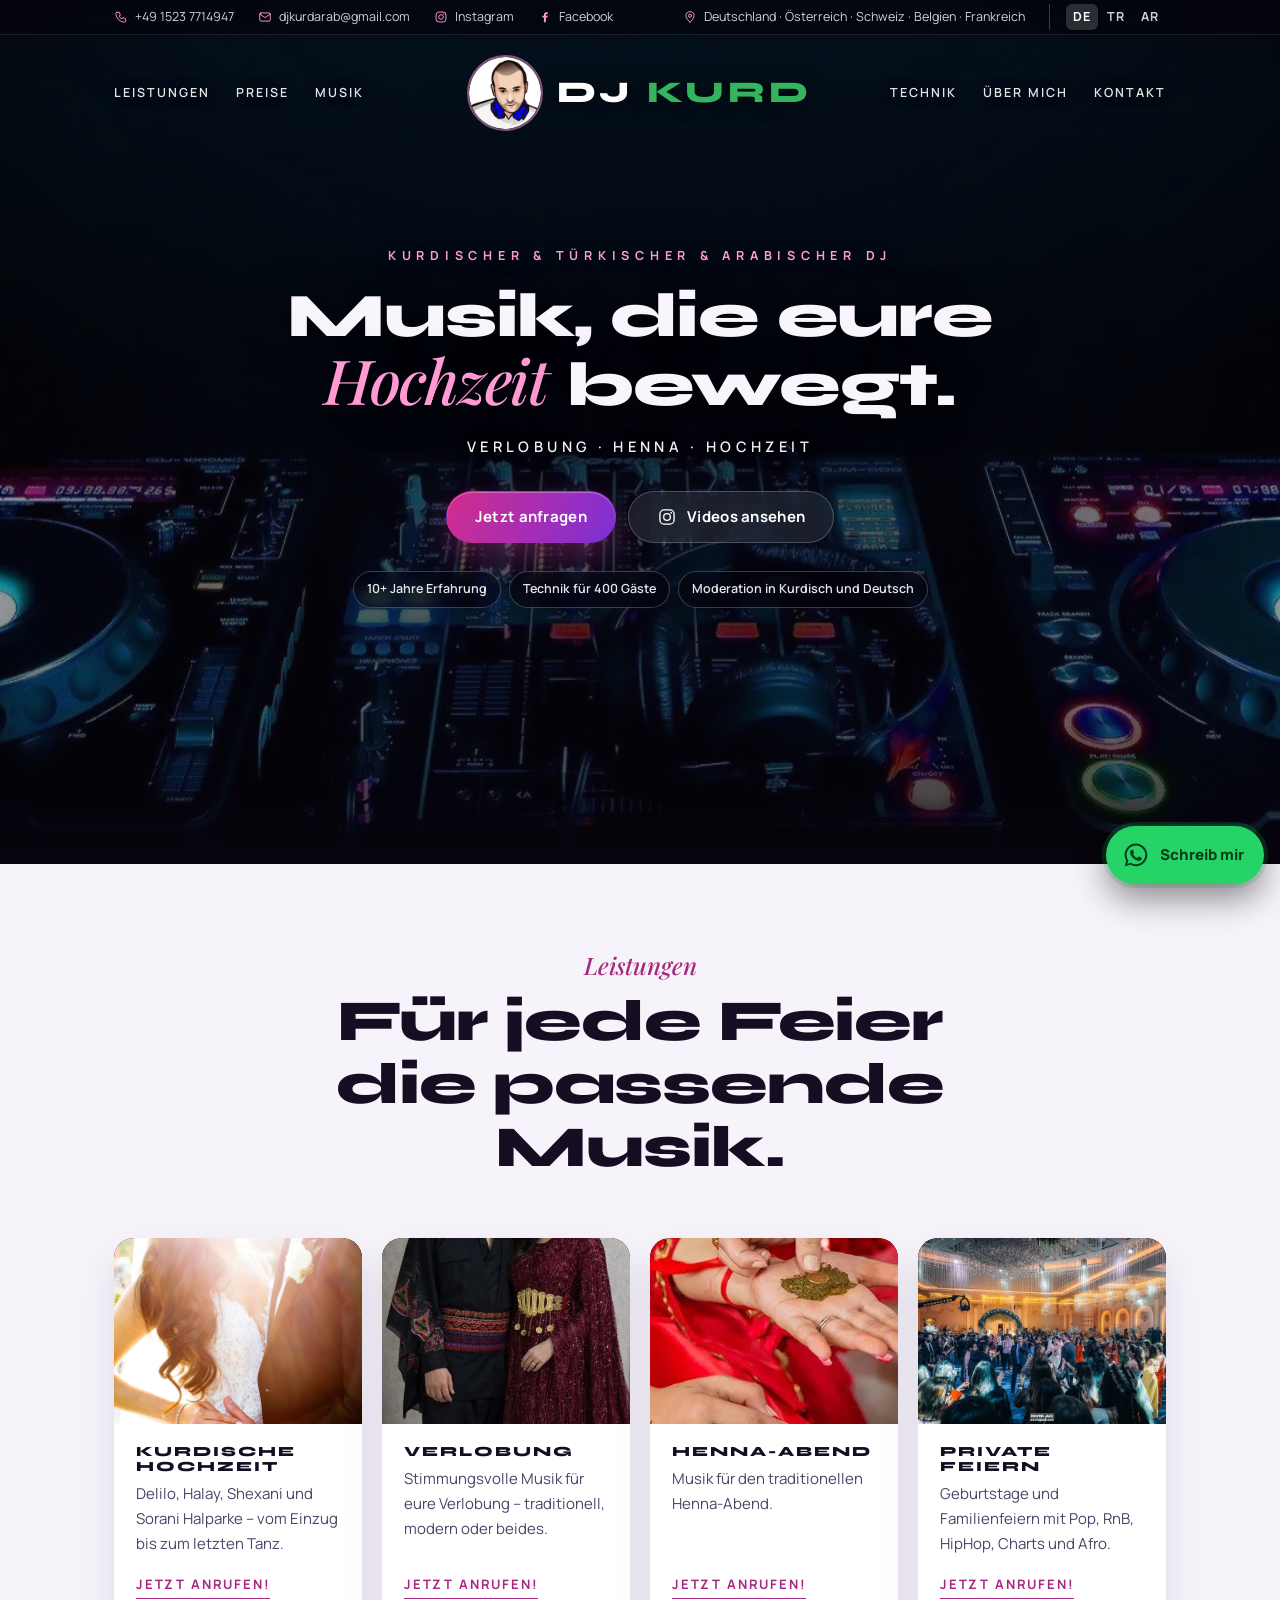
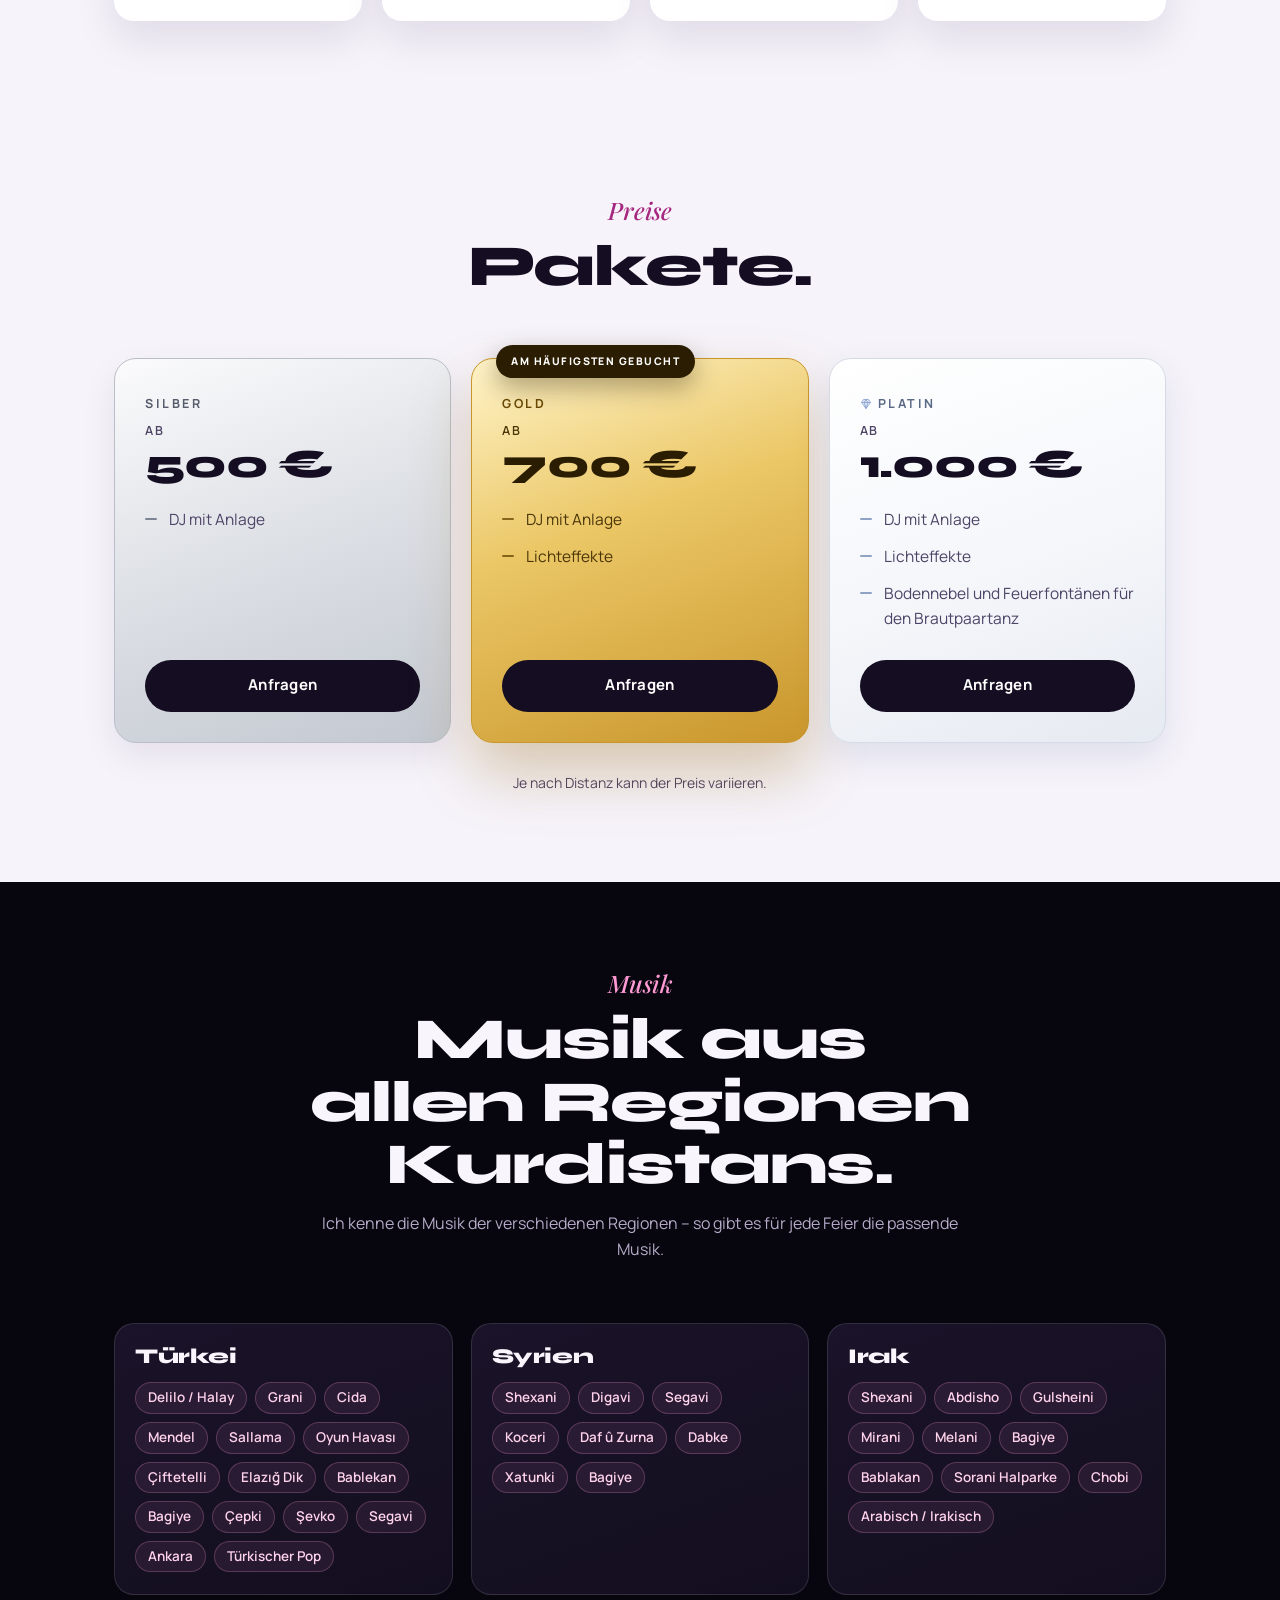
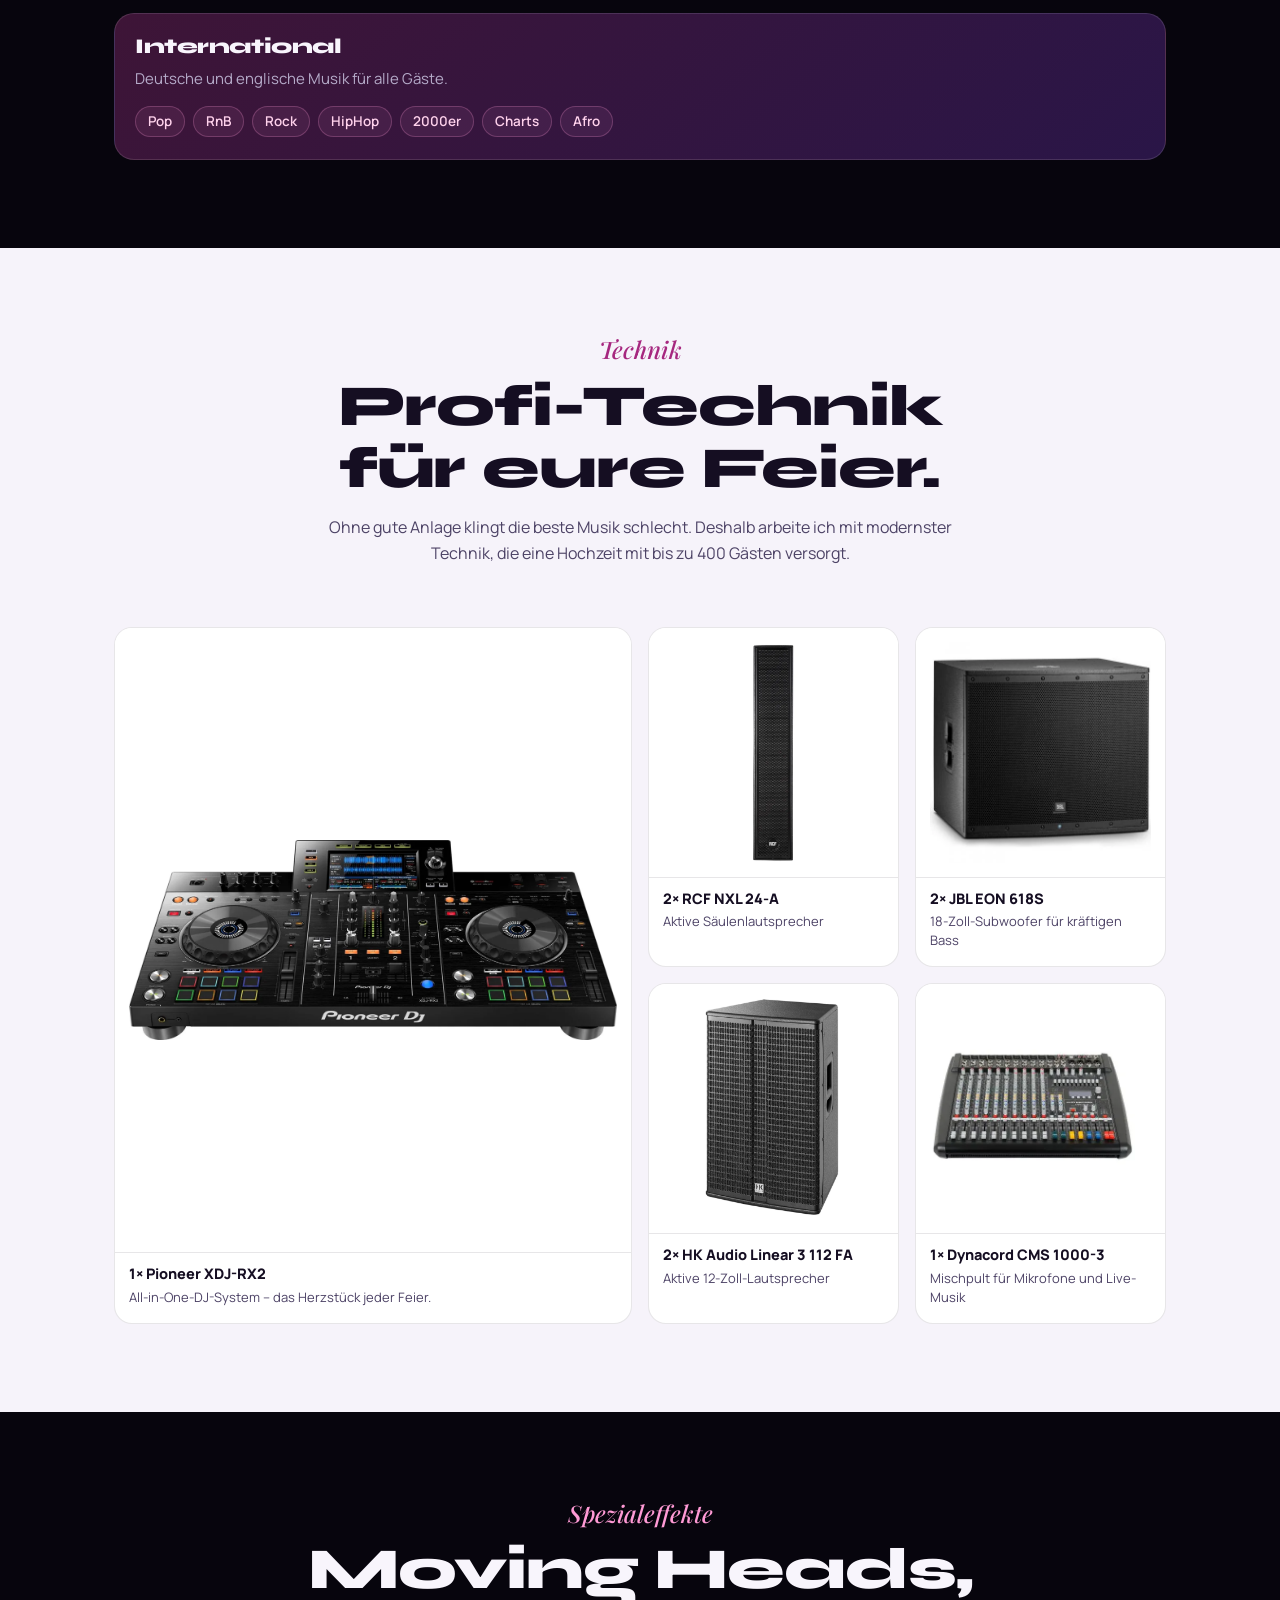
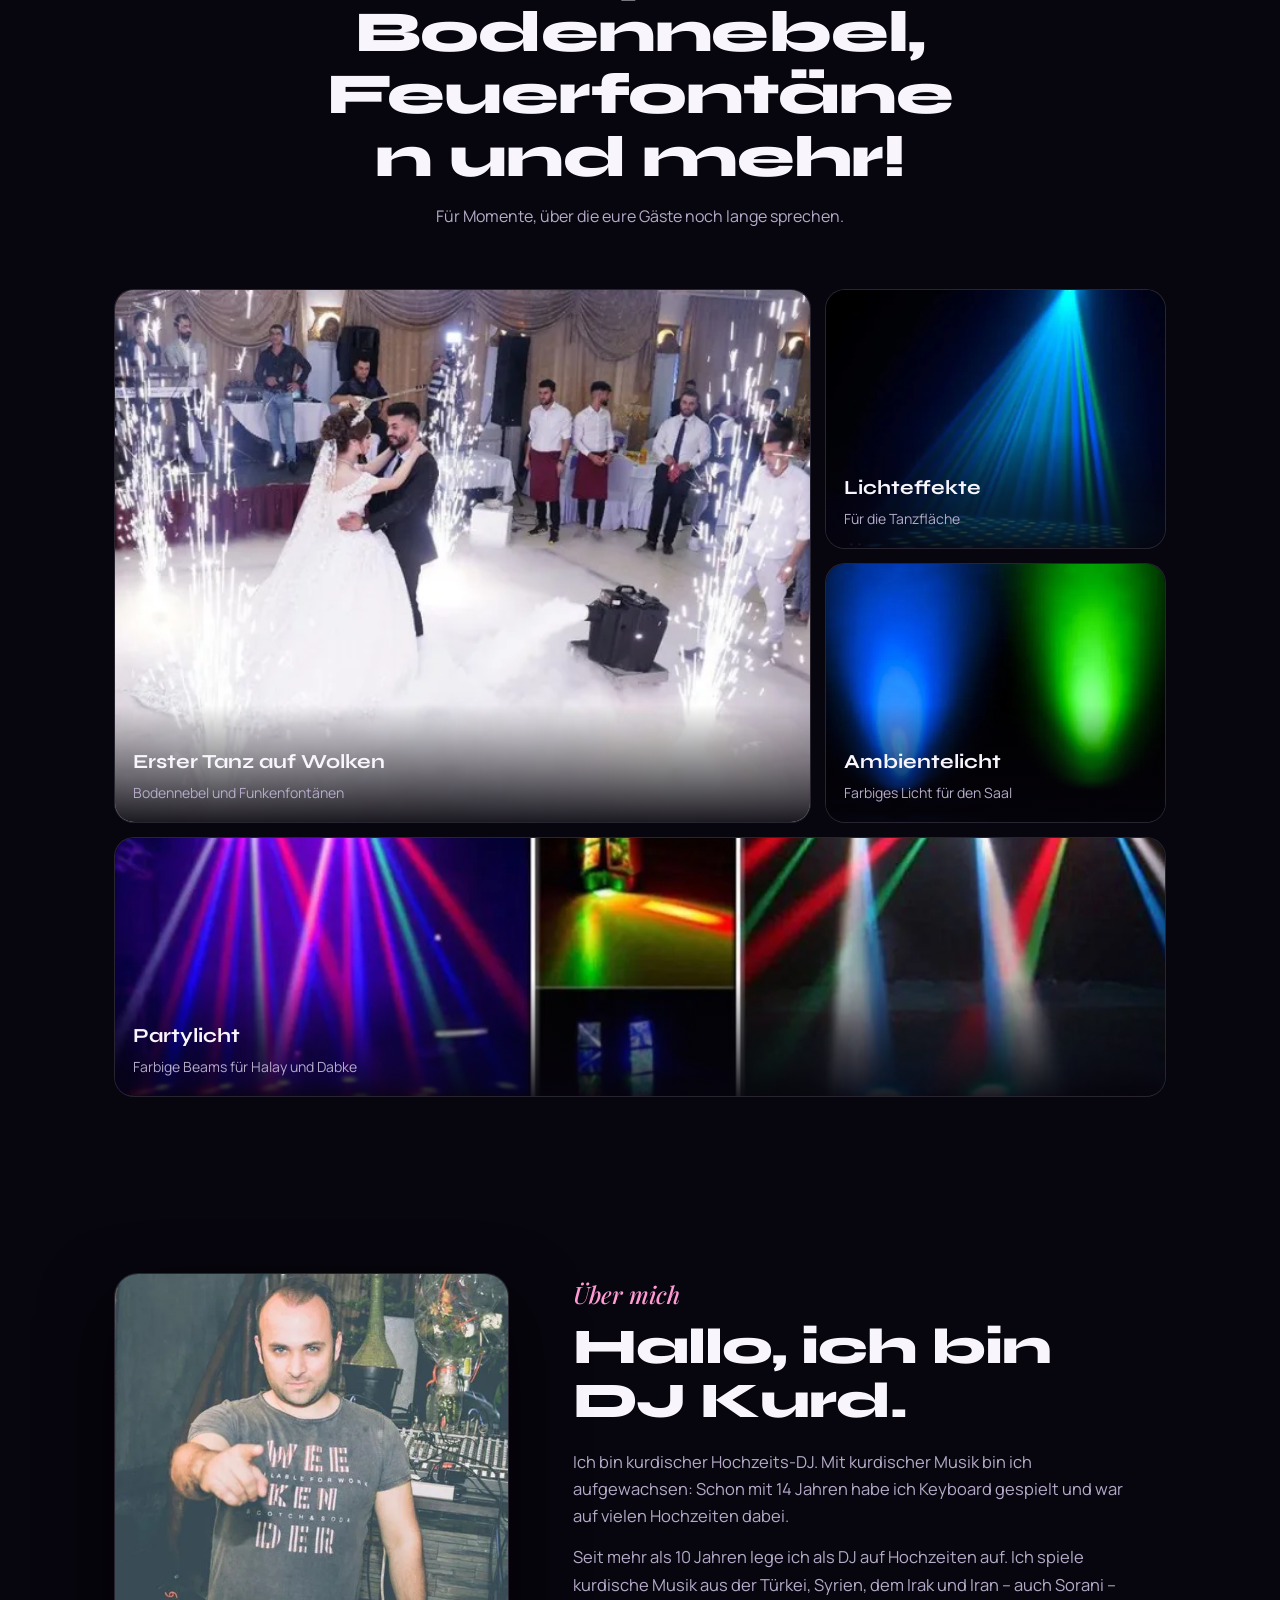
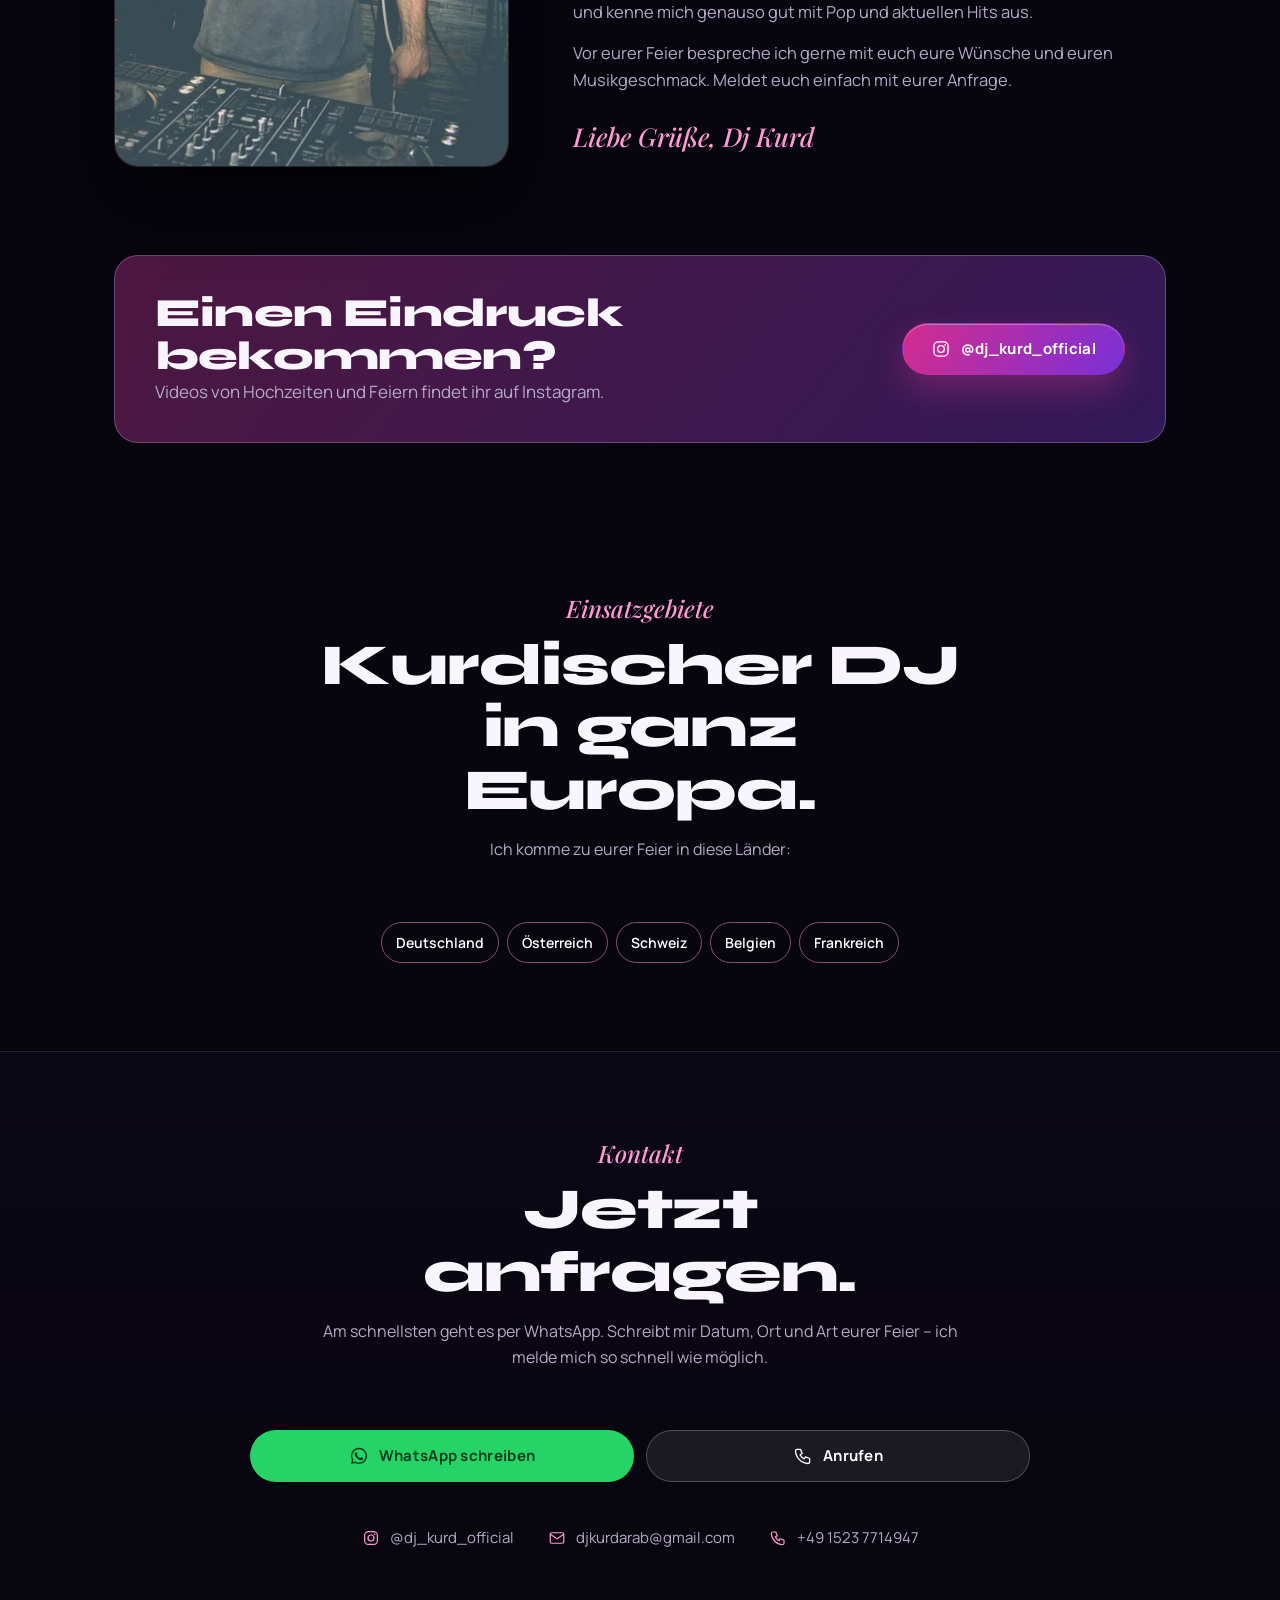
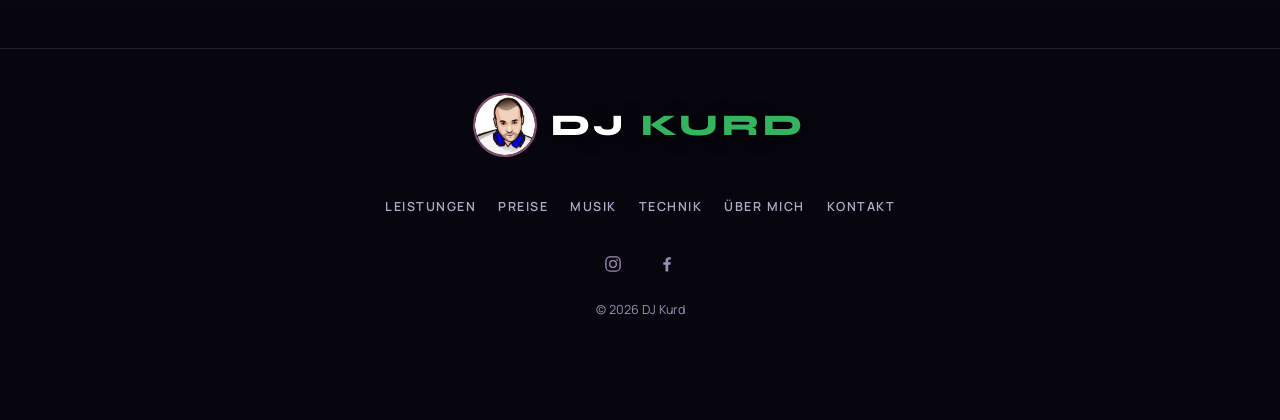
<file: index.html>
<!DOCTYPE html>
<html lang="de" dir="ltr">
<head>
<meta charset="utf-8">
<meta name="viewport" content="width=device-width, initial-scale=1, viewport-fit=cover">
<!-- PREVIEW: vor dem Livegang entfernen -->
<meta name="robots" content="noindex, nofollow">
<title>Kurdischer, Türkischer &amp; Arabischer DJ – DJ Kurd | Verlobung, Henna &amp; Hochzeit</title>
<meta name="description" content="DJ Kurd – kurdischer, türkischer und arabischer Hochzeits-DJ. Über 10 Jahre Erfahrung, Moderation in Kurdisch und Deutsch, Moving Heads, Bodennebel und Feuerfontänen. Deutschland, Österreich, Schweiz, Belgien und Frankreich.">
<meta property="og:title" content="DJ Kurd – Kurdischer, Türkischer &amp; Arabischer Hochzeits-DJ">
<meta property="og:description" content="Verlobung, Henna und Hochzeit in Deutschland, Österreich, der Schweiz, Belgien und Frankreich.">
<meta property="og:type" content="website">
<!--i18n:head-->
<link rel="canonical" href="https://www.djkurd.de/">
<link rel="alternate" hreflang="de" href="https://www.djkurd.de/">
<link rel="alternate" hreflang="tr" href="https://www.djkurd.de/tr/">
<link rel="alternate" hreflang="ar" href="https://www.djkurd.de/ar/">
<link rel="alternate" hreflang="x-default" href="https://www.djkurd.de/">
<meta property="og:url" content="https://www.djkurd.de/">
<meta property="og:locale" content="de_DE">
<meta property="og:locale:alternate" content="tr_TR">
<meta property="og:locale:alternate" content="ar_AR">
<meta property="og:image" content="https://www.djkurd.de/assets/img/og-image.jpg">
<!--/i18n:head-->
<meta name="theme-color" content="#07050d">
<link rel="icon" href="favicon.ico" sizes="any">
<link rel="apple-touch-icon" href="apple-touch-icon.png">
<link rel="preload" href="assets/fonts/syne-latin.woff2" as="font" type="font/woff2" crossorigin>
<link rel="preload" href="assets/fonts/manrope-latin.woff2" as="font" type="font/woff2" crossorigin>
<link rel="stylesheet" href="assets/site.css?v=7">
<!--i18n:jsonld-->
<script type="application/ld+json">
{"@context": "https://schema.org", "@type": "EntertainmentBusiness", "name": "DJ Kurd", "url": "https://www.djkurd.de/", "inLanguage": "de", "image": "https://www.djkurd.de/assets/img/og-image.jpg", "logo": "https://www.djkurd.de/assets/img/icon-512.png", "telephone": "+4915237714947", "email": "djkurdarab@gmail.com", "address": {"@type": "PostalAddress", "addressCountry": "DE"}, "areaServed": [{"@type": "Country", "name": "Deutschland"}, {"@type": "Country", "name": "Österreich"}, {"@type": "Country", "name": "Schweiz"}, {"@type": "Country", "name": "Belgien"}, {"@type": "Country", "name": "Frankreich"}], "knowsLanguage": ["ku", "de", "tr", "ar"], "sameAs": ["https://www.instagram.com/dj_kurd_official", "https://www.facebook.com/DJKURDIM"]}
</script>
<!--/i18n:jsonld-->
</head>
<body>
<a class="skip" href="#main">Zum Inhalt springen</a>
<svg style="display:none" aria-hidden="true">
  <symbol id="i-ig" viewBox="0 0 24 24"><g fill="none" stroke="currentColor" stroke-width="1.6"><rect x="3.5" y="3.5" width="17" height="17" rx="5"/><circle cx="12" cy="12" r="4"/><circle cx="17" cy="7" r="1.1" fill="currentColor" stroke="none"/></g></symbol>
  <symbol id="i-fb" viewBox="0 0 24 24"><path fill="currentColor" d="M13.5 21v-8h2.7l.4-3h-3.1V8.2c0-.9.3-1.5 1.5-1.5h1.7V4c-.3 0-1.3-.1-2.4-.1-2.4 0-4.1 1.5-4.1 4.2V10H7.5v3h2.7v8z"/></symbol>
  <symbol id="i-phone" viewBox="0 0 24 24"><path fill="none" stroke="currentColor" stroke-width="1.6" stroke-linecap="round" stroke-linejoin="round" d="M5 4h4l2 5-2.5 1.5a11 11 0 0 0 5 5L15 13l5 2v4a2 2 0 0 1-2 2A16 16 0 0 1 3 6a2 2 0 0 1 2-2z"/></symbol>
  <symbol id="i-mail" viewBox="0 0 24 24"><g fill="none" stroke="currentColor" stroke-width="1.6" stroke-linecap="round" stroke-linejoin="round"><rect x="3" y="5" width="18" height="14" rx="2"/><path d="M3 7l9 6 9-6"/></g></symbol>
  <symbol id="i-pin" viewBox="0 0 24 24"><g fill="none" stroke="currentColor" stroke-width="1.6" stroke-linecap="round" stroke-linejoin="round"><path d="M12 21s7-6.3 7-11a7 7 0 1 0-14 0c0 4.7 7 11 7 11z"/><circle cx="12" cy="10" r="2.6"/></g></symbol>
  <symbol id="i-wa" viewBox="0 0 24 24"><path fill="currentColor" d="M12 2.2A9.7 9.7 0 0 0 3.6 16.8L2.3 21.7l5-1.3A9.7 9.7 0 1 0 12 2.2zm0 17.7c-1.5 0-2.9-.4-4.1-1.1l-.3-.2-3 .8.8-2.9-.2-.3A8 8 0 1 1 12 19.9z"/><path fill="currentColor" d="M16.4 14.1c-.2-.1-1.4-.7-1.7-.8-.2-.1-.4-.1-.5.1l-.8.9c-.1.2-.3.2-.5.1a6.6 6.6 0 0 1-3.3-2.9c-.2-.4.2-.4.7-1.3.1-.2 0-.3 0-.4l-.8-1.8c-.2-.5-.4-.4-.5-.4h-.5a.9.9 0 0 0-.7.3 2.8 2.8 0 0 0-.9 2.1c0 1.2.9 2.4 1 2.6.1.2 1.8 2.7 4.3 3.8 1.6.7 2.2.7 3 .6.5-.1 1.4-.6 1.6-1.1.2-.6.2-1 .1-1.1l-.5-.3z"/></symbol>
  <symbol id="i-ms" viewBox="0 0 24 24"><path fill="currentColor" d="M12 2.2C6.5 2.2 2.2 6.3 2.2 11.7c0 2.8 1.2 5.3 3.1 7v3.1l2.9-1.6c1.2.3 2.4.5 3.8.5 5.5 0 9.8-4.1 9.8-9.5S17.5 2.2 12 2.2zm1 12.8-2.5-2.7-4.9 2.7 5.4-5.7 2.6 2.7 4.8-2.7L13 15z"/></symbol>
  <symbol id="i-x" viewBox="0 0 24 24"><path fill="none" stroke="currentColor" stroke-width="2.2" stroke-linecap="round" d="M6 6l12 12M18 6L6 18"/></symbol>
</svg>

<div class="top">
  <!--i18n:hint--><div class="lang-hint" id="lang-hint" hidden><a href="./"></a><button type="button" aria-label="Schließen">×</button></div><!--/i18n:hint-->
  <div class="topbar">
    <div class="wrap">
      <a href="tel:+4915237714947"><svg><use href="#i-phone"/></svg><bdi>+49 1523 7714947</bdi></a>
      <a href="mailto:djkurdarab@gmail.com"><svg><use href="#i-mail"/></svg><bdi>djkurdarab@gmail.com</bdi></a>
      <a href="https://www.instagram.com/dj_kurd_official" rel="noopener" target="_blank"><svg><use href="#i-ig"/></svg>Instagram</a>
      <a href="https://www.facebook.com/DJKURDIM" rel="noopener" target="_blank"><svg><use href="#i-fb"/></svg>Facebook</a>
      <span class="end"><svg><use href="#i-pin"/></svg><!--i18n:countries-->Deutschland · Österreich · Schweiz · Belgien · Frankreich<!--/i18n:countries--></span>
      <!--i18n:topbar-lang--><nav class="lang-inline" aria-label="Sprache"><a href="./" hreflang="de" lang="de" aria-current="true" data-suggest="Diese Seite auf Deutsch ansehen">DE</a><a href="tr/" hreflang="tr" lang="tr" data-suggest="Bu siteyi Türkçe görüntüleyin">TR</a><a href="ar/" hreflang="ar" lang="ar" dir="rtl" data-suggest="اعرض هذا الموقع بالعربية">AR</a></nav><!--/i18n:topbar-lang-->
    </div>
  </div>
  <header class="nav">
    <div class="wrap">
      <a class="brand" href="#start" aria-label="DJ Kurd, Startseite"><img src="apple-touch-icon.png" alt="" width="64" height="64"><span>DJ <b>KURD</b></span></a>
      <input type="checkbox" id="menu" class="menu-check" aria-label="Menü öffnen">
      <div class="nav-end">
        <a class="icon-btn" href="tel:+4915237714947" aria-label="Anrufen"><svg><use href="#i-phone"/></svg></a>
        <label for="menu" class="icon-btn menu-btn" aria-hidden="true"><span></span><span></span></label>
      </div>
      <div class="nav-menu">
        <!--i18n:menu-lang--><div class="lang" role="navigation" aria-label="Sprache"><a href="./" hreflang="de" lang="de" aria-current="true">Deutsch</a><a href="tr/" hreflang="tr" lang="tr">Türkçe</a><a href="ar/" hreflang="ar" lang="ar" dir="rtl">العربية</a></div><!--/i18n:menu-lang-->
        <nav class="nav-start" aria-label="Hauptmenü">
          <a href="#leistungen">Leistungen</a>
          <a href="#preise">Preise</a>
          <a href="#musik">Musik</a>
        </nav>
        <nav class="nav-end-links" aria-label="Weitere Seiten">
          <a href="#technik">Technik</a>
          <a href="#ueber-mich">Über mich</a>
          <a href="#kontakt">Kontakt</a>
        </nav>
        <a class="btn btn-wa" href="https://wa.me/4915237714947?text=Hallo%20DJ%20Kurd%2C%20ich%20interessiere%20mich%20f%C3%BCr%20eine%20Buchung." rel="noopener" target="_blank"><svg><use href="#i-wa"/></svg>WhatsApp schreiben</a>
      </div>
    </div>
  </header>
</div>

<main id="main">

<section class="hero" id="start" aria-labelledby="hero-h">
  <div class="hero-art" aria-hidden="true">
    <img class="stage" src="assets/img/hero-dj.webp" alt="" width="1259" height="736" fetchpriority="high">
  </div>
  <div class="wrap">
    <p class="eyebrow">Kurdischer &amp; Türkischer &amp; Arabischer DJ</p>
    <h1 id="hero-h">Musik, die eure <em>Hochzeit</em> bewegt.</h1>
    <p class="sub">Verlobung · Henna · Hochzeit</p>
    <div class="hero-actions">
      <a class="btn btn-pink" href="#kontakt">Jetzt anfragen</a>
      <a class="btn btn-ghost" href="https://www.instagram.com/dj_kurd_official" rel="noopener" target="_blank"><svg><use href="#i-ig"/></svg>Videos ansehen</a>
    </div>
    <ul class="trust">
      <li>10+ Jahre Erfahrung</li>
      <li>Technik für 400 Gäste</li>
      <li>Moderation in Kurdisch und Deutsch</li>
    </ul>
  </div>
</section>

<section class="sec paper services" id="leistungen" aria-labelledby="leistungen-h">
  <div class="wrap">
    <div class="head">
      <h2 id="leistungen-h"><span class="script">Leistungen</span>Für jede Feier die passende Musik.</h2>
    </div>
    <div class="svc-grid">
      <article class="svc">
        <div class="shot"><img src="assets/img/svc-hochzeit.webp" alt="Brautpaar Hand in Hand im Gegenlicht" width="1000" height="1500" loading="lazy"></div>
        <div class="body">
          <h3>Kurdische Hochzeit</h3>
          <p>Delilo, Halay, Shexani und Sorani Halparke – vom Einzug bis zum letzten Tanz.</p>
          <a class="link" href="tel:+4915237714947"><span>Jetzt anrufen!</span></a>
        </div>
      </article>
      <article class="svc">
        <div class="shot"><img src="assets/img/svc-verlobung-kurdisch.webp" alt="Verlobtes Paar in traditioneller kurdischer Kleidung" width="891" height="869" loading="lazy"></div>
        <div class="body">
          <h3>Verlobung</h3>
          <p>Stimmungsvolle Musik für eure Verlobung – traditionell, modern oder beides.</p>
          <a class="link" href="tel:+4915237714947"><span>Jetzt anrufen!</span></a>
        </div>
      </article>
      <article class="svc">
        <div class="shot"><img src="assets/img/svc-henna.webp" alt="Henna-Zeremonie mit rotem Kleid" width="330" height="440" loading="lazy"></div>
        <div class="body">
          <h3>Henna-Abend</h3>
          <p>Musik für den traditionellen Henna-Abend.</p>
          <a class="link" href="tel:+4915237714947"><span>Jetzt anrufen!</span></a>
        </div>
      </article>
      <article class="svc">
        <div class="shot"><img src="assets/img/svc-feier.webp" alt="Gäste tanzen im festlichen Saal" width="640" height="480" loading="lazy"></div>
        <div class="body">
          <h3>Private Feiern</h3>
          <p>Geburtstage und Familienfeiern mit Pop, RnB, HipHop, Charts und Afro.</p>
          <a class="link" href="tel:+4915237714947"><span>Jetzt anrufen!</span></a>
        </div>
      </article>
    </div>
  </div>
</section>

<section class="sec paper pricing" id="preise" aria-labelledby="preise-h">
  <div class="wrap">
    <div class="head">
      <h2 id="preise-h"><span class="script">Preise</span>Pakete.</h2>
    </div>
    <div class="price-grid">
      <article class="pk silver">
        <h3>Silber</h3>
        <p class="amount"><small>ab</small>500 €</p>
        <ul>
          <li>DJ mit Anlage</li>
        </ul>
        <a class="btn btn-ink" href="#kontakt">Anfragen</a>
      </article>
      <article class="pk gold featured">
        <span class="badge">Am häufigsten gebucht</span>
        <h3>Gold</h3>
        <p class="amount"><small>ab</small>700 €</p>
        <ul>
          <li>DJ mit Anlage</li>
          <li>Lichteffekte</li>
        </ul>
        <a class="btn btn-ink" href="#kontakt">Anfragen</a>
      </article>
      <article class="pk platinum">
        <h3><svg class="gem" width="12" height="12" viewBox="0 0 24 24" aria-hidden="true"><path d="M7 3h10l4 6-9 12L3 9z" fill="currentColor" fill-opacity=".18"/><path d="M7 3h10l4 6-9 12L3 9zM3 9h18M12 21 8.5 9 12 3l3.5 6L12 21" fill="none" stroke="currentColor" stroke-width="1.3" stroke-linejoin="round"/></svg>Platin</h3>
        <p class="amount"><small>ab</small>1.000 €</p>
        <ul>
          <li>DJ mit Anlage</li>
          <li>Lichteffekte</li>
          <li>Bodennebel und Feuerfontänen für den Brautpaartanz</li>
        </ul>
        <a class="btn btn-ink" href="#kontakt">Anfragen</a>
      </article>
    </div>
    <p class="note">Je nach Distanz kann der Preis variieren.</p>
  </div>
</section>

<section class="sec" id="musik" aria-labelledby="musik-h">
  <div class="wrap">
    <div class="head">
      <h2 id="musik-h"><span class="script">Musik</span>Musik aus allen Regionen Kurdistans.</h2>
      <p>Ich kenne die Musik der verschiedenen Regionen – so gibt es für jede Feier die passende Musik.</p>
    </div>
    <div class="region-grid">
      <article class="region">
        <h3>Türkei</h3>
        <ul class="chips">
          <li>Delilo / Halay</li><li>Grani</li><li>Cida</li><li>Mendel</li><li>Sallama</li><li>Oyun Havası</li><li>Çiftetelli</li><li>Elazığ Dik</li><li>Bablekan</li><li>Bagiye</li><li>Çepki</li><li>Şevko</li><li>Segavi</li><li>Ankara</li><li>Türkischer Pop</li>
        </ul>
      </article>
      <article class="region">
        <h3>Syrien</h3>
        <ul class="chips">
          <li>Shexani</li><li>Digavi</li><li>Segavi</li><li>Koceri</li><li>Daf û Zurna</li><li>Dabke</li><li>Xatunki</li><li>Bagiye</li>
        </ul>
      </article>
      <article class="region">
        <h3>Irak</h3>
        <ul class="chips">
          <li>Shexani</li><li>Abdisho</li><li>Gulsheini</li><li>Mirani</li><li>Melani</li><li>Bagiye</li><li>Bablakan</li><li>Sorani Halparke</li><li>Chobi</li><li>Arabisch / Irakisch</li>
        </ul>
      </article>
      <article class="region wide">
        <h3>International</h3>
        <p>Deutsche und englische Musik für alle Gäste.</p>
        <ul class="chips">
          <li>Pop</li><li>RnB</li><li>Rock</li><li>HipHop</li><li>2000er</li><li>Charts</li><li>Afro</li>
        </ul>
      </article>
    </div>
  </div>
</section>

<section class="sec paper" id="technik" aria-labelledby="technik-h">
  <div class="wrap">
    <div class="head">
      <h2 id="technik-h"><span class="script">Technik</span>Profi-Technik für eure Feier.</h2>
      <p>Ohne gute Anlage klingt die beste Musik schlecht. Deshalb arbeite ich mit modernster Technik, die eine Hochzeit mit bis zu 400 Gästen versorgt.</p>
    </div>
    <div class="gear-grid">
      <article class="gear lead">
        <div class="pic"><img src="assets/img/pioneer-xdj-rx2.webp" alt="Pioneer XDJ-RX2 DJ-System" width="1200" height="491" loading="lazy"></div>
        <div class="body"><h3>1× Pioneer XDJ-RX2</h3><p>All-in-One-DJ-System – das Herzstück jeder Feier.</p></div>
      </article>
      <article class="gear">
        <div class="pic"><img src="assets/img/lautsprecher.webp" alt="RCF NXL 24-A Säulenlautsprecher" width="182" height="811" loading="lazy"></div>
        <div class="body"><h3>2× RCF NXL 24-A</h3><p>Aktive Säulenlautsprecher</p></div>
      </article>
      <article class="gear">
        <div class="pic"><img src="assets/img/subwoofer.webp" alt="JBL EON 618S Subwoofer" width="450" height="450" loading="lazy"></div>
        <div class="body"><h3>2× JBL EON 618S</h3><p>18-Zoll-Subwoofer für kräftigen Bass</p></div>
      </article>
      <article class="gear">
        <div class="pic"><img src="assets/img/monitore.webp" alt="HK Audio Linear 3 112 FA Lautsprecher" width="549" height="760" loading="lazy"></div>
        <div class="body"><h3>2× HK Audio Linear 3 112 FA</h3><p>Aktive 12-Zoll-Lautsprecher</p></div>
      </article>
      <article class="gear">
        <div class="pic"><img src="assets/img/mixer.webp" alt="Dynacord CMS 1000-3 Mischpult" width="466" height="329" loading="lazy"></div>
        <div class="body"><h3>1× Dynacord CMS 1000-3</h3><p>Mischpult für Mikrofone und Live-Musik</p></div>
      </article>
    </div>
  </div>
</section>

<section class="sec" id="effekte" aria-labelledby="effekte-h">
  <div class="wrap">
    <div class="head">
      <h2 id="effekte-h"><span class="script">Spezialeffekte</span>Moving Heads, Bodennebel, Feuerfontänen und mehr!</h2>
      <p>Für Momente, über die eure Gäste noch lange sprechen.</p>
    </div>
    <div class="fx-grid">
      <figure class="fx hero-fx">
        <img src="assets/img/bodennebel.webp" alt="Brautpaar beim ersten Tanz mit Bodennebel und Funkenfontänen" width="583" height="439" loading="lazy">
        <figcaption><b>Erster Tanz auf Wolken</b><span>Bodennebel und Funkenfontänen</span></figcaption>
      </figure>
      <figure class="fx">
        <img src="assets/img/licht-1.webp" alt="Lichteffekt mit Lichtpunkten auf der Tanzfläche" width="402" height="400" loading="lazy">
        <figcaption><b>Lichteffekte</b><span>Für die Tanzfläche</span></figcaption>
      </figure>
      <figure class="fx">
        <img src="assets/img/licht-3.webp" alt="Blaues und grünes Ambientelicht" width="550" height="400" loading="lazy">
        <figcaption><b>Ambientelicht</b><span>Farbiges Licht für den Saal</span></figcaption>
      </figure>
      <figure class="fx wide">
        <img src="assets/img/licht-2.webp" alt="Bunte Lichtstrahlen einer Partylichtanlage" width="1009" height="400" loading="lazy">
        <figcaption><b>Partylicht</b><span>Farbige Beams für Halay und Dabke</span></figcaption>
      </figure>
    </div>
  </div>
</section>

<section class="sec about" id="ueber-mich" aria-labelledby="about-h">
  <div class="wrap about-wrap">
    <div class="portrait"><img src="assets/img/dj-kurd-portrait.webp" alt="DJ Kurd am DJ-Pult" width="526" height="789" loading="lazy"></div>
    <div>
      <h2 id="about-h"><span class="script">Über mich</span>Hallo, ich bin DJ Kurd.</h2>
      <p>Ich bin kurdischer Hochzeits-DJ. Mit kurdischer Musik bin ich aufgewachsen: Schon mit 14 Jahren habe ich Keyboard gespielt und war auf vielen Hochzeiten dabei.</p>
      <p>Seit mehr als 10 Jahren lege ich als DJ auf Hochzeiten auf. Ich spiele kurdische Musik aus der Türkei, Syrien, dem Irak und Iran – auch Sorani – und kenne mich genauso gut mit Pop und aktuellen Hits aus.</p>
      <p>Vor eurer Feier bespreche ich gerne mit euch eure Wünsche und euren Musikgeschmack. Meldet euch einfach mit eurer Anfrage.</p>
      <p class="sign">Liebe Grüße, Dj Kurd</p>
    </div>
  </div>
</section>

<section class="insta" aria-labelledby="insta-h">
  <div class="wrap">
    <div class="insta-card">
      <div>
        <h2 id="insta-h">Einen Eindruck bekommen?</h2>
        <p>Videos von Hochzeiten und Feiern findet ihr auf Instagram.</p>
      </div>
      <a class="btn btn-pink" href="https://www.instagram.com/dj_kurd_official" rel="noopener" target="_blank"><svg><use href="#i-ig"/></svg><bdi>@dj_kurd_official</bdi></a>
    </div>
  </div>
</section>

<section class="sec areas" id="einsatzgebiete" aria-labelledby="areas-h">
  <div class="wrap">
    <!--i18n:areas-->
    <div class="head">
      <h2 id="areas-h"><span class="script">Einsatzgebiete</span>Kurdischer DJ in ganz Europa.</h2>
      <p>Ich komme zu eurer Feier in diese Länder:</p>
    </div>
    <ul class="city-list">
      <li class="country">Deutschland</li><li class="country">Österreich</li><li class="country">Schweiz</li><li class="country">Belgien</li><li class="country">Frankreich</li>
    </ul>
    <!--/i18n:areas-->
  </div>
</section>

<section class="sec contact" id="kontakt" aria-labelledby="kontakt-h">
  <div class="wrap">
    <div class="head">
      <h2 id="kontakt-h"><span class="script">Kontakt</span>Jetzt anfragen.</h2>
      <p>Am schnellsten geht es per WhatsApp. Schreibt mir Datum, Ort und Art eurer Feier – ich melde mich so schnell wie möglich.</p>
    </div>
    <div class="quick">
      <a class="btn btn-wa" href="https://wa.me/4915237714947?text=Hallo%20DJ%20Kurd%2C%20ich%20interessiere%20mich%20f%C3%BCr%20eine%20Buchung." rel="noopener" target="_blank"><svg><use href="#i-wa"/></svg>WhatsApp schreiben</a>
      <a class="btn btn-ghost" href="tel:+4915237714947"><svg><use href="#i-phone"/></svg>Anrufen</a>
    </div>
    <div class="direct">
      <a href="https://www.instagram.com/dj_kurd_official" rel="noopener" target="_blank"><svg><use href="#i-ig"/></svg><bdi>@dj_kurd_official</bdi></a>
      <a href="mailto:djkurdarab@gmail.com"><svg><use href="#i-mail"/></svg><bdi>djkurdarab@gmail.com</bdi></a>
      <a href="tel:+4915237714947"><svg><use href="#i-phone"/></svg><bdi>+49 1523 7714947</bdi></a>
    </div>
  </div>
</section>

</main>

<footer class="site">
  <div class="wrap">
    <a class="brand" href="#start"><img src="apple-touch-icon.png" alt="" width="64" height="64"><span>DJ <b>KURD</b></span></a>
    <nav aria-label="Footer">
      <a href="#leistungen">Leistungen</a>
      <a href="#preise">Preise</a>
      <a href="#musik">Musik</a>
      <a href="#technik">Technik</a>
      <a href="#ueber-mich">Über mich</a>
      <a href="#kontakt">Kontakt</a>
    </nav>
    <div class="social">
      <a href="https://www.instagram.com/dj_kurd_official" rel="noopener" target="_blank" aria-label="Instagram"><svg><use href="#i-ig"/></svg></a>
      <a href="https://www.facebook.com/DJKURDIM" rel="noopener" target="_blank" aria-label="Facebook"><svg><use href="#i-fb"/></svg></a>
    </div>
    <small>© 2026 DJ Kurd</small>
  </div>
</footer>

<details class="chat" id="chat">
  <summary aria-label="Chat öffnen"><svg class="open-ic"><use href="#i-wa"/></svg><svg class="x"><use href="#i-x"/></svg><span class="open-ic">Schreib mir</span></summary>
  <div class="chat-menu">
    <p><b>Hallo! 👋</b>Wie möchtet ihr mich erreichen?</p>
    <a class="wa" href="https://wa.me/4915237714947?text=Hallo%20DJ%20Kurd%2C%20ich%20interessiere%20mich%20f%C3%BCr%20eine%20Buchung." rel="noopener" target="_blank"><svg><use href="#i-wa"/></svg><span>WhatsApp<small>Meist schnellste Antwort</small></span></a>
    <a class="ms" href="https://m.me/DJKURDIM" rel="noopener" target="_blank"><svg><use href="#i-ms"/></svg><span>Messenger<small>Über Facebook</small></span></a>
  </div>
</details>

<script>
(function () {
  var menu = document.getElementById('menu');
  var chat = document.getElementById('chat');

  // Close the mobile menu after choosing a link.
  document.querySelectorAll('.nav-menu a').forEach(function (a) {
    a.addEventListener('click', function () { menu.checked = false; });
  });

  // Close the chat popup when tapping elsewhere or pressing Escape.
  document.addEventListener('click', function (e) { if (chat.open && !chat.contains(e.target)) chat.open = false; });
  document.addEventListener('keydown', function (e) { if (e.key === 'Escape') chat.open = false; });

  // Suggest the visitor's own language (never redirects automatically).
  var hint = document.getElementById('lang-hint');
  if (hint) {
    var dismissed = false;
    try { dismissed = localStorage.getItem('langHint') === 'off'; } catch (e) {}
    var here = document.documentElement.lang;
    var prefs = (navigator.languages || [navigator.language || '']).map(function (l) { return String(l).slice(0, 2).toLowerCase(); });
    var links = {};
    document.querySelectorAll('.lang-inline a[hreflang]').forEach(function (a) { links[a.hreflang] = a; });
    for (var i = 0; i < prefs.length && !dismissed; i++) {
      if (prefs[i] === here) break;
      var a = links[prefs[i]];
      if (a) {
        var go = hint.querySelector('a');
        go.href = a.getAttribute('href');
        go.textContent = a.dataset.suggest;
        go.lang = a.hreflang;
        go.dir = a.hreflang === 'ar' ? 'rtl' : 'ltr';
        hint.hidden = false;
        document.documentElement.classList.add('has-hint');
        break;
      }
    }
    hint.querySelector('button').addEventListener('click', function () {
      hint.hidden = true;
      document.documentElement.classList.remove('has-hint');
      try { localStorage.setItem('langHint', 'off'); } catch (e) {}
    });
  }
})();
</script>
</body>
</html>
</file>
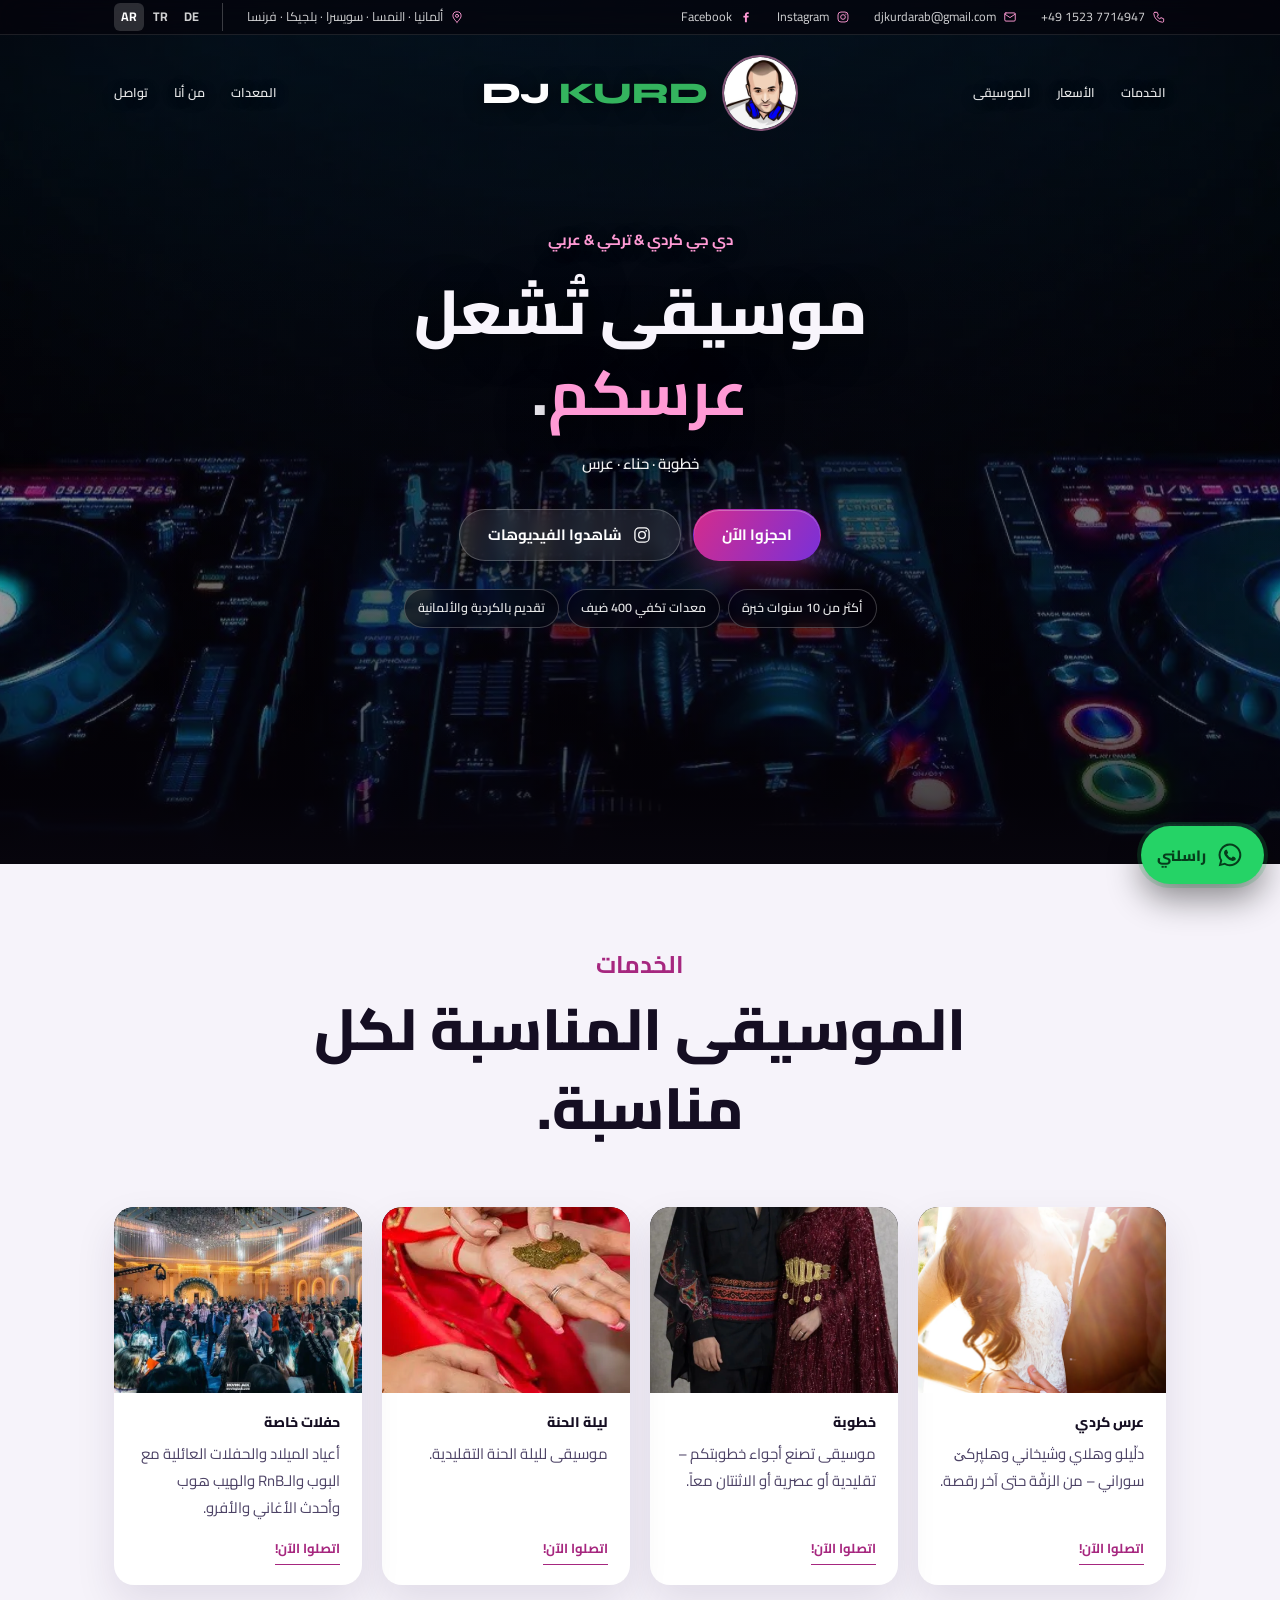
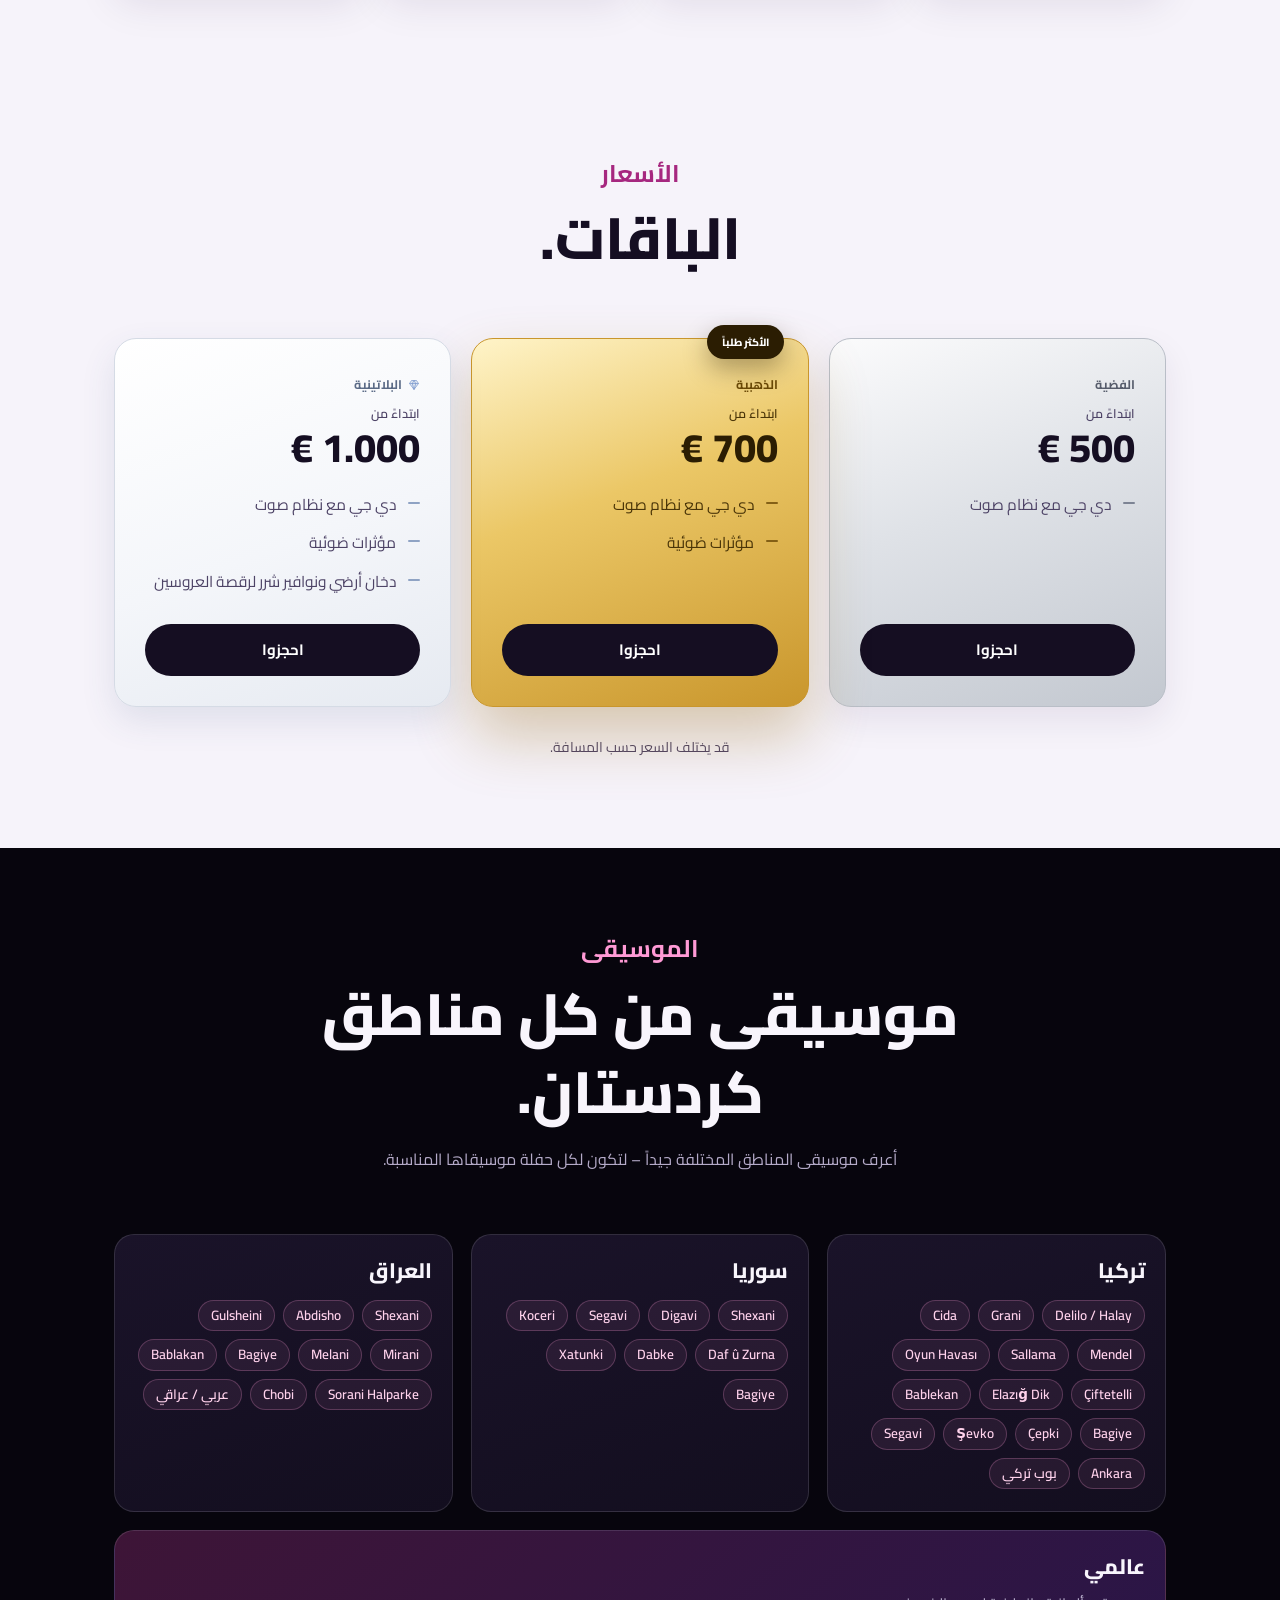
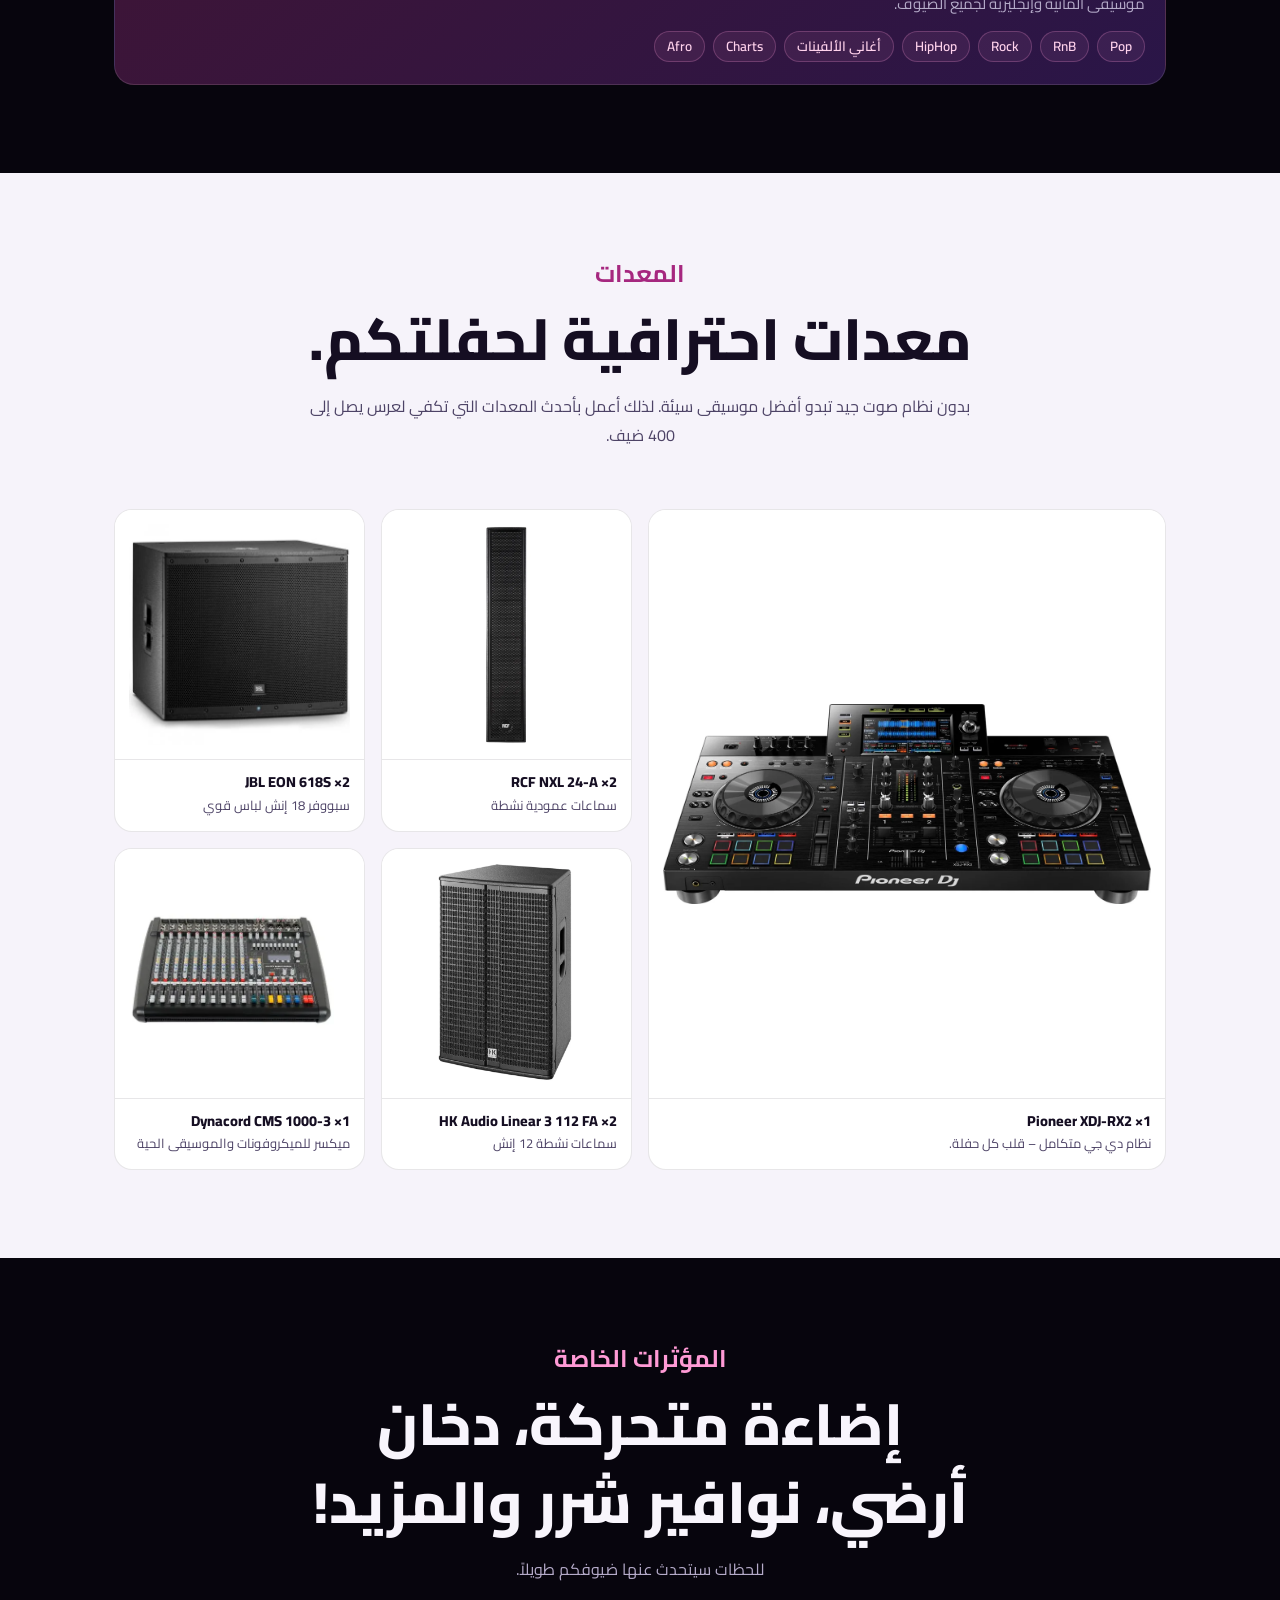
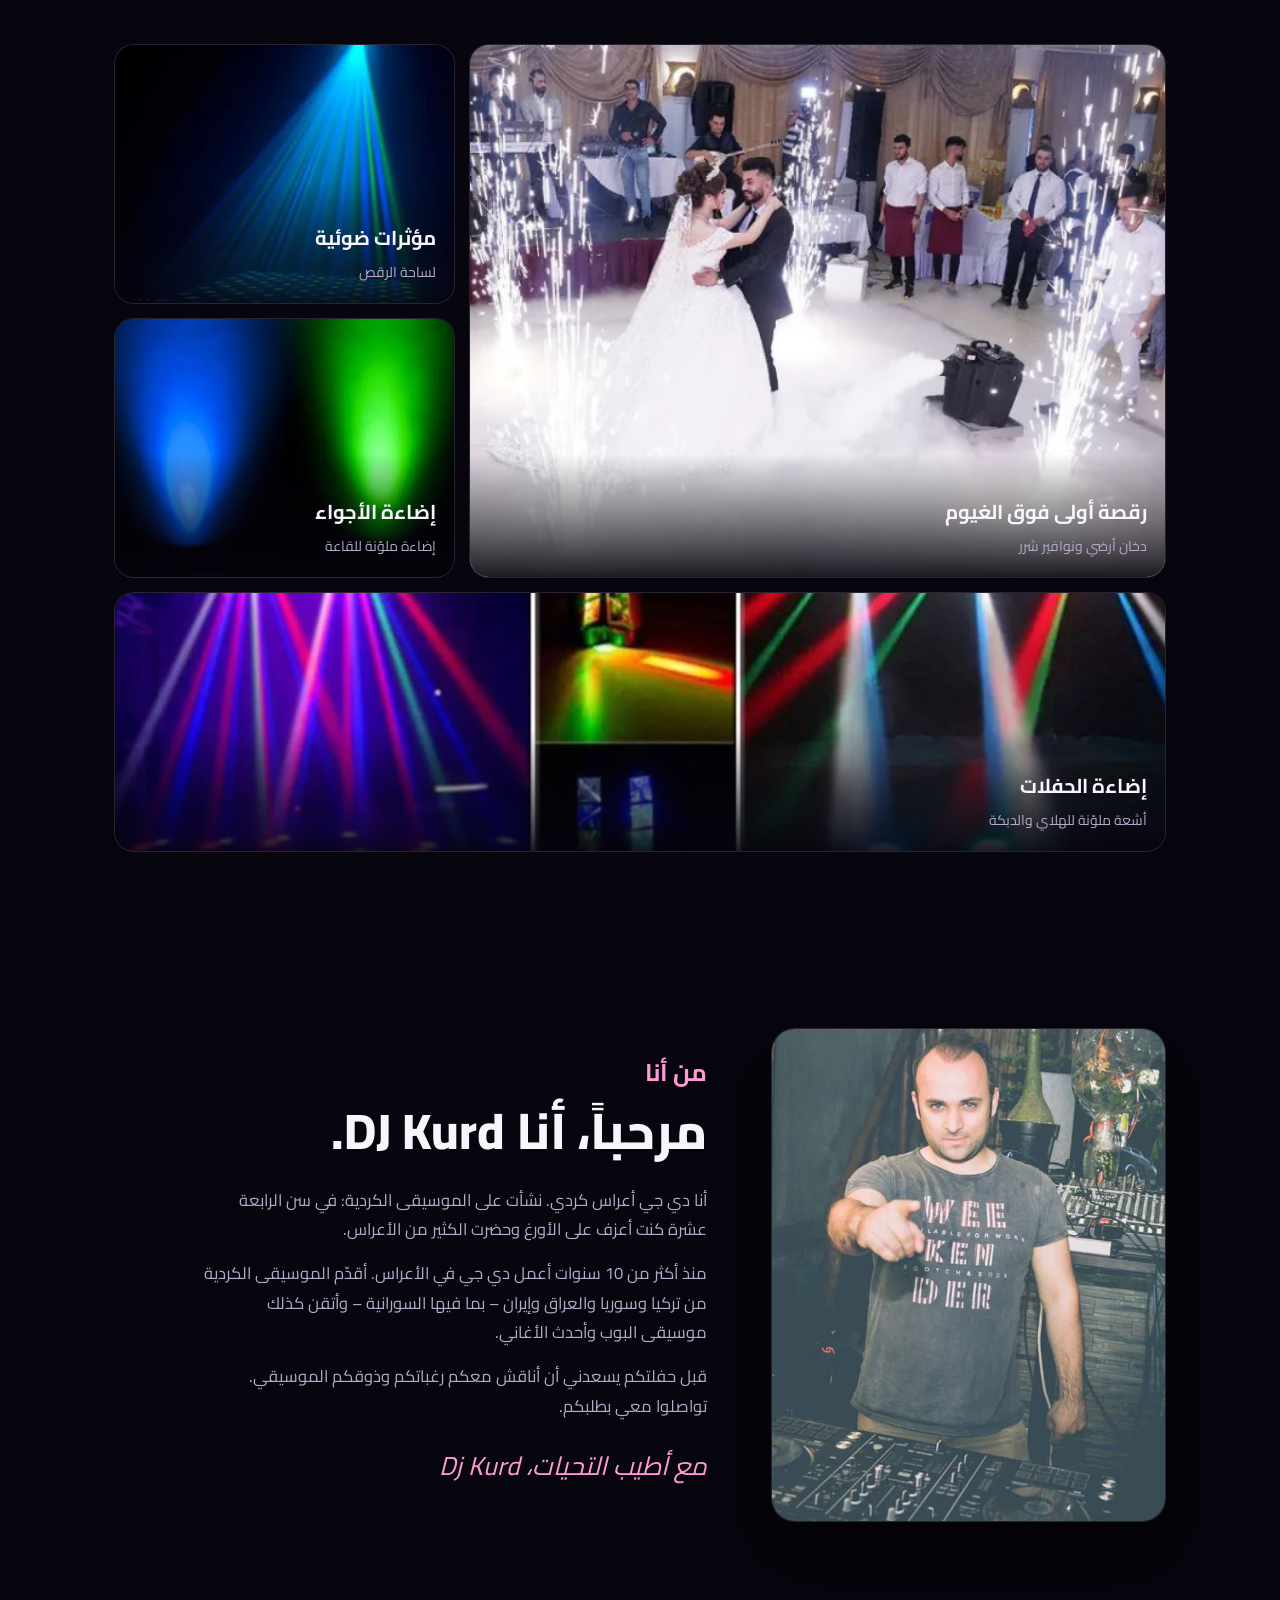
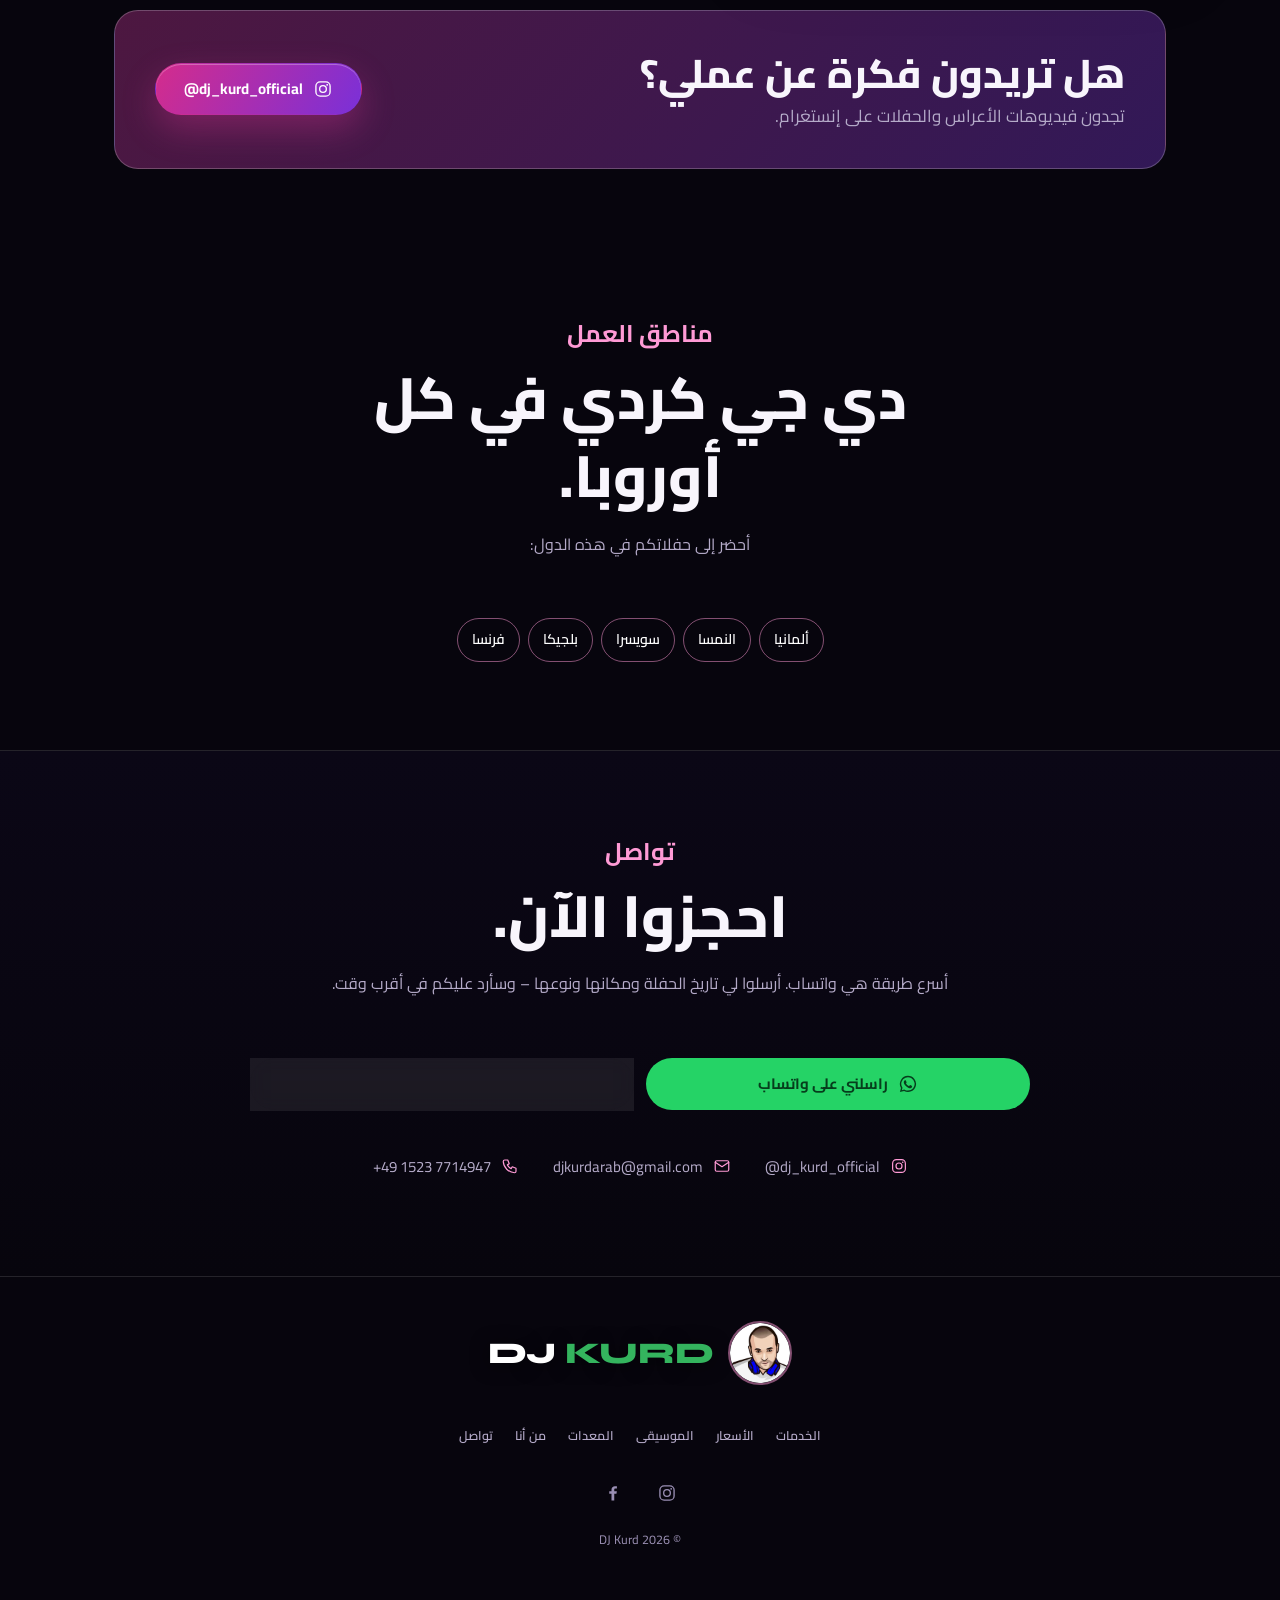
<file: ar/index.html>
<!DOCTYPE html>
<html lang="ar" dir="rtl">
<head>
<meta charset="utf-8">
<meta name="viewport" content="width=device-width, initial-scale=1, viewport-fit=cover">
<!-- PREVIEW: vor dem Livegang entfernen -->
<meta name="robots" content="noindex, nofollow">
<title>دي جي كردي وتركي وعربي – DJ Kurd | خطوبة وحناء وأعراس</title>
<meta name="description" content="DJ Kurd – دي جي أعراس كردي وتركي وعربي. خبرة تزيد على 10 سنوات، تقديم بالكردية والألمانية، إضاءة متحركة (Moving Heads)، دخان أرضي ونوافير شرر. ألمانيا والنمسا وسويسرا وبلجيكا وفرنسا.">
<meta property="og:title" content="DJ Kurd – دي جي أعراس كردي وتركي وعربي">
<meta property="og:description" content="خطوبة وحناء وأعراس في ألمانيا والنمسا وسويسرا وبلجيكا وفرنسا.">
<meta property="og:type" content="website">
<!--i18n:head-->
<link rel="canonical" href="https://www.djkurd.de/ar/">
<link rel="alternate" hreflang="de" href="https://www.djkurd.de/">
<link rel="alternate" hreflang="tr" href="https://www.djkurd.de/tr/">
<link rel="alternate" hreflang="ar" href="https://www.djkurd.de/ar/">
<link rel="alternate" hreflang="x-default" href="https://www.djkurd.de/">
<meta property="og:url" content="https://www.djkurd.de/ar/">
<meta property="og:locale" content="ar_AR">
<meta property="og:locale:alternate" content="de_DE">
<meta property="og:locale:alternate" content="tr_TR">
<meta property="og:image" content="https://www.djkurd.de/assets/img/og-image.jpg">
<!--/i18n:head-->
<meta name="theme-color" content="#07050d">
<link rel="icon" href="../favicon.ico" sizes="any">
<link rel="apple-touch-icon" href="../apple-touch-icon.png">
<link rel="preload" href="../assets/fonts/syne-latin.woff2" as="font" type="font/woff2" crossorigin>
<link rel="preload" href="../assets/fonts/manrope-latin.woff2" as="font" type="font/woff2" crossorigin>
<link rel="stylesheet" href="../assets/site.css?v=7">
<!--i18n:jsonld-->
<script type="application/ld+json">
{"@context": "https://schema.org", "@type": "EntertainmentBusiness", "name": "DJ Kurd", "url": "https://www.djkurd.de/ar/", "inLanguage": "ar", "image": "https://www.djkurd.de/assets/img/og-image.jpg", "logo": "https://www.djkurd.de/assets/img/icon-512.png", "telephone": "+4915237714947", "email": "djkurdarab@gmail.com", "address": {"@type": "PostalAddress", "addressCountry": "DE"}, "areaServed": [{"@type": "Country", "name": "ألمانيا"}, {"@type": "Country", "name": "النمسا"}, {"@type": "Country", "name": "سويسرا"}, {"@type": "Country", "name": "بلجيكا"}, {"@type": "Country", "name": "فرنسا"}], "knowsLanguage": ["ku", "de", "tr", "ar"], "sameAs": ["https://www.instagram.com/dj_kurd_official", "https://www.facebook.com/DJKURDIM"]}
</script>
<!--/i18n:jsonld-->
</head>
<body>
<a class="skip" href="#main">انتقل إلى المحتوى</a>
<svg style="display:none" aria-hidden="true">
  <symbol id="i-ig" viewBox="0 0 24 24"><g fill="none" stroke="currentColor" stroke-width="1.6"><rect x="3.5" y="3.5" width="17" height="17" rx="5"/><circle cx="12" cy="12" r="4"/><circle cx="17" cy="7" r="1.1" fill="currentColor" stroke="none"/></g></symbol>
  <symbol id="i-fb" viewBox="0 0 24 24"><path fill="currentColor" d="M13.5 21v-8h2.7l.4-3h-3.1V8.2c0-.9.3-1.5 1.5-1.5h1.7V4c-.3 0-1.3-.1-2.4-.1-2.4 0-4.1 1.5-4.1 4.2V10H7.5v3h2.7v8z"/></symbol>
  <symbol id="i-phone" viewBox="0 0 24 24"><path fill="none" stroke="currentColor" stroke-width="1.6" stroke-linecap="round" stroke-linejoin="round" d="M5 4h4l2 5-2.5 1.5a11 11 0 0 0 5 5L15 13l5 2v4a2 2 0 0 1-2 2A16 16 0 0 1 3 6a2 2 0 0 1 2-2z"/></symbol>
  <symbol id="i-mail" viewBox="0 0 24 24"><g fill="none" stroke="currentColor" stroke-width="1.6" stroke-linecap="round" stroke-linejoin="round"><rect x="3" y="5" width="18" height="14" rx="2"/><path d="M3 7l9 6 9-6"/></g></symbol>
  <symbol id="i-pin" viewBox="0 0 24 24"><g fill="none" stroke="currentColor" stroke-width="1.6" stroke-linecap="round" stroke-linejoin="round"><path d="M12 21s7-6.3 7-11a7 7 0 1 0-14 0c0 4.7 7 11 7 11z"/><circle cx="12" cy="10" r="2.6"/></g></symbol>
  <symbol id="i-wa" viewBox="0 0 24 24"><path fill="currentColor" d="M12 2.2A9.7 9.7 0 0 0 3.6 16.8L2.3 21.7l5-1.3A9.7 9.7 0 1 0 12 2.2zm0 17.7c-1.5 0-2.9-.4-4.1-1.1l-.3-.2-3 .8.8-2.9-.2-.3A8 8 0 1 1 12 19.9z"/><path fill="currentColor" d="M16.4 14.1c-.2-.1-1.4-.7-1.7-.8-.2-.1-.4-.1-.5.1l-.8.9c-.1.2-.3.2-.5.1a6.6 6.6 0 0 1-3.3-2.9c-.2-.4.2-.4.7-1.3.1-.2 0-.3 0-.4l-.8-1.8c-.2-.5-.4-.4-.5-.4h-.5a.9.9 0 0 0-.7.3 2.8 2.8 0 0 0-.9 2.1c0 1.2.9 2.4 1 2.6.1.2 1.8 2.7 4.3 3.8 1.6.7 2.2.7 3 .6.5-.1 1.4-.6 1.6-1.1.2-.6.2-1 .1-1.1l-.5-.3z"/></symbol>
  <symbol id="i-ms" viewBox="0 0 24 24"><path fill="currentColor" d="M12 2.2C6.5 2.2 2.2 6.3 2.2 11.7c0 2.8 1.2 5.3 3.1 7v3.1l2.9-1.6c1.2.3 2.4.5 3.8.5 5.5 0 9.8-4.1 9.8-9.5S17.5 2.2 12 2.2zm1 12.8-2.5-2.7-4.9 2.7 5.4-5.7 2.6 2.7 4.8-2.7L13 15z"/></symbol>
  <symbol id="i-x" viewBox="0 0 24 24"><path fill="none" stroke="currentColor" stroke-width="2.2" stroke-linecap="round" d="M6 6l12 12M18 6L6 18"/></symbol>
</svg>

<div class="top">
  <!--i18n:hint--><div class="lang-hint" id="lang-hint" hidden><a href="./"></a><button type="button" aria-label="إغلاق">×</button></div><!--/i18n:hint-->
  <div class="topbar">
    <div class="wrap">
      <a href="tel:+4915237714947"><svg><use href="#i-phone"/></svg><bdi>+49 1523 7714947</bdi></a>
      <a href="mailto:djkurdarab@gmail.com"><svg><use href="#i-mail"/></svg><bdi>djkurdarab@gmail.com</bdi></a>
      <a href="https://www.instagram.com/dj_kurd_official" rel="noopener" target="_blank"><svg><use href="#i-ig"/></svg>Instagram</a>
      <a href="https://www.facebook.com/DJKURDIM" rel="noopener" target="_blank"><svg><use href="#i-fb"/></svg>Facebook</a>
      <span class="end"><svg><use href="#i-pin"/></svg><!--i18n:countries-->ألمانيا · النمسا · سويسرا · بلجيكا · فرنسا<!--/i18n:countries--></span>
      <!--i18n:topbar-lang--><nav class="lang-inline" aria-label="اللغة"><a href="../" hreflang="de" lang="de" data-suggest="Diese Seite auf Deutsch ansehen">DE</a><a href="../tr/" hreflang="tr" lang="tr" data-suggest="Bu siteyi Türkçe görüntüleyin">TR</a><a href="../ar/" hreflang="ar" lang="ar" dir="rtl" aria-current="true" data-suggest="اعرض هذا الموقع بالعربية">AR</a></nav><!--/i18n:topbar-lang-->
    </div>
  </div>
  <header class="nav">
    <div class="wrap">
      <a class="brand" href="#start" aria-label="DJ Kurd، الصفحة الرئيسية"><img src="../apple-touch-icon.png" alt="" width="64" height="64"><span>DJ <b>KURD</b></span></a>
      <input type="checkbox" id="menu" class="menu-check" aria-label="فتح القائمة">
      <div class="nav-end">
        <a class="icon-btn" href="tel:+4915237714947" aria-label="اتصال"><svg><use href="#i-phone"/></svg></a>
        <label for="menu" class="icon-btn menu-btn" aria-hidden="true"><span></span><span></span></label>
      </div>
      <div class="nav-menu">
        <!--i18n:menu-lang--><div class="lang" role="navigation" aria-label="اللغة"><a href="../" hreflang="de" lang="de">Deutsch</a><a href="../tr/" hreflang="tr" lang="tr">Türkçe</a><a href="../ar/" hreflang="ar" lang="ar" dir="rtl" aria-current="true">العربية</a></div><!--/i18n:menu-lang-->
        <nav class="nav-start" aria-label="القائمة الرئيسية">
          <a href="#leistungen">الخدمات</a>
          <a href="#preise">الأسعار</a>
          <a href="#musik">الموسيقى</a>
        </nav>
        <nav class="nav-end-links" aria-label="أقسام أخرى">
          <a href="#technik">المعدات</a>
          <a href="#ueber-mich">من أنا</a>
          <a href="#kontakt">تواصل</a>
        </nav>
        <a class="btn btn-wa" href="https://wa.me/4915237714947?text=%D9%85%D8%B1%D8%AD%D8%A8%D8%A7%D9%8B%20DJ%20Kurd%D8%8C%20%D8%A3%D8%B1%D8%BA%D8%A8%20%D9%81%D9%8A%20%D8%A7%D9%84%D8%A7%D8%B3%D8%AA%D9%81%D8%B3%D8%A7%D8%B1%20%D8%B9%D9%86%20%D8%AD%D8%AC%D8%B2." rel="noopener" target="_blank"><svg><use href="#i-wa"/></svg>راسلني على واتساب</a>
      </div>
    </div>
  </header>
</div>

<main id="main">

<section class="hero" id="start" aria-labelledby="hero-h">
  <div class="hero-art" aria-hidden="true">
    <img class="stage" src="../assets/img/hero-dj.webp" alt="" width="1259" height="736" fetchpriority="high">
  </div>
  <div class="wrap">
    <p class="eyebrow">دي جي كردي &amp; تركي &amp; عربي</p>
    <h1 id="hero-h">موسيقى تُشعل <em>عرسكم</em>.</h1>
    <p class="sub">خطوبة · حناء · عرس</p>
    <div class="hero-actions">
      <a class="btn btn-pink" href="#kontakt">احجزوا الآن</a>
      <a class="btn btn-ghost" href="https://www.instagram.com/dj_kurd_official" rel="noopener" target="_blank"><svg><use href="#i-ig"/></svg>شاهدوا الفيديوهات</a>
    </div>
    <ul class="trust">
      <li>أكثر من 10 سنوات خبرة</li>
      <li>معدات تكفي 400 ضيف</li>
      <li>تقديم بالكردية والألمانية</li>
    </ul>
  </div>
</section>

<section class="sec paper services" id="leistungen" aria-labelledby="leistungen-h">
  <div class="wrap">
    <div class="head">
      <h2 id="leistungen-h"><span class="script">الخدمات</span>الموسيقى المناسبة لكل مناسبة.</h2>
    </div>
    <div class="svc-grid">
      <article class="svc">
        <div class="shot"><img src="../assets/img/svc-hochzeit.webp" alt="العروسان يداً بيد في ضوء خلفي" width="1000" height="1500" loading="lazy"></div>
        <div class="body">
          <h3>عرس كردي</h3>
          <p>دلّيلو وهلاي وشيخاني وهلپرکێ سوراني – من الزفّة حتى آخر رقصة.</p>
          <a class="link" href="tel:+4915237714947"><span>اتصلوا الآن!</span></a>
        </div>
      </article>
      <article class="svc">
        <div class="shot"><img src="../assets/img/svc-verlobung-kurdisch.webp" alt="خطيبان بالزي الكردي التقليدي" width="891" height="869" loading="lazy"></div>
        <div class="body">
          <h3>خطوبة</h3>
          <p>موسيقى تصنع أجواء خطوبتكم – تقليدية أو عصرية أو الاثنتان معاً.</p>
          <a class="link" href="tel:+4915237714947"><span>اتصلوا الآن!</span></a>
        </div>
      </article>
      <article class="svc">
        <div class="shot"><img src="../assets/img/svc-henna.webp" alt="حفلة حناء بفستان أحمر" width="330" height="440" loading="lazy"></div>
        <div class="body">
          <h3>ليلة الحنة</h3>
          <p>موسيقى لليلة الحنة التقليدية.</p>
          <a class="link" href="tel:+4915237714947"><span>اتصلوا الآن!</span></a>
        </div>
      </article>
      <article class="svc">
        <div class="shot"><img src="../assets/img/svc-feier.webp" alt="ضيوف يرقصون في قاعة احتفالات" width="640" height="480" loading="lazy"></div>
        <div class="body">
          <h3>حفلات خاصة</h3>
          <p>أعياد الميلاد والحفلات العائلية مع البوب والـRnB والهيب هوب وأحدث الأغاني والأفرو.</p>
          <a class="link" href="tel:+4915237714947"><span>اتصلوا الآن!</span></a>
        </div>
      </article>
    </div>
  </div>
</section>

<section class="sec paper pricing" id="preise" aria-labelledby="preise-h">
  <div class="wrap">
    <div class="head">
      <h2 id="preise-h"><span class="script">الأسعار</span>الباقات.</h2>
    </div>
    <div class="price-grid">
      <article class="pk silver">
        <h3>الفضية</h3>
        <p class="amount"><small>ابتداءً من</small>500 €</p>
        <ul>
          <li>دي جي مع نظام صوت</li>
        </ul>
        <a class="btn btn-ink" href="#kontakt">احجزوا</a>
      </article>
      <article class="pk gold featured">
        <span class="badge">الأكثر طلباً</span>
        <h3>الذهبية</h3>
        <p class="amount"><small>ابتداءً من</small>700 €</p>
        <ul>
          <li>دي جي مع نظام صوت</li>
          <li>مؤثرات ضوئية</li>
        </ul>
        <a class="btn btn-ink" href="#kontakt">احجزوا</a>
      </article>
      <article class="pk platinum">
        <h3><svg class="gem" width="12" height="12" viewBox="0 0 24 24" aria-hidden="true"><path d="M7 3h10l4 6-9 12L3 9z" fill="currentColor" fill-opacity=".18"/><path d="M7 3h10l4 6-9 12L3 9zM3 9h18M12 21 8.5 9 12 3l3.5 6L12 21" fill="none" stroke="currentColor" stroke-width="1.3" stroke-linejoin="round"/></svg>البلاتينية</h3>
        <p class="amount"><small>ابتداءً من</small>1.000 €</p>
        <ul>
          <li>دي جي مع نظام صوت</li>
          <li>مؤثرات ضوئية</li>
          <li>دخان أرضي ونوافير شرر لرقصة العروسين</li>
        </ul>
        <a class="btn btn-ink" href="#kontakt">احجزوا</a>
      </article>
    </div>
    <p class="note">قد يختلف السعر حسب المسافة.</p>
  </div>
</section>

<section class="sec" id="musik" aria-labelledby="musik-h">
  <div class="wrap">
    <div class="head">
      <h2 id="musik-h"><span class="script">الموسيقى</span>موسيقى من كل مناطق كردستان.</h2>
      <p>أعرف موسيقى المناطق المختلفة جيداً – لتكون لكل حفلة موسيقاها المناسبة.</p>
    </div>
    <div class="region-grid">
      <article class="region">
        <h3>تركيا</h3>
        <ul class="chips">
          <li>Delilo / Halay</li><li>Grani</li><li>Cida</li><li>Mendel</li><li>Sallama</li><li>Oyun Havası</li><li>Çiftetelli</li><li>Elazığ Dik</li><li>Bablekan</li><li>Bagiye</li><li>Çepki</li><li>Şevko</li><li>Segavi</li><li>Ankara</li><li>بوب تركي</li>
        </ul>
      </article>
      <article class="region">
        <h3>سوريا</h3>
        <ul class="chips">
          <li>Shexani</li><li>Digavi</li><li>Segavi</li><li>Koceri</li><li>Daf û Zurna</li><li>Dabke</li><li>Xatunki</li><li>Bagiye</li>
        </ul>
      </article>
      <article class="region">
        <h3>العراق</h3>
        <ul class="chips">
          <li>Shexani</li><li>Abdisho</li><li>Gulsheini</li><li>Mirani</li><li>Melani</li><li>Bagiye</li><li>Bablakan</li><li>Sorani Halparke</li><li>Chobi</li><li>عربي / عراقي</li>
        </ul>
      </article>
      <article class="region wide">
        <h3>عالمي</h3>
        <p>موسيقى ألمانية وإنجليزية لجميع الضيوف.</p>
        <ul class="chips">
          <li>Pop</li><li>RnB</li><li>Rock</li><li>HipHop</li><li>أغاني الألفينات</li><li>Charts</li><li>Afro</li>
        </ul>
      </article>
    </div>
  </div>
</section>

<section class="sec paper" id="technik" aria-labelledby="technik-h">
  <div class="wrap">
    <div class="head">
      <h2 id="technik-h"><span class="script">المعدات</span>معدات احترافية لحفلتكم.</h2>
      <p>بدون نظام صوت جيد تبدو أفضل موسيقى سيئة. لذلك أعمل بأحدث المعدات التي تكفي لعرس يصل إلى 400 ضيف.</p>
    </div>
    <div class="gear-grid">
      <article class="gear lead">
        <div class="pic"><img src="../assets/img/pioneer-xdj-rx2.webp" alt="نظام دي جي Pioneer XDJ-RX2" width="1200" height="491" loading="lazy"></div>
        <div class="body"><h3>1× Pioneer XDJ-RX2</h3><p>نظام دي جي متكامل – قلب كل حفلة.</p></div>
      </article>
      <article class="gear">
        <div class="pic"><img src="../assets/img/lautsprecher.webp" alt="سماعات عمودية RCF NXL 24-A" width="182" height="811" loading="lazy"></div>
        <div class="body"><h3>2× RCF NXL 24-A</h3><p>سماعات عمودية نشطة</p></div>
      </article>
      <article class="gear">
        <div class="pic"><img src="../assets/img/subwoofer.webp" alt="سبووفر JBL EON 618S" width="450" height="450" loading="lazy"></div>
        <div class="body"><h3>2× JBL EON 618S</h3><p>سبووفر 18 إنش لباس قوي</p></div>
      </article>
      <article class="gear">
        <div class="pic"><img src="../assets/img/monitore.webp" alt="سماعات HK Audio Linear 3 112 FA" width="549" height="760" loading="lazy"></div>
        <div class="body"><h3>2× HK Audio Linear 3 112 FA</h3><p>سماعات نشطة 12 إنش</p></div>
      </article>
      <article class="gear">
        <div class="pic"><img src="../assets/img/mixer.webp" alt="ميكسر Dynacord CMS 1000-3" width="466" height="329" loading="lazy"></div>
        <div class="body"><h3>1× Dynacord CMS 1000-3</h3><p>ميكسر للميكروفونات والموسيقى الحية</p></div>
      </article>
    </div>
  </div>
</section>

<section class="sec" id="effekte" aria-labelledby="effekte-h">
  <div class="wrap">
    <div class="head">
      <h2 id="effekte-h"><span class="script">المؤثرات الخاصة</span>إضاءة متحركة، دخان أرضي، نوافير شرر والمزيد!</h2>
      <p>للحظات سيتحدث عنها ضيوفكم طويلاً.</p>
    </div>
    <div class="fx-grid">
      <figure class="fx hero-fx">
        <img src="../assets/img/bodennebel.webp" alt="العروسان في الرقصة الأولى مع دخان أرضي ونوافير شرر" width="583" height="439" loading="lazy">
        <figcaption><b>رقصة أولى فوق الغيوم</b><span>دخان أرضي ونوافير شرر</span></figcaption>
      </figure>
      <figure class="fx">
        <img src="../assets/img/licht-1.webp" alt="مؤثر ضوئي بنقاط ضوء على ساحة الرقص" width="402" height="400" loading="lazy">
        <figcaption><b>مؤثرات ضوئية</b><span>لساحة الرقص</span></figcaption>
      </figure>
      <figure class="fx">
        <img src="../assets/img/licht-3.webp" alt="إضاءة أجواء زرقاء وخضراء" width="550" height="400" loading="lazy">
        <figcaption><b>إضاءة الأجواء</b><span>إضاءة ملوّنة للقاعة</span></figcaption>
      </figure>
      <figure class="fx wide">
        <img src="../assets/img/licht-2.webp" alt="أشعة ملوّنة من نظام إضاءة الحفلات" width="1009" height="400" loading="lazy">
        <figcaption><b>إضاءة الحفلات</b><span>أشعة ملوّنة للهلاي والدبكة</span></figcaption>
      </figure>
    </div>
  </div>
</section>

<section class="sec about" id="ueber-mich" aria-labelledby="about-h">
  <div class="wrap about-wrap">
    <div class="portrait"><img src="../assets/img/dj-kurd-portrait.webp" alt="DJ Kurd خلف منصة الدي جي" width="526" height="789" loading="lazy"></div>
    <div>
      <h2 id="about-h"><span class="script">من أنا</span>مرحباً، أنا DJ Kurd.</h2>
      <p>أنا دي جي أعراس كردي. نشأت على الموسيقى الكردية: في سن الرابعة عشرة كنت أعزف على الأورغ وحضرت الكثير من الأعراس.</p>
      <p>منذ أكثر من 10 سنوات أعمل دي جي في الأعراس. أقدّم الموسيقى الكردية من تركيا وسوريا والعراق وإيران – بما فيها السورانية – وأتقن كذلك موسيقى البوب وأحدث الأغاني.</p>
      <p>قبل حفلتكم يسعدني أن أناقش معكم رغباتكم وذوقكم الموسيقي. تواصلوا معي بطلبكم.</p>
      <p class="sign">مع أطيب التحيات، Dj Kurd</p>
    </div>
  </div>
</section>

<section class="insta" aria-labelledby="insta-h">
  <div class="wrap">
    <div class="insta-card">
      <div>
        <h2 id="insta-h">هل تريدون فكرة عن عملي؟</h2>
        <p>تجدون فيديوهات الأعراس والحفلات على إنستغرام.</p>
      </div>
      <a class="btn btn-pink" href="https://www.instagram.com/dj_kurd_official" rel="noopener" target="_blank"><svg><use href="#i-ig"/></svg><bdi>@dj_kurd_official</bdi></a>
    </div>
  </div>
</section>

<section class="sec areas" id="einsatzgebiete" aria-labelledby="areas-h">
  <div class="wrap">
    <!--i18n:areas-->
    <div class="head">
      <h2 id="areas-h"><span class="script">مناطق العمل</span>دي جي كردي في كل أوروبا.</h2>
      <p>أحضر إلى حفلاتكم في هذه الدول:</p>
    </div>
    <ul class="city-list">
      <li class="country">ألمانيا</li><li class="country">النمسا</li><li class="country">سويسرا</li><li class="country">بلجيكا</li><li class="country">فرنسا</li>
    </ul>
    <!--/i18n:areas-->
  </div>
</section>

<section class="sec contact" id="kontakt" aria-labelledby="kontakt-h">
  <div class="wrap">
    <div class="head">
      <h2 id="kontakt-h"><span class="script">تواصل</span>احجزوا الآن.</h2>
      <p>أسرع طريقة هي واتساب. أرسلوا لي تاريخ الحفلة ومكانها ونوعها – وسأرد عليكم في أقرب وقت.</p>
    </div>
    <div class="quick">
      <a class="btn btn-wa" href="https://wa.me/4915237714947?text=%D9%85%D8%B1%D8%AD%D8%A8%D8%A7%D9%8B%20DJ%20Kurd%D8%8C%20%D8%A3%D8%B1%D8%BA%D8%A8%20%D9%81%D9%8A%20%D8%A7%D9%84%D8%A7%D8%B3%D8%AA%D9%81%D8%B3%D8%A7%D8%B1%20%D8%B9%D9%86%20%D8%AD%D8%AC%D8%B2." rel="noopener" target="_blank"><svg><use href="#i-wa"/></svg>راسلني على واتساب</a>
      <a class="btn btn-ghost" href="tel:+4915237714947"><svg><use href="#i-phone"/></svg>اتصال</a>
    </div>
    <div class="direct">
      <a href="https://www.instagram.com/dj_kurd_official" rel="noopener" target="_blank"><svg><use href="#i-ig"/></svg><bdi>@dj_kurd_official</bdi></a>
      <a href="mailto:djkurdarab@gmail.com"><svg><use href="#i-mail"/></svg><bdi>djkurdarab@gmail.com</bdi></a>
      <a href="tel:+4915237714947"><svg><use href="#i-phone"/></svg><bdi>+49 1523 7714947</bdi></a>
    </div>
  </div>
</section>

</main>

<footer class="site">
  <div class="wrap">
    <a class="brand" href="#start"><img src="../apple-touch-icon.png" alt="" width="64" height="64"><span>DJ <b>KURD</b></span></a>
    <nav aria-label="تذييل الصفحة">
      <a href="#leistungen">الخدمات</a>
      <a href="#preise">الأسعار</a>
      <a href="#musik">الموسيقى</a>
      <a href="#technik">المعدات</a>
      <a href="#ueber-mich">من أنا</a>
      <a href="#kontakt">تواصل</a>
    </nav>
    <div class="social">
      <a href="https://www.instagram.com/dj_kurd_official" rel="noopener" target="_blank" aria-label="Instagram"><svg><use href="#i-ig"/></svg></a>
      <a href="https://www.facebook.com/DJKURDIM" rel="noopener" target="_blank" aria-label="Facebook"><svg><use href="#i-fb"/></svg></a>
    </div>
    <small>© 2026 DJ Kurd</small>
  </div>
</footer>

<details class="chat" id="chat">
  <summary aria-label="فتح المحادثة"><svg class="open-ic"><use href="#i-wa"/></svg><svg class="x"><use href="#i-x"/></svg><span class="open-ic">راسلني</span></summary>
  <div class="chat-menu">
    <p><b>مرحباً! 👋</b>كيف تودّون التواصل معي؟</p>
    <a class="wa" href="https://wa.me/4915237714947?text=%D9%85%D8%B1%D8%AD%D8%A8%D8%A7%D9%8B%20DJ%20Kurd%D8%8C%20%D8%A3%D8%B1%D8%BA%D8%A8%20%D9%81%D9%8A%20%D8%A7%D9%84%D8%A7%D8%B3%D8%AA%D9%81%D8%B3%D8%A7%D8%B1%20%D8%B9%D9%86%20%D8%AD%D8%AC%D8%B2." rel="noopener" target="_blank"><svg><use href="#i-wa"/></svg><span>WhatsApp<small>غالباً أسرع رد</small></span></a>
    <a class="ms" href="https://m.me/DJKURDIM" rel="noopener" target="_blank"><svg><use href="#i-ms"/></svg><span>Messenger<small>عبر فيسبوك</small></span></a>
  </div>
</details>

<script>
(function () {
  var menu = document.getElementById('menu');
  var chat = document.getElementById('chat');

  // Close the mobile menu after choosing a link.
  document.querySelectorAll('.nav-menu a').forEach(function (a) {
    a.addEventListener('click', function () { menu.checked = false; });
  });

  // Close the chat popup when tapping elsewhere or pressing Escape.
  document.addEventListener('click', function (e) { if (chat.open && !chat.contains(e.target)) chat.open = false; });
  document.addEventListener('keydown', function (e) { if (e.key === 'Escape') chat.open = false; });

  // Suggest the visitor's own language (never redirects automatically).
  var hint = document.getElementById('lang-hint');
  if (hint) {
    var dismissed = false;
    try { dismissed = localStorage.getItem('langHint') === 'off'; } catch (e) {}
    var here = document.documentElement.lang;
    var prefs = (navigator.languages || [navigator.language || '']).map(function (l) { return String(l).slice(0, 2).toLowerCase(); });
    var links = {};
    document.querySelectorAll('.lang-inline a[hreflang]').forEach(function (a) { links[a.hreflang] = a; });
    for (var i = 0; i < prefs.length && !dismissed; i++) {
      if (prefs[i] === here) break;
      var a = links[prefs[i]];
      if (a) {
        var go = hint.querySelector('a');
        go.href = a.getAttribute('href');
        go.textContent = a.dataset.suggest;
        go.lang = a.hreflang;
        go.dir = a.hreflang === 'ar' ? 'rtl' : 'ltr';
        hint.hidden = false;
        document.documentElement.classList.add('has-hint');
        break;
      }
    }
    hint.querySelector('button').addEventListener('click', function () {
      hint.hidden = true;
      document.documentElement.classList.remove('has-hint');
      try { localStorage.setItem('langHint', 'off'); } catch (e) {}
    });
  }
})();
</script>
</body>
</html>
</file>
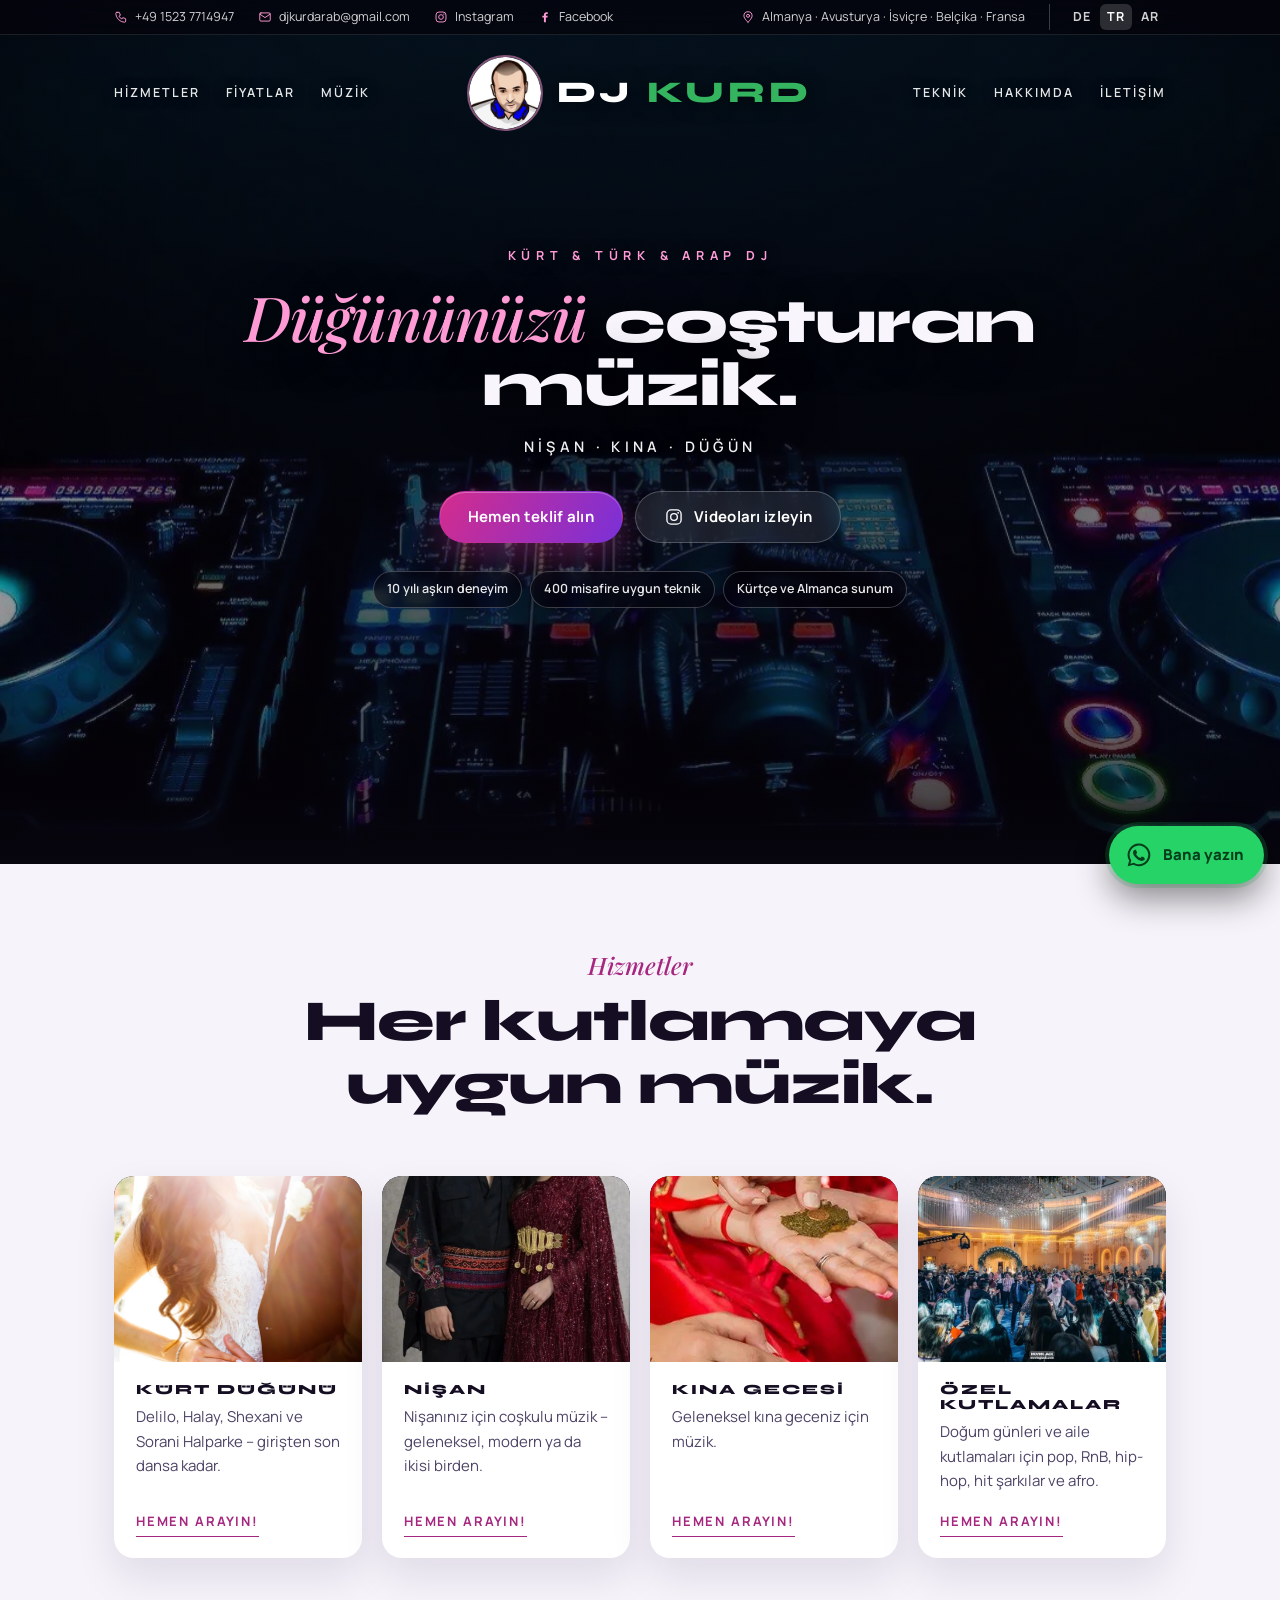
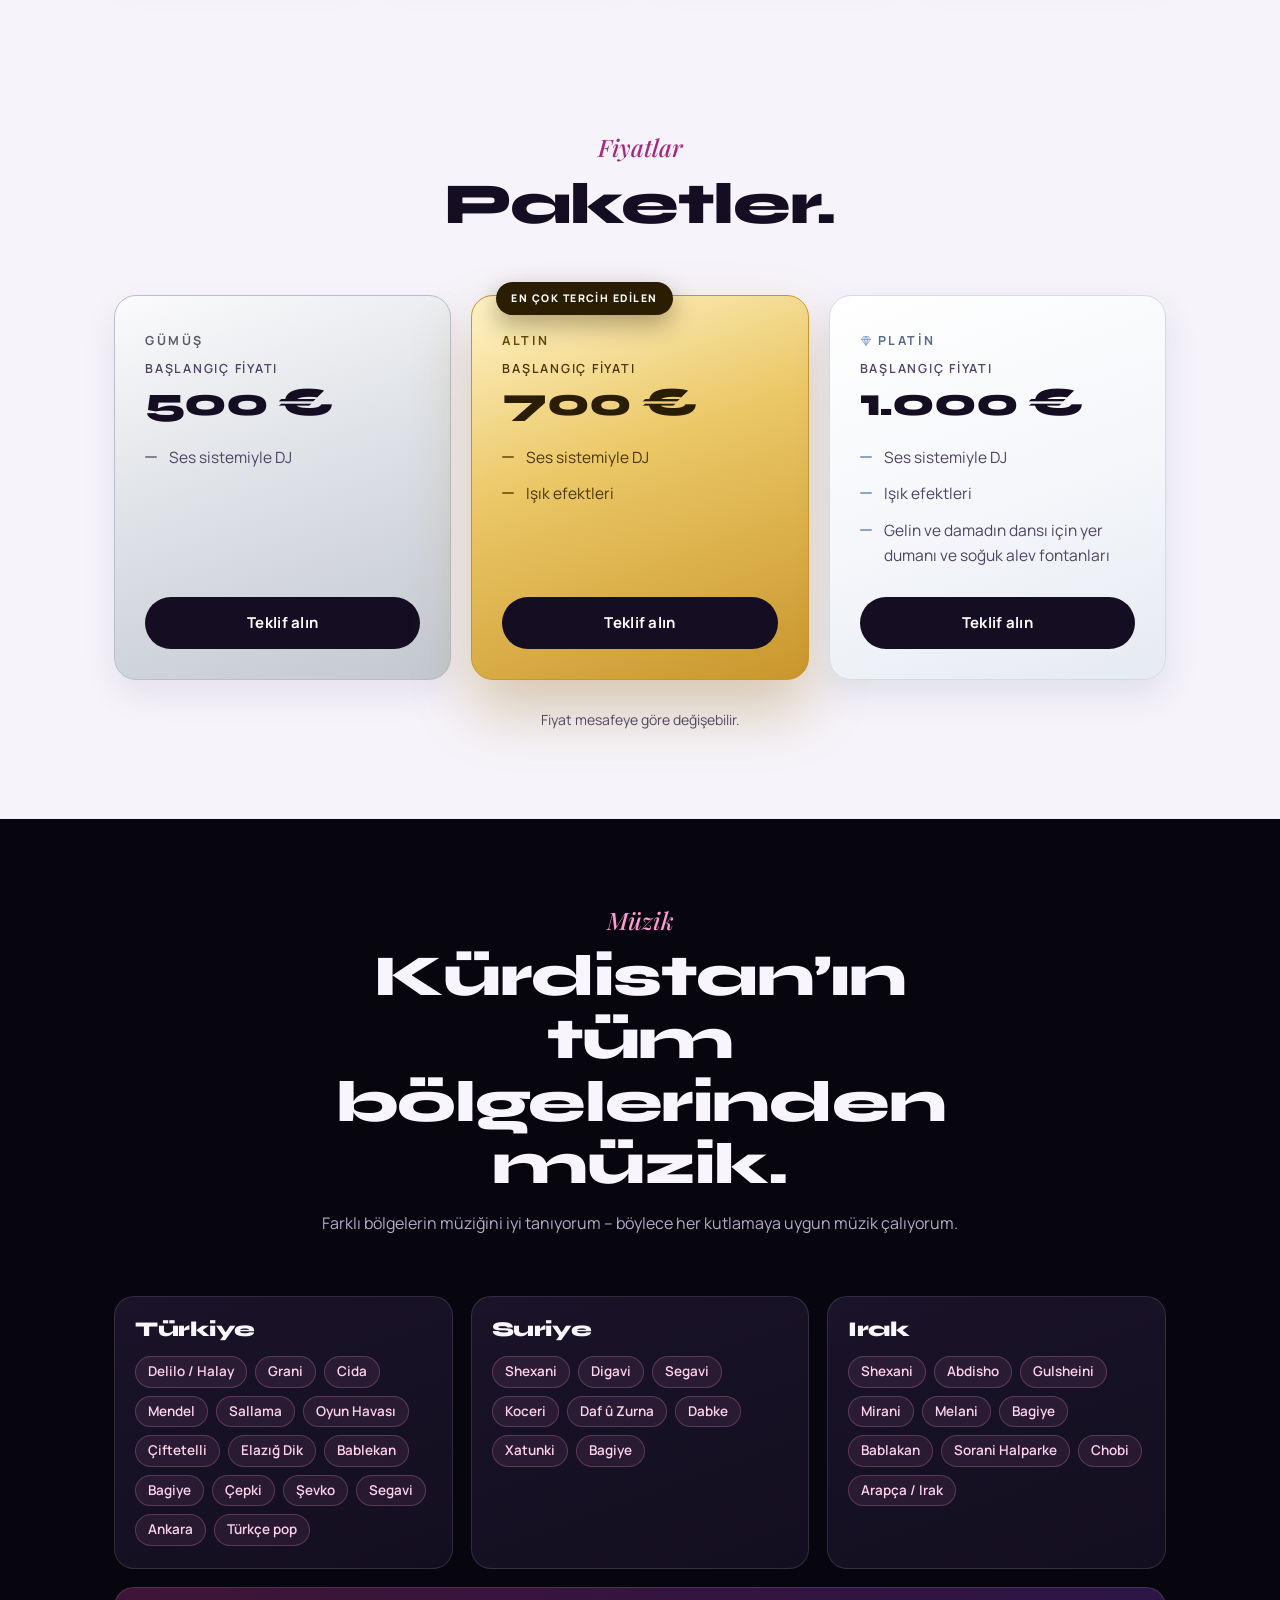
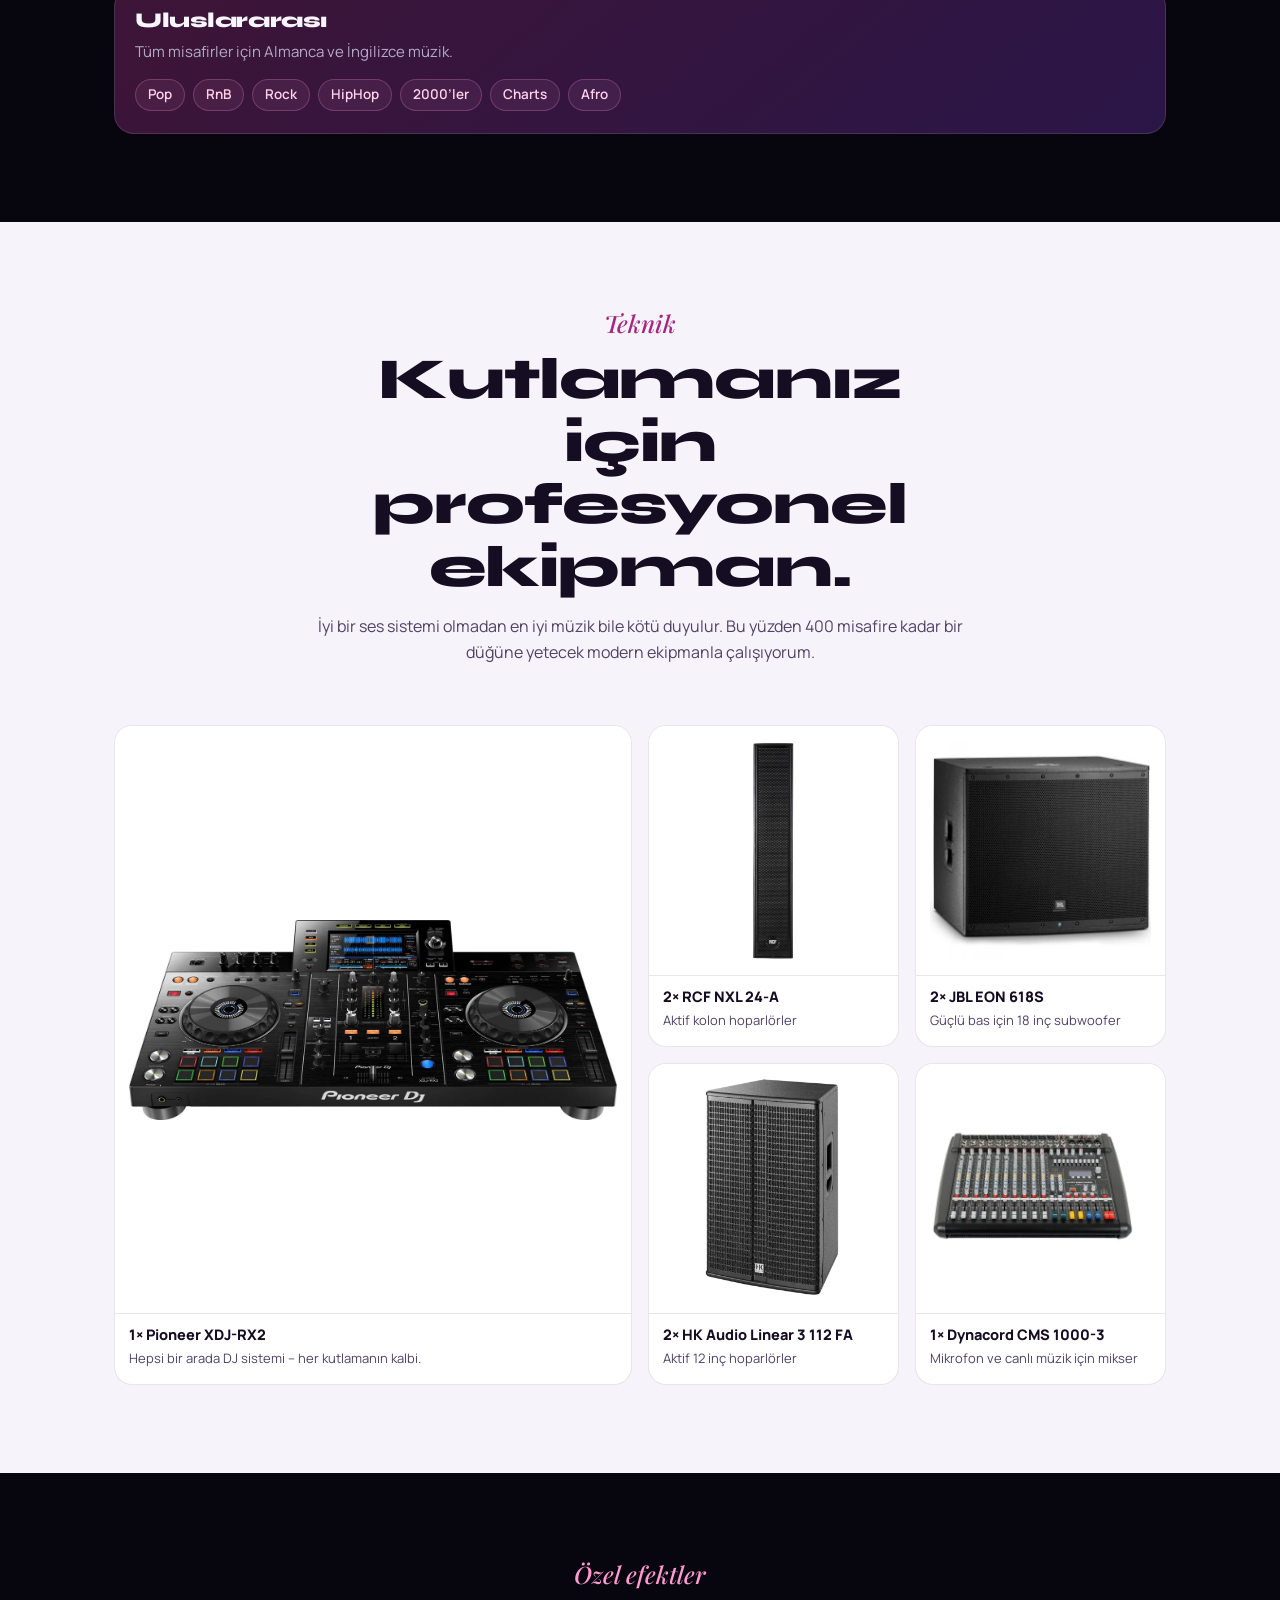
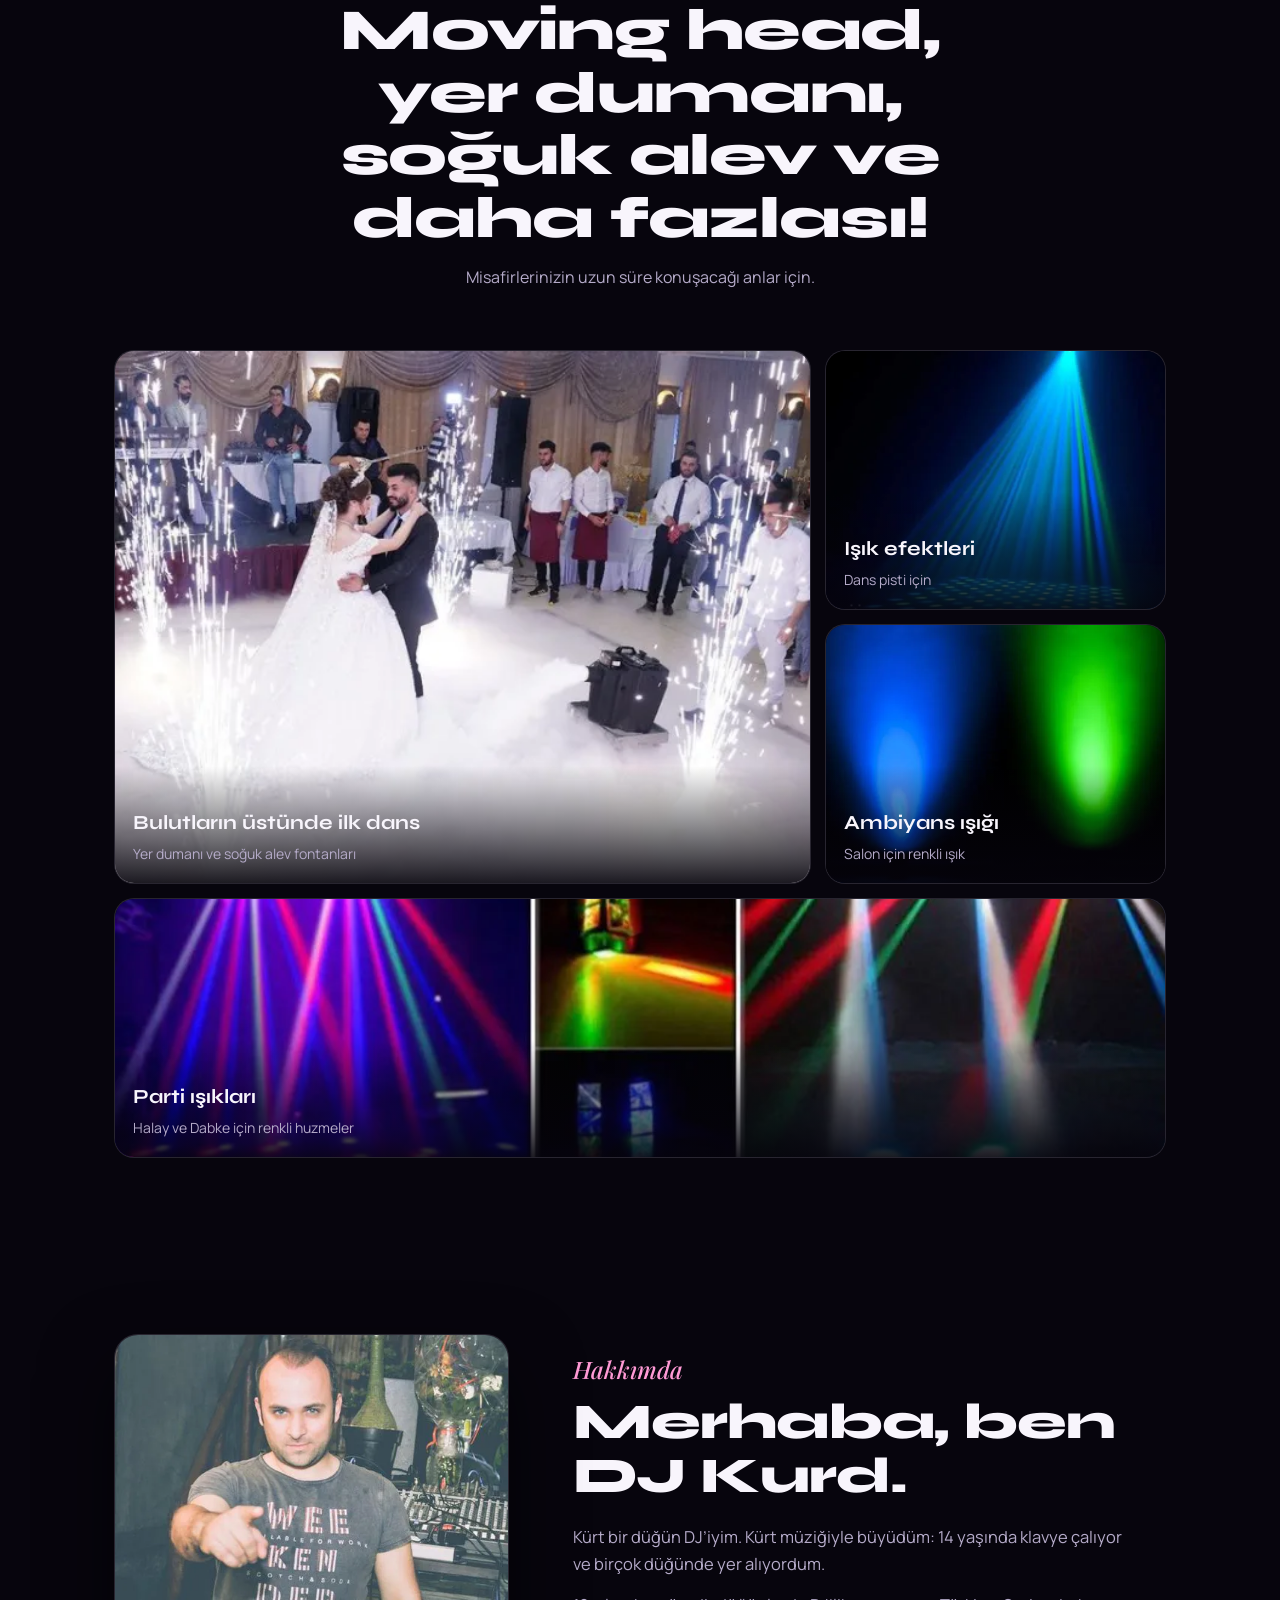
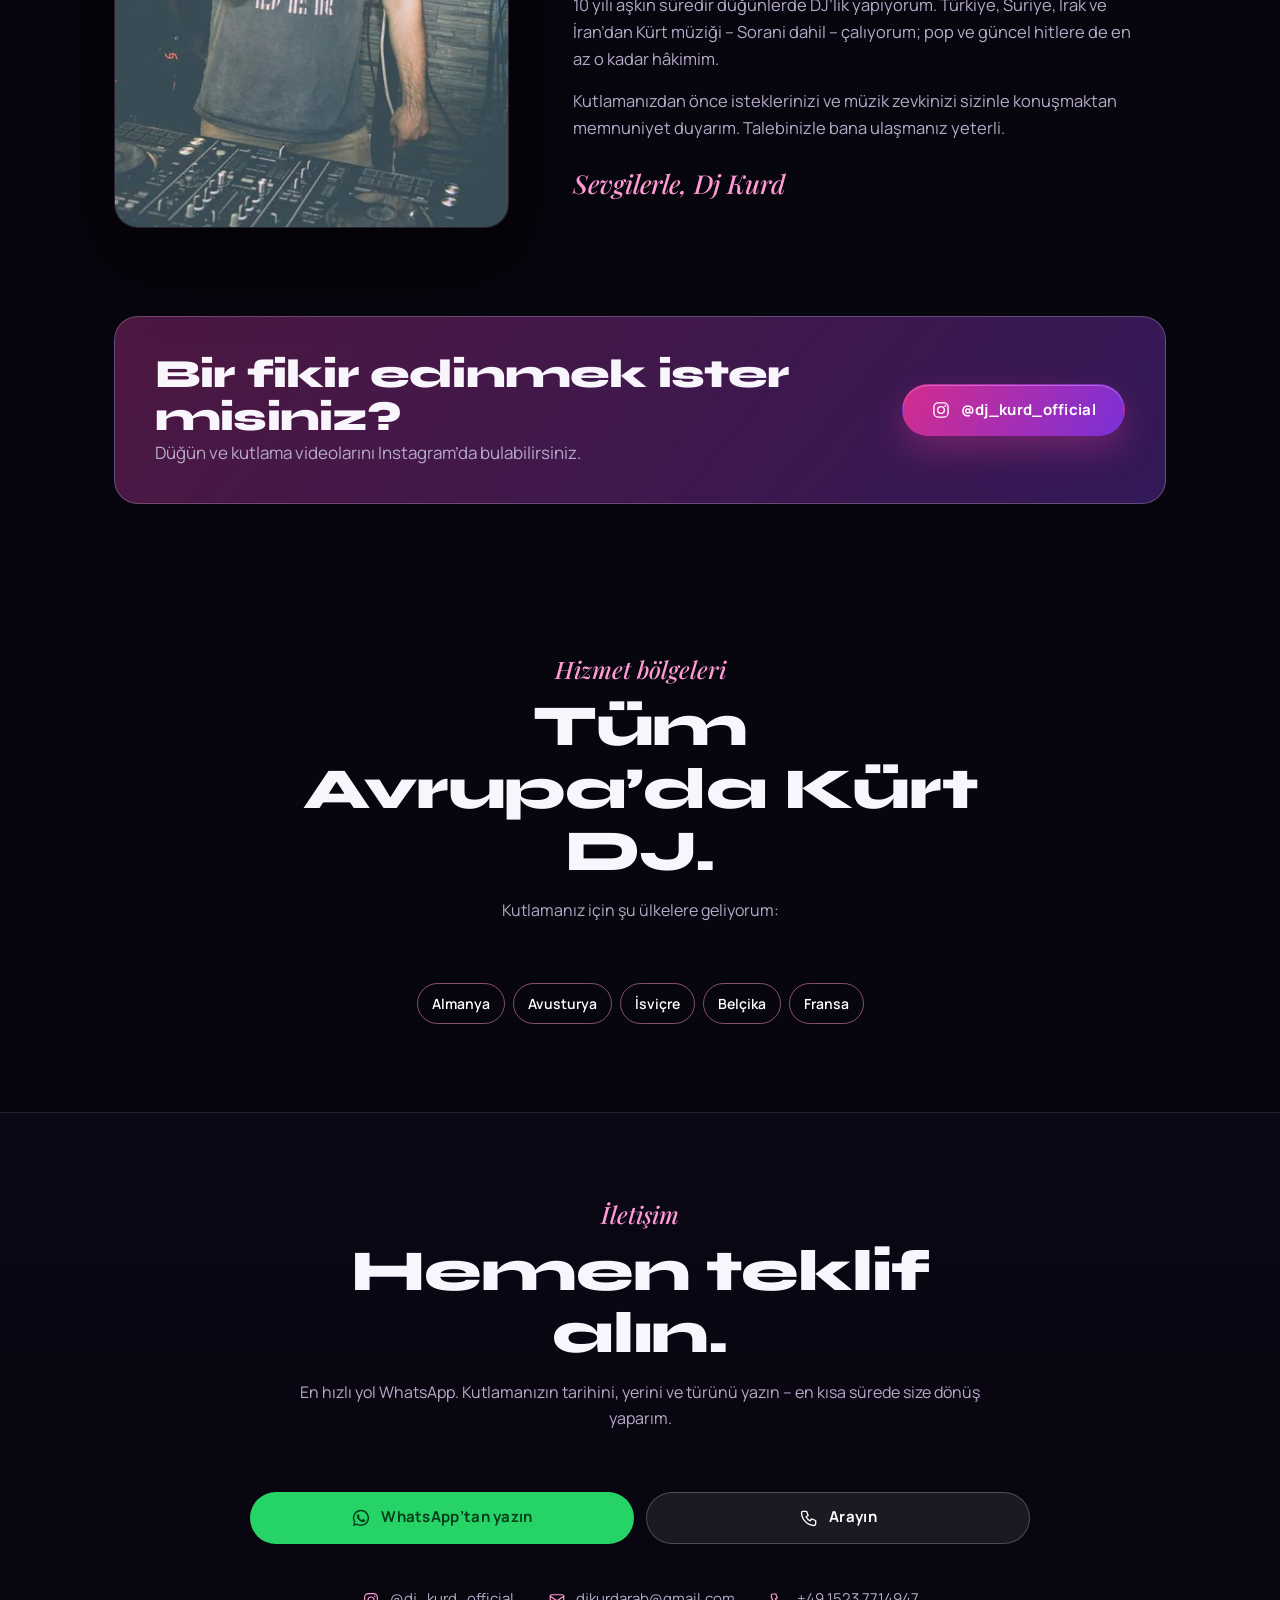
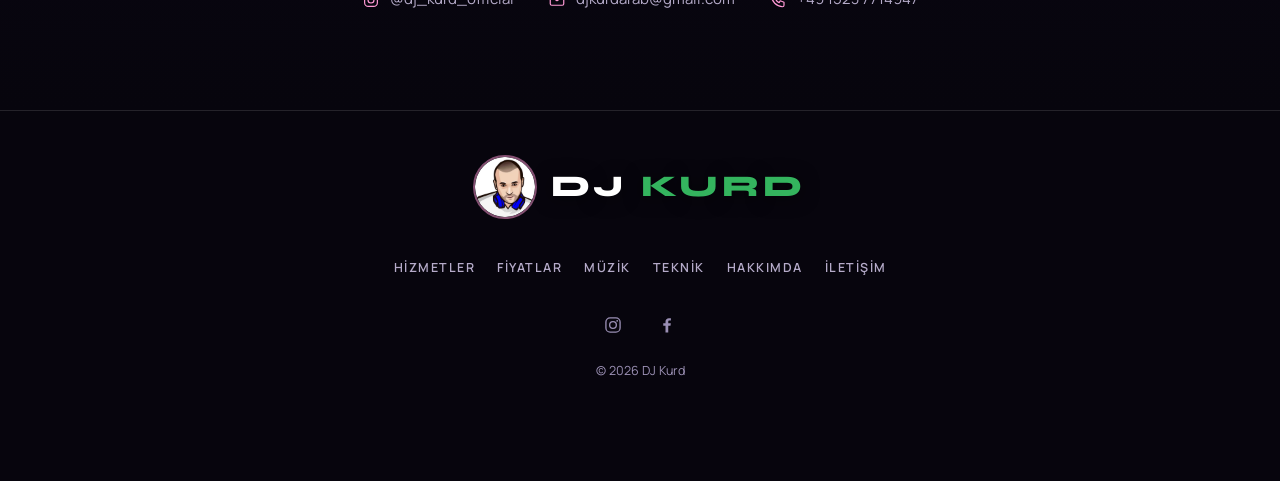
<file: tr/index.html>
<!DOCTYPE html>
<html lang="tr" dir="ltr">
<head>
<meta charset="utf-8">
<meta name="viewport" content="width=device-width, initial-scale=1, viewport-fit=cover">
<!-- PREVIEW: vor dem Livegang entfernen -->
<meta name="robots" content="noindex, nofollow">
<title>Kürt, Türk &amp; Arap DJ – DJ Kurd | Nişan, Kına &amp; Düğün</title>
<meta name="description" content="DJ Kurd – Kürt, Türk ve Arap düğün DJ’i. 10 yılı aşkın deneyim, Kürtçe ve Almanca sunum, moving head ışıklar, yer dumanı ve soğuk alev fontanları. Almanya, Avusturya, İsviçre, Belçika ve Fransa.">
<meta property="og:title" content="DJ Kurd – Kürt, Türk &amp; Arap düğün DJ’i">
<meta property="og:description" content="Almanya, Avusturya, İsviçre, Belçika ve Fransa’da nişan, kına ve düğün.">
<meta property="og:type" content="website">
<!--i18n:head-->
<link rel="canonical" href="https://www.djkurd.de/tr/">
<link rel="alternate" hreflang="de" href="https://www.djkurd.de/">
<link rel="alternate" hreflang="tr" href="https://www.djkurd.de/tr/">
<link rel="alternate" hreflang="ar" href="https://www.djkurd.de/ar/">
<link rel="alternate" hreflang="x-default" href="https://www.djkurd.de/">
<meta property="og:url" content="https://www.djkurd.de/tr/">
<meta property="og:locale" content="tr_TR">
<meta property="og:locale:alternate" content="de_DE">
<meta property="og:locale:alternate" content="ar_AR">
<meta property="og:image" content="https://www.djkurd.de/assets/img/og-image.jpg">
<!--/i18n:head-->
<meta name="theme-color" content="#07050d">
<link rel="icon" href="../favicon.ico" sizes="any">
<link rel="apple-touch-icon" href="../apple-touch-icon.png">
<link rel="preload" href="../assets/fonts/syne-latin.woff2" as="font" type="font/woff2" crossorigin>
<link rel="preload" href="../assets/fonts/manrope-latin.woff2" as="font" type="font/woff2" crossorigin>
<link rel="stylesheet" href="../assets/site.css?v=7">
<!--i18n:jsonld-->
<script type="application/ld+json">
{"@context": "https://schema.org", "@type": "EntertainmentBusiness", "name": "DJ Kurd", "url": "https://www.djkurd.de/tr/", "inLanguage": "tr", "image": "https://www.djkurd.de/assets/img/og-image.jpg", "logo": "https://www.djkurd.de/assets/img/icon-512.png", "telephone": "+4915237714947", "email": "djkurdarab@gmail.com", "address": {"@type": "PostalAddress", "addressCountry": "DE"}, "areaServed": [{"@type": "Country", "name": "Almanya"}, {"@type": "Country", "name": "Avusturya"}, {"@type": "Country", "name": "İsviçre"}, {"@type": "Country", "name": "Belçika"}, {"@type": "Country", "name": "Fransa"}], "knowsLanguage": ["ku", "de", "tr", "ar"], "sameAs": ["https://www.instagram.com/dj_kurd_official", "https://www.facebook.com/DJKURDIM"]}
</script>
<!--/i18n:jsonld-->
</head>
<body>
<a class="skip" href="#main">İçeriğe geç</a>
<svg style="display:none" aria-hidden="true">
  <symbol id="i-ig" viewBox="0 0 24 24"><g fill="none" stroke="currentColor" stroke-width="1.6"><rect x="3.5" y="3.5" width="17" height="17" rx="5"/><circle cx="12" cy="12" r="4"/><circle cx="17" cy="7" r="1.1" fill="currentColor" stroke="none"/></g></symbol>
  <symbol id="i-fb" viewBox="0 0 24 24"><path fill="currentColor" d="M13.5 21v-8h2.7l.4-3h-3.1V8.2c0-.9.3-1.5 1.5-1.5h1.7V4c-.3 0-1.3-.1-2.4-.1-2.4 0-4.1 1.5-4.1 4.2V10H7.5v3h2.7v8z"/></symbol>
  <symbol id="i-phone" viewBox="0 0 24 24"><path fill="none" stroke="currentColor" stroke-width="1.6" stroke-linecap="round" stroke-linejoin="round" d="M5 4h4l2 5-2.5 1.5a11 11 0 0 0 5 5L15 13l5 2v4a2 2 0 0 1-2 2A16 16 0 0 1 3 6a2 2 0 0 1 2-2z"/></symbol>
  <symbol id="i-mail" viewBox="0 0 24 24"><g fill="none" stroke="currentColor" stroke-width="1.6" stroke-linecap="round" stroke-linejoin="round"><rect x="3" y="5" width="18" height="14" rx="2"/><path d="M3 7l9 6 9-6"/></g></symbol>
  <symbol id="i-pin" viewBox="0 0 24 24"><g fill="none" stroke="currentColor" stroke-width="1.6" stroke-linecap="round" stroke-linejoin="round"><path d="M12 21s7-6.3 7-11a7 7 0 1 0-14 0c0 4.7 7 11 7 11z"/><circle cx="12" cy="10" r="2.6"/></g></symbol>
  <symbol id="i-wa" viewBox="0 0 24 24"><path fill="currentColor" d="M12 2.2A9.7 9.7 0 0 0 3.6 16.8L2.3 21.7l5-1.3A9.7 9.7 0 1 0 12 2.2zm0 17.7c-1.5 0-2.9-.4-4.1-1.1l-.3-.2-3 .8.8-2.9-.2-.3A8 8 0 1 1 12 19.9z"/><path fill="currentColor" d="M16.4 14.1c-.2-.1-1.4-.7-1.7-.8-.2-.1-.4-.1-.5.1l-.8.9c-.1.2-.3.2-.5.1a6.6 6.6 0 0 1-3.3-2.9c-.2-.4.2-.4.7-1.3.1-.2 0-.3 0-.4l-.8-1.8c-.2-.5-.4-.4-.5-.4h-.5a.9.9 0 0 0-.7.3 2.8 2.8 0 0 0-.9 2.1c0 1.2.9 2.4 1 2.6.1.2 1.8 2.7 4.3 3.8 1.6.7 2.2.7 3 .6.5-.1 1.4-.6 1.6-1.1.2-.6.2-1 .1-1.1l-.5-.3z"/></symbol>
  <symbol id="i-ms" viewBox="0 0 24 24"><path fill="currentColor" d="M12 2.2C6.5 2.2 2.2 6.3 2.2 11.7c0 2.8 1.2 5.3 3.1 7v3.1l2.9-1.6c1.2.3 2.4.5 3.8.5 5.5 0 9.8-4.1 9.8-9.5S17.5 2.2 12 2.2zm1 12.8-2.5-2.7-4.9 2.7 5.4-5.7 2.6 2.7 4.8-2.7L13 15z"/></symbol>
  <symbol id="i-x" viewBox="0 0 24 24"><path fill="none" stroke="currentColor" stroke-width="2.2" stroke-linecap="round" d="M6 6l12 12M18 6L6 18"/></symbol>
</svg>

<div class="top">
  <!--i18n:hint--><div class="lang-hint" id="lang-hint" hidden><a href="./"></a><button type="button" aria-label="Kapat">×</button></div><!--/i18n:hint-->
  <div class="topbar">
    <div class="wrap">
      <a href="tel:+4915237714947"><svg><use href="#i-phone"/></svg><bdi>+49 1523 7714947</bdi></a>
      <a href="mailto:djkurdarab@gmail.com"><svg><use href="#i-mail"/></svg><bdi>djkurdarab@gmail.com</bdi></a>
      <a href="https://www.instagram.com/dj_kurd_official" rel="noopener" target="_blank"><svg><use href="#i-ig"/></svg>Instagram</a>
      <a href="https://www.facebook.com/DJKURDIM" rel="noopener" target="_blank"><svg><use href="#i-fb"/></svg>Facebook</a>
      <span class="end"><svg><use href="#i-pin"/></svg><!--i18n:countries-->Almanya · Avusturya · İsviçre · Belçika · Fransa<!--/i18n:countries--></span>
      <!--i18n:topbar-lang--><nav class="lang-inline" aria-label="Dil"><a href="../" hreflang="de" lang="de" data-suggest="Diese Seite auf Deutsch ansehen">DE</a><a href="../tr/" hreflang="tr" lang="tr" aria-current="true" data-suggest="Bu siteyi Türkçe görüntüleyin">TR</a><a href="../ar/" hreflang="ar" lang="ar" dir="rtl" data-suggest="اعرض هذا الموقع بالعربية">AR</a></nav><!--/i18n:topbar-lang-->
    </div>
  </div>
  <header class="nav">
    <div class="wrap">
      <a class="brand" href="#start" aria-label="DJ Kurd, ana sayfa"><img src="../apple-touch-icon.png" alt="" width="64" height="64"><span>DJ <b>KURD</b></span></a>
      <input type="checkbox" id="menu" class="menu-check" aria-label="Menüyü aç">
      <div class="nav-end">
        <a class="icon-btn" href="tel:+4915237714947" aria-label="Ara"><svg><use href="#i-phone"/></svg></a>
        <label for="menu" class="icon-btn menu-btn" aria-hidden="true"><span></span><span></span></label>
      </div>
      <div class="nav-menu">
        <!--i18n:menu-lang--><div class="lang" role="navigation" aria-label="Dil"><a href="../" hreflang="de" lang="de">Deutsch</a><a href="../tr/" hreflang="tr" lang="tr" aria-current="true">Türkçe</a><a href="../ar/" hreflang="ar" lang="ar" dir="rtl">العربية</a></div><!--/i18n:menu-lang-->
        <nav class="nav-start" aria-label="Ana menü">
          <a href="#leistungen">Hizmetler</a>
          <a href="#preise">Fiyatlar</a>
          <a href="#musik">Müzik</a>
        </nav>
        <nav class="nav-end-links" aria-label="Diğer bölümler">
          <a href="#technik">Teknik</a>
          <a href="#ueber-mich">Hakkımda</a>
          <a href="#kontakt">İletişim</a>
        </nav>
        <a class="btn btn-wa" href="https://wa.me/4915237714947?text=Merhaba%20DJ%20Kurd%2C%20rezervasyon%20hakk%C4%B1nda%20bilgi%20almak%20istiyorum." rel="noopener" target="_blank"><svg><use href="#i-wa"/></svg>WhatsApp’tan yazın</a>
      </div>
    </div>
  </header>
</div>

<main id="main">

<section class="hero" id="start" aria-labelledby="hero-h">
  <div class="hero-art" aria-hidden="true">
    <img class="stage" src="../assets/img/hero-dj.webp" alt="" width="1259" height="736" fetchpriority="high">
  </div>
  <div class="wrap">
    <p class="eyebrow">Kürt &amp; Türk &amp; Arap DJ</p>
    <h1 id="hero-h"><em>Düğününüzü</em> coşturan müzik.</h1>
    <p class="sub">Nişan · Kına · Düğün</p>
    <div class="hero-actions">
      <a class="btn btn-pink" href="#kontakt">Hemen teklif alın</a>
      <a class="btn btn-ghost" href="https://www.instagram.com/dj_kurd_official" rel="noopener" target="_blank"><svg><use href="#i-ig"/></svg>Videoları izleyin</a>
    </div>
    <ul class="trust">
      <li>10 yılı aşkın deneyim</li>
      <li>400 misafire uygun teknik</li>
      <li>Kürtçe ve Almanca sunum</li>
    </ul>
  </div>
</section>

<section class="sec paper services" id="leistungen" aria-labelledby="leistungen-h">
  <div class="wrap">
    <div class="head">
      <h2 id="leistungen-h"><span class="script">Hizmetler</span>Her kutlamaya uygun müzik.</h2>
    </div>
    <div class="svc-grid">
      <article class="svc">
        <div class="shot"><img src="../assets/img/svc-hochzeit.webp" alt="Arka ışıkta el ele tutuşan gelin ve damat" width="1000" height="1500" loading="lazy"></div>
        <div class="body">
          <h3>Kürt düğünü</h3>
          <p>Delilo, Halay, Shexani ve Sorani Halparke – girişten son dansa kadar.</p>
          <a class="link" href="tel:+4915237714947"><span>Hemen arayın!</span></a>
        </div>
      </article>
      <article class="svc">
        <div class="shot"><img src="../assets/img/svc-verlobung-kurdisch.webp" alt="Geleneksel Kürt kıyafetleri içinde nişanlı çift" width="891" height="869" loading="lazy"></div>
        <div class="body">
          <h3>Nişan</h3>
          <p>Nişanınız için coşkulu müzik – geleneksel, modern ya da ikisi birden.</p>
          <a class="link" href="tel:+4915237714947"><span>Hemen arayın!</span></a>
        </div>
      </article>
      <article class="svc">
        <div class="shot"><img src="../assets/img/svc-henna.webp" alt="Kırmızı elbiseyle kına töreni" width="330" height="440" loading="lazy"></div>
        <div class="body">
          <h3>Kına gecesi</h3>
          <p>Geleneksel kına geceniz için müzik.</p>
          <a class="link" href="tel:+4915237714947"><span>Hemen arayın!</span></a>
        </div>
      </article>
      <article class="svc">
        <div class="shot"><img src="../assets/img/svc-feier.webp" alt="Şık bir salonda dans eden misafirler" width="640" height="480" loading="lazy"></div>
        <div class="body">
          <h3>Özel kutlamalar</h3>
          <p>Doğum günleri ve aile kutlamaları için pop, RnB, hip-hop, hit şarkılar ve afro.</p>
          <a class="link" href="tel:+4915237714947"><span>Hemen arayın!</span></a>
        </div>
      </article>
    </div>
  </div>
</section>

<section class="sec paper pricing" id="preise" aria-labelledby="preise-h">
  <div class="wrap">
    <div class="head">
      <h2 id="preise-h"><span class="script">Fiyatlar</span>Paketler.</h2>
    </div>
    <div class="price-grid">
      <article class="pk silver">
        <h3>Gümüş</h3>
        <p class="amount"><small>başlangıç fiyatı</small>500 €</p>
        <ul>
          <li>Ses sistemiyle DJ</li>
        </ul>
        <a class="btn btn-ink" href="#kontakt">Teklif alın</a>
      </article>
      <article class="pk gold featured">
        <span class="badge">En çok tercih edilen</span>
        <h3>Altın</h3>
        <p class="amount"><small>başlangıç fiyatı</small>700 €</p>
        <ul>
          <li>Ses sistemiyle DJ</li>
          <li>Işık efektleri</li>
        </ul>
        <a class="btn btn-ink" href="#kontakt">Teklif alın</a>
      </article>
      <article class="pk platinum">
        <h3><svg class="gem" width="12" height="12" viewBox="0 0 24 24" aria-hidden="true"><path d="M7 3h10l4 6-9 12L3 9z" fill="currentColor" fill-opacity=".18"/><path d="M7 3h10l4 6-9 12L3 9zM3 9h18M12 21 8.5 9 12 3l3.5 6L12 21" fill="none" stroke="currentColor" stroke-width="1.3" stroke-linejoin="round"/></svg>Platin</h3>
        <p class="amount"><small>başlangıç fiyatı</small>1.000 €</p>
        <ul>
          <li>Ses sistemiyle DJ</li>
          <li>Işık efektleri</li>
          <li>Gelin ve damadın dansı için yer dumanı ve soğuk alev fontanları</li>
        </ul>
        <a class="btn btn-ink" href="#kontakt">Teklif alın</a>
      </article>
    </div>
    <p class="note">Fiyat mesafeye göre değişebilir.</p>
  </div>
</section>

<section class="sec" id="musik" aria-labelledby="musik-h">
  <div class="wrap">
    <div class="head">
      <h2 id="musik-h"><span class="script">Müzik</span>Kürdistan’ın tüm bölgelerinden müzik.</h2>
      <p>Farklı bölgelerin müziğini iyi tanıyorum – böylece her kutlamaya uygun müzik çalıyorum.</p>
    </div>
    <div class="region-grid">
      <article class="region">
        <h3>Türkiye</h3>
        <ul class="chips">
          <li>Delilo / Halay</li><li>Grani</li><li>Cida</li><li>Mendel</li><li>Sallama</li><li>Oyun Havası</li><li>Çiftetelli</li><li>Elazığ Dik</li><li>Bablekan</li><li>Bagiye</li><li>Çepki</li><li>Şevko</li><li>Segavi</li><li>Ankara</li><li>Türkçe pop</li>
        </ul>
      </article>
      <article class="region">
        <h3>Suriye</h3>
        <ul class="chips">
          <li>Shexani</li><li>Digavi</li><li>Segavi</li><li>Koceri</li><li>Daf û Zurna</li><li>Dabke</li><li>Xatunki</li><li>Bagiye</li>
        </ul>
      </article>
      <article class="region">
        <h3>Irak</h3>
        <ul class="chips">
          <li>Shexani</li><li>Abdisho</li><li>Gulsheini</li><li>Mirani</li><li>Melani</li><li>Bagiye</li><li>Bablakan</li><li>Sorani Halparke</li><li>Chobi</li><li>Arapça / Irak</li>
        </ul>
      </article>
      <article class="region wide">
        <h3>Uluslararası</h3>
        <p>Tüm misafirler için Almanca ve İngilizce müzik.</p>
        <ul class="chips">
          <li>Pop</li><li>RnB</li><li>Rock</li><li>HipHop</li><li>2000’ler</li><li>Charts</li><li>Afro</li>
        </ul>
      </article>
    </div>
  </div>
</section>

<section class="sec paper" id="technik" aria-labelledby="technik-h">
  <div class="wrap">
    <div class="head">
      <h2 id="technik-h"><span class="script">Teknik</span>Kutlamanız için profesyonel ekipman.</h2>
      <p>İyi bir ses sistemi olmadan en iyi müzik bile kötü duyulur. Bu yüzden 400 misafire kadar bir düğüne yetecek modern ekipmanla çalışıyorum.</p>
    </div>
    <div class="gear-grid">
      <article class="gear lead">
        <div class="pic"><img src="../assets/img/pioneer-xdj-rx2.webp" alt="Pioneer XDJ-RX2 DJ sistemi" width="1200" height="491" loading="lazy"></div>
        <div class="body"><h3>1× Pioneer XDJ-RX2</h3><p>Hepsi bir arada DJ sistemi – her kutlamanın kalbi.</p></div>
      </article>
      <article class="gear">
        <div class="pic"><img src="../assets/img/lautsprecher.webp" alt="RCF NXL 24-A kolon hoparlör" width="182" height="811" loading="lazy"></div>
        <div class="body"><h3>2× RCF NXL 24-A</h3><p>Aktif kolon hoparlörler</p></div>
      </article>
      <article class="gear">
        <div class="pic"><img src="../assets/img/subwoofer.webp" alt="JBL EON 618S subwoofer" width="450" height="450" loading="lazy"></div>
        <div class="body"><h3>2× JBL EON 618S</h3><p>Güçlü bas için 18 inç subwoofer</p></div>
      </article>
      <article class="gear">
        <div class="pic"><img src="../assets/img/monitore.webp" alt="HK Audio Linear 3 112 FA hoparlör" width="549" height="760" loading="lazy"></div>
        <div class="body"><h3>2× HK Audio Linear 3 112 FA</h3><p>Aktif 12 inç hoparlörler</p></div>
      </article>
      <article class="gear">
        <div class="pic"><img src="../assets/img/mixer.webp" alt="Dynacord CMS 1000-3 mikser" width="466" height="329" loading="lazy"></div>
        <div class="body"><h3>1× Dynacord CMS 1000-3</h3><p>Mikrofon ve canlı müzik için mikser</p></div>
      </article>
    </div>
  </div>
</section>

<section class="sec" id="effekte" aria-labelledby="effekte-h">
  <div class="wrap">
    <div class="head">
      <h2 id="effekte-h"><span class="script">Özel efektler</span>Moving head, yer dumanı, soğuk alev ve daha fazlası!</h2>
      <p>Misafirlerinizin uzun süre konuşacağı anlar için.</p>
    </div>
    <div class="fx-grid">
      <figure class="fx hero-fx">
        <img src="../assets/img/bodennebel.webp" alt="Yer dumanı ve soğuk alev eşliğinde ilk dansını yapan gelin ve damat" width="583" height="439" loading="lazy">
        <figcaption><b>Bulutların üstünde ilk dans</b><span>Yer dumanı ve soğuk alev fontanları</span></figcaption>
      </figure>
      <figure class="fx">
        <img src="../assets/img/licht-1.webp" alt="Dans pistinde ışık noktaları oluşturan ışık efekti" width="402" height="400" loading="lazy">
        <figcaption><b>Işık efektleri</b><span>Dans pisti için</span></figcaption>
      </figure>
      <figure class="fx">
        <img src="../assets/img/licht-3.webp" alt="Mavi ve yeşil ambiyans ışığı" width="550" height="400" loading="lazy">
        <figcaption><b>Ambiyans ışığı</b><span>Salon için renkli ışık</span></figcaption>
      </figure>
      <figure class="fx wide">
        <img src="../assets/img/licht-2.webp" alt="Parti ışıklarından renkli ışık huzmeleri" width="1009" height="400" loading="lazy">
        <figcaption><b>Parti ışıkları</b><span>Halay ve Dabke için renkli huzmeler</span></figcaption>
      </figure>
    </div>
  </div>
</section>

<section class="sec about" id="ueber-mich" aria-labelledby="about-h">
  <div class="wrap about-wrap">
    <div class="portrait"><img src="../assets/img/dj-kurd-portrait.webp" alt="DJ pultunda DJ Kurd" width="526" height="789" loading="lazy"></div>
    <div>
      <h2 id="about-h"><span class="script">Hakkımda</span>Merhaba, ben DJ Kurd.</h2>
      <p>Kürt bir düğün DJ’iyim. Kürt müziğiyle büyüdüm: 14 yaşında klavye çalıyor ve birçok düğünde yer alıyordum.</p>
      <p>10 yılı aşkın süredir düğünlerde DJ’lik yapıyorum. Türkiye, Suriye, Irak ve İran’dan Kürt müziği – Sorani dahil – çalıyorum; pop ve güncel hitlere de en az o kadar hâkimim.</p>
      <p>Kutlamanızdan önce isteklerinizi ve müzik zevkinizi sizinle konuşmaktan memnuniyet duyarım. Talebinizle bana ulaşmanız yeterli.</p>
      <p class="sign">Sevgilerle, Dj Kurd</p>
    </div>
  </div>
</section>

<section class="insta" aria-labelledby="insta-h">
  <div class="wrap">
    <div class="insta-card">
      <div>
        <h2 id="insta-h">Bir fikir edinmek ister misiniz?</h2>
        <p>Düğün ve kutlama videolarını Instagram’da bulabilirsiniz.</p>
      </div>
      <a class="btn btn-pink" href="https://www.instagram.com/dj_kurd_official" rel="noopener" target="_blank"><svg><use href="#i-ig"/></svg><bdi>@dj_kurd_official</bdi></a>
    </div>
  </div>
</section>

<section class="sec areas" id="einsatzgebiete" aria-labelledby="areas-h">
  <div class="wrap">
    <!--i18n:areas-->
    <div class="head">
      <h2 id="areas-h"><span class="script">Hizmet bölgeleri</span>Tüm Avrupa’da Kürt DJ.</h2>
      <p>Kutlamanız için şu ülkelere geliyorum:</p>
    </div>
    <ul class="city-list">
      <li class="country">Almanya</li><li class="country">Avusturya</li><li class="country">İsviçre</li><li class="country">Belçika</li><li class="country">Fransa</li>
    </ul>
    <!--/i18n:areas-->
  </div>
</section>

<section class="sec contact" id="kontakt" aria-labelledby="kontakt-h">
  <div class="wrap">
    <div class="head">
      <h2 id="kontakt-h"><span class="script">İletişim</span>Hemen teklif alın.</h2>
      <p>En hızlı yol WhatsApp. Kutlamanızın tarihini, yerini ve türünü yazın – en kısa sürede size dönüş yaparım.</p>
    </div>
    <div class="quick">
      <a class="btn btn-wa" href="https://wa.me/4915237714947?text=Merhaba%20DJ%20Kurd%2C%20rezervasyon%20hakk%C4%B1nda%20bilgi%20almak%20istiyorum." rel="noopener" target="_blank"><svg><use href="#i-wa"/></svg>WhatsApp’tan yazın</a>
      <a class="btn btn-ghost" href="tel:+4915237714947"><svg><use href="#i-phone"/></svg>Arayın</a>
    </div>
    <div class="direct">
      <a href="https://www.instagram.com/dj_kurd_official" rel="noopener" target="_blank"><svg><use href="#i-ig"/></svg><bdi>@dj_kurd_official</bdi></a>
      <a href="mailto:djkurdarab@gmail.com"><svg><use href="#i-mail"/></svg><bdi>djkurdarab@gmail.com</bdi></a>
      <a href="tel:+4915237714947"><svg><use href="#i-phone"/></svg><bdi>+49 1523 7714947</bdi></a>
    </div>
  </div>
</section>

</main>

<footer class="site">
  <div class="wrap">
    <a class="brand" href="#start"><img src="../apple-touch-icon.png" alt="" width="64" height="64"><span>DJ <b>KURD</b></span></a>
    <nav aria-label="Alt bilgi">
      <a href="#leistungen">Hizmetler</a>
      <a href="#preise">Fiyatlar</a>
      <a href="#musik">Müzik</a>
      <a href="#technik">Teknik</a>
      <a href="#ueber-mich">Hakkımda</a>
      <a href="#kontakt">İletişim</a>
    </nav>
    <div class="social">
      <a href="https://www.instagram.com/dj_kurd_official" rel="noopener" target="_blank" aria-label="Instagram"><svg><use href="#i-ig"/></svg></a>
      <a href="https://www.facebook.com/DJKURDIM" rel="noopener" target="_blank" aria-label="Facebook"><svg><use href="#i-fb"/></svg></a>
    </div>
    <small>© 2026 DJ Kurd</small>
  </div>
</footer>

<details class="chat" id="chat">
  <summary aria-label="Sohbeti aç"><svg class="open-ic"><use href="#i-wa"/></svg><svg class="x"><use href="#i-x"/></svg><span class="open-ic">Bana yazın</span></summary>
  <div class="chat-menu">
    <p><b>Merhaba! 👋</b>Bana nasıl ulaşmak istersiniz?</p>
    <a class="wa" href="https://wa.me/4915237714947?text=Merhaba%20DJ%20Kurd%2C%20rezervasyon%20hakk%C4%B1nda%20bilgi%20almak%20istiyorum." rel="noopener" target="_blank"><svg><use href="#i-wa"/></svg><span>WhatsApp<small>Genellikle en hızlı yanıt</small></span></a>
    <a class="ms" href="https://m.me/DJKURDIM" rel="noopener" target="_blank"><svg><use href="#i-ms"/></svg><span>Messenger<small>Facebook üzerinden</small></span></a>
  </div>
</details>

<script>
(function () {
  var menu = document.getElementById('menu');
  var chat = document.getElementById('chat');

  // Close the mobile menu after choosing a link.
  document.querySelectorAll('.nav-menu a').forEach(function (a) {
    a.addEventListener('click', function () { menu.checked = false; });
  });

  // Close the chat popup when tapping elsewhere or pressing Escape.
  document.addEventListener('click', function (e) { if (chat.open && !chat.contains(e.target)) chat.open = false; });
  document.addEventListener('keydown', function (e) { if (e.key === 'Escape') chat.open = false; });

  // Suggest the visitor's own language (never redirects automatically).
  var hint = document.getElementById('lang-hint');
  if (hint) {
    var dismissed = false;
    try { dismissed = localStorage.getItem('langHint') === 'off'; } catch (e) {}
    var here = document.documentElement.lang;
    var prefs = (navigator.languages || [navigator.language || '']).map(function (l) { return String(l).slice(0, 2).toLowerCase(); });
    var links = {};
    document.querySelectorAll('.lang-inline a[hreflang]').forEach(function (a) { links[a.hreflang] = a; });
    for (var i = 0; i < prefs.length && !dismissed; i++) {
      if (prefs[i] === here) break;
      var a = links[prefs[i]];
      if (a) {
        var go = hint.querySelector('a');
        go.href = a.getAttribute('href');
        go.textContent = a.dataset.suggest;
        go.lang = a.hreflang;
        go.dir = a.hreflang === 'ar' ? 'rtl' : 'ltr';
        hint.hidden = false;
        document.documentElement.classList.add('has-hint');
        break;
      }
    }
    hint.querySelector('button').addEventListener('click', function () {
      hint.hidden = true;
      document.documentElement.classList.remove('has-hint');
      try { localStorage.setItem('langHint', 'off'); } catch (e) {}
    });
  }
})();
</script>
</body>
</html>
</file>
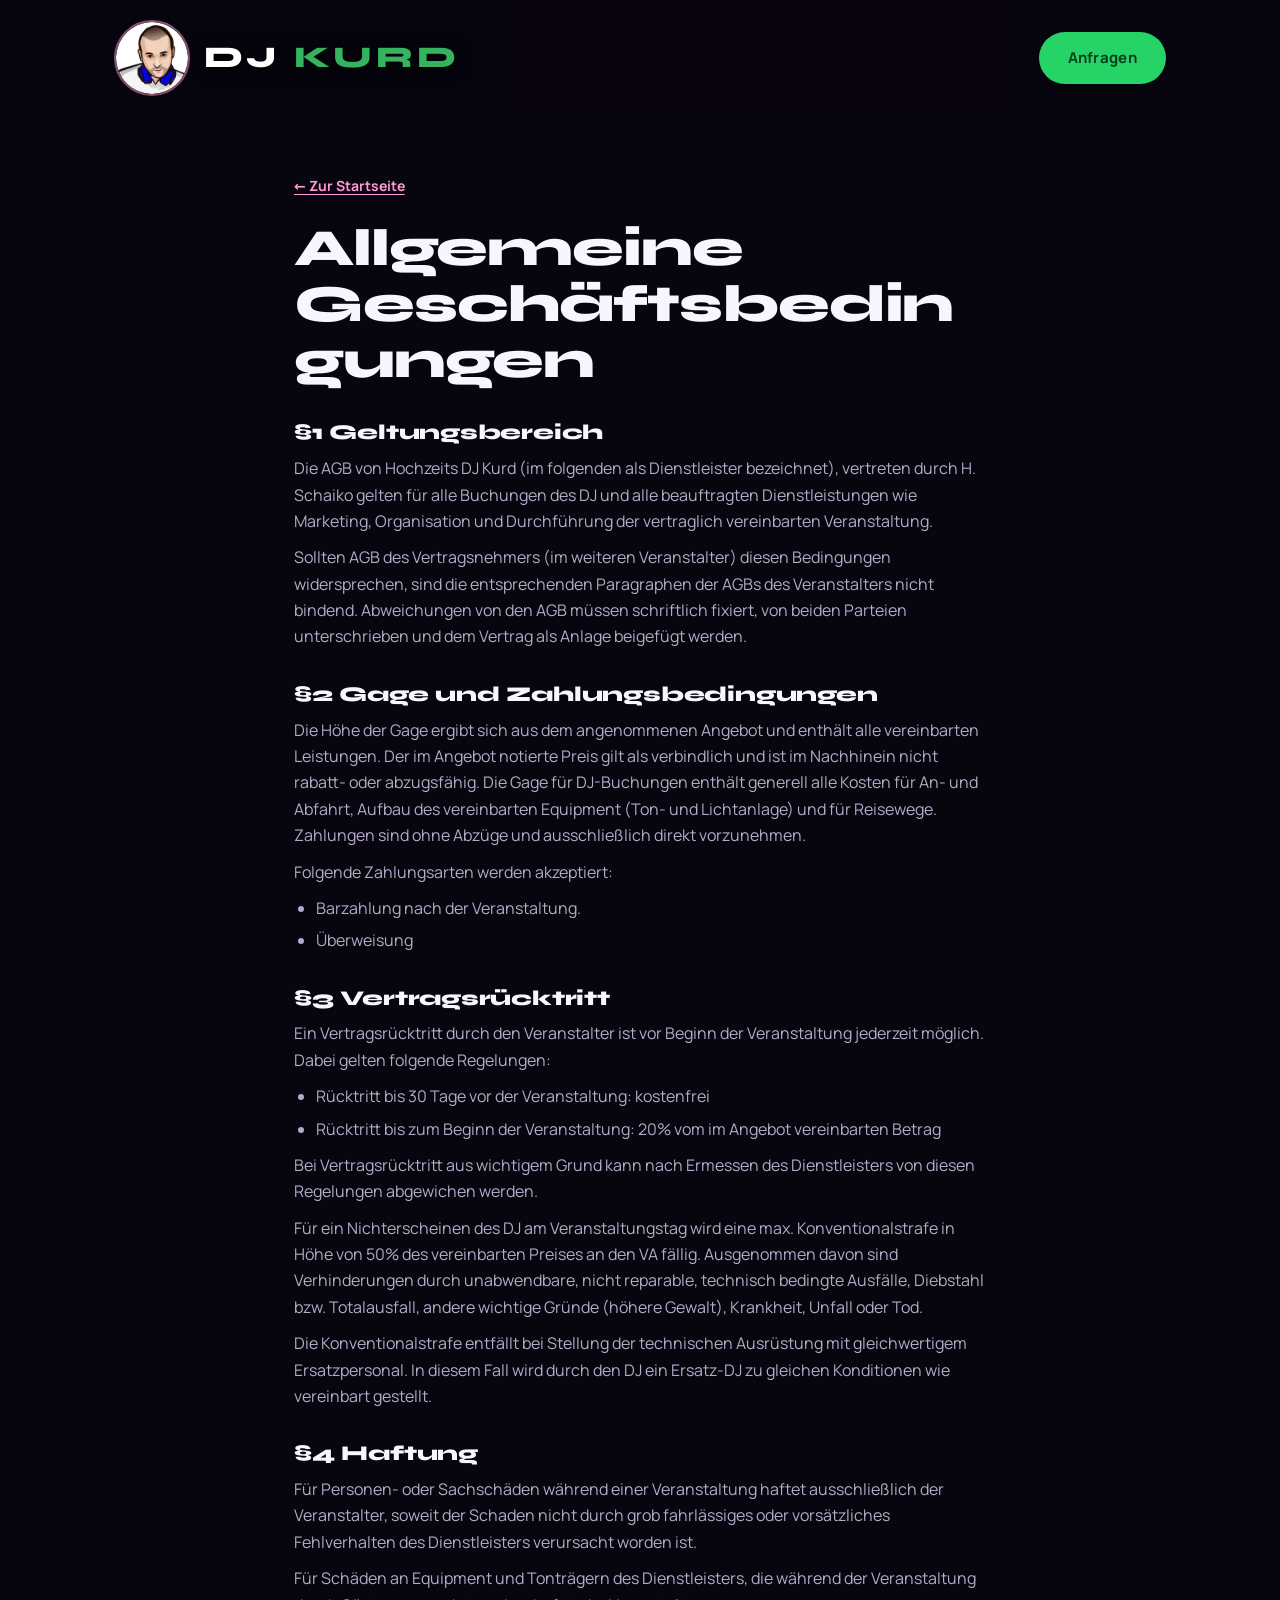
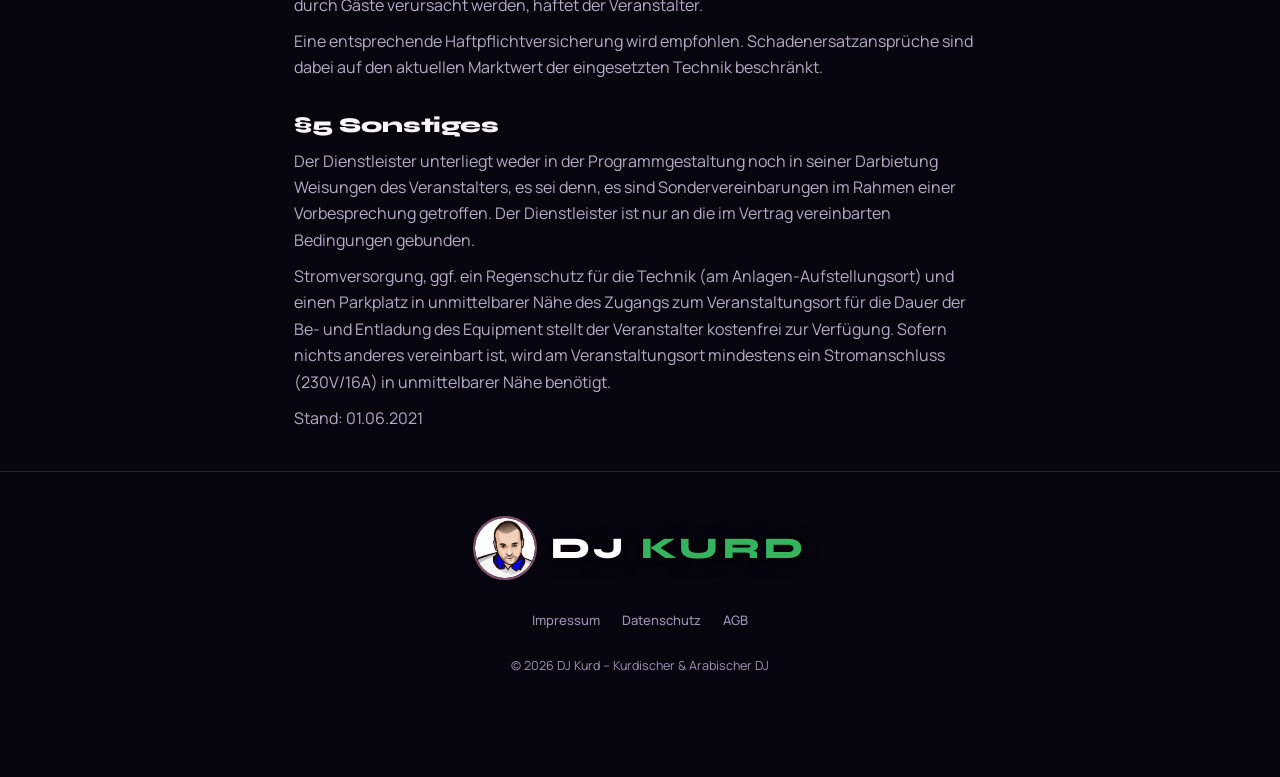
<file: agb.html>
<!DOCTYPE html>
<html lang="de" dir="ltr">
<head>
<meta charset="utf-8">
<meta name="viewport" content="width=device-width, initial-scale=1, viewport-fit=cover">
<title>Allgemeine Geschäftsbedingungen – DJ Kurd</title>
<meta name="robots" content="noindex, follow">
<link rel="canonical" href="https://www.djkurd.de/agb.html">
<meta name="theme-color" content="#07050d">
<link rel="icon" href="favicon.ico" sizes="any">
<link rel="apple-touch-icon" href="apple-touch-icon.png">
<link rel="stylesheet" href="assets/site.css?v=7">
</head>
<body class="legal-page">
<a class="skip" href="#main">Zum Inhalt springen</a>
<div class="top">
  <header class="nav">
    <div class="wrap">
      <a class="brand" href="index.html"><img src="apple-touch-icon.png" alt="" width="36" height="36">DJ <b>KURD</b></a>
      <a class="btn btn-wa" href="index.html#kontakt">Anfragen</a>
    </div>
  </header>
</div>
<main id="main" class="legal-main">
  <div class="wrap">
    <a class="back" href="index.html">← Zur Startseite</a>
    <h1>Allgemeine Geschäftsbedingungen</h1>
    <h2>§1 Geltungsbereich</h2>
    <p>Die AGB von Hochzeits DJ Kurd (im folgenden als Dienstleister bezeichnet), vertreten durch H. Schaiko gelten für alle Buchungen des DJ und alle beauftragten Dienstleistungen wie Marketing, Organisation und Durchführung der vertraglich vereinbarten Veranstaltung.</p>
    <p>Sollten AGB des Vertragsnehmers (im weiteren Veranstalter) diesen Bedingungen widersprechen, sind die entsprechenden Paragraphen der AGBs des Veranstalters nicht bindend. Abweichungen von den AGB müssen schriftlich fixiert, von beiden Parteien unterschrieben und dem Vertrag als Anlage beigefügt werden.</p>
    <h2>§2 Gage und Zahlungsbedingungen</h2>
    <p>Die Höhe der Gage ergibt sich aus dem angenommenen Angebot und enthält alle vereinbarten Leistungen. Der im Angebot notierte Preis gilt als verbindlich und ist im Nachhinein nicht rabatt- oder abzugsfähig. Die Gage für DJ-Buchungen enthält generell alle Kosten für An- und Abfahrt, Aufbau des vereinbarten Equipment (Ton- und Lichtanlage) und für Reisewege. Zahlungen sind ohne Abzüge und ausschließlich direkt vorzunehmen.</p>
    <p>Folgende Zahlungsarten werden akzeptiert:</p>
    <ul>
      <li>Barzahlung nach der Veranstaltung.</li>
      <li>Überweisung</li>
    </ul>
    <h2>§3 Vertragsrücktritt</h2>
    <p>Ein Vertragsrücktritt durch den Veranstalter ist vor Beginn der Veranstaltung jederzeit möglich. Dabei gelten folgende Regelungen:</p>
    <ul>
      <li>Rücktritt bis 30 Tage vor der Veranstaltung: kostenfrei</li>
      <li>Rücktritt bis zum Beginn der Veranstaltung: 20% vom im Angebot vereinbarten Betrag</li>
    </ul>
    <p>Bei Vertragsrücktritt aus wichtigem Grund kann nach Ermessen des Dienstleisters von diesen Regelungen abgewichen werden.</p>
    <p>Für ein Nichterscheinen des DJ am Veranstaltungstag wird eine max. Konventionalstrafe in Höhe von 50% des vereinbarten Preises an den VA fällig. Ausgenommen davon sind Verhinderungen durch unabwendbare, nicht reparable, technisch bedingte Ausfälle, Diebstahl bzw. Totalausfall, andere wichtige Gründe (höhere Gewalt), Krankheit, Unfall oder Tod.</p>
    <p>Die Konventionalstrafe entfällt bei Stellung der technischen Ausrüstung mit gleichwertigem Ersatzpersonal. In diesem Fall wird durch den DJ ein Ersatz-DJ zu gleichen Konditionen wie vereinbart gestellt.</p>
    <h2>§4 Haftung</h2>
    <p>Für Personen- oder Sachschäden während einer Veranstaltung haftet ausschließlich der Veranstalter, soweit der Schaden nicht durch grob fahrlässiges oder vorsätzliches Fehlverhalten des Dienstleisters verursacht worden ist.</p>
    <p>Für Schäden an Equipment und Tonträgern des Dienstleisters, die während der Veranstaltung durch Gäste verursacht werden, haftet der Veranstalter.</p>
    <p>Eine entsprechende Haftpflichtversicherung wird empfohlen. Schadenersatzansprüche sind dabei auf den aktuellen Marktwert der eingesetzten Technik beschränkt.</p>
    <h2>§5 Sonstiges</h2>
    <p>Der Dienstleister unterliegt weder in der Programmgestaltung noch in seiner Darbietung Weisungen des Veranstalters, es sei denn, es sind Sondervereinbarungen im Rahmen einer Vorbesprechung getroffen. Der Dienstleister ist nur an die im Vertrag vereinbarten Bedingungen gebunden.</p>
    <p>Stromversorgung, ggf. ein Regenschutz für die Technik (am Anlagen-Aufstellungsort) und einen Parkplatz in unmittelbarer Nähe des Zugangs zum Veranstaltungsort für die Dauer der Be- und Entladung des Equipment stellt der Veranstalter kostenfrei zur Verfügung. Sofern nichts anderes vereinbart ist, wird am Veranstaltungsort mindestens ein Stromanschluss (230V/16A) in unmittelbarer Nähe benötigt.</p>
    <p>Stand: 01.06.2021</p>

  </div>
</main>
<footer class="site">
  <div class="wrap">
    <a class="brand" href="index.html"><img src="apple-touch-icon.png" alt="" width="36" height="36">DJ <b>KURD</b></a>
    <nav class="legal-links" aria-label="Rechtliches">
      <a href="impressum.html">Impressum</a>
      <a href="datenschutz.html">Datenschutz</a>
      <a href="agb.html">AGB</a>
    </nav>
    <small>© 2026 DJ Kurd – Kurdischer &amp; Arabischer DJ</small>
  </div>
</footer>
</body>
</html>
</file>
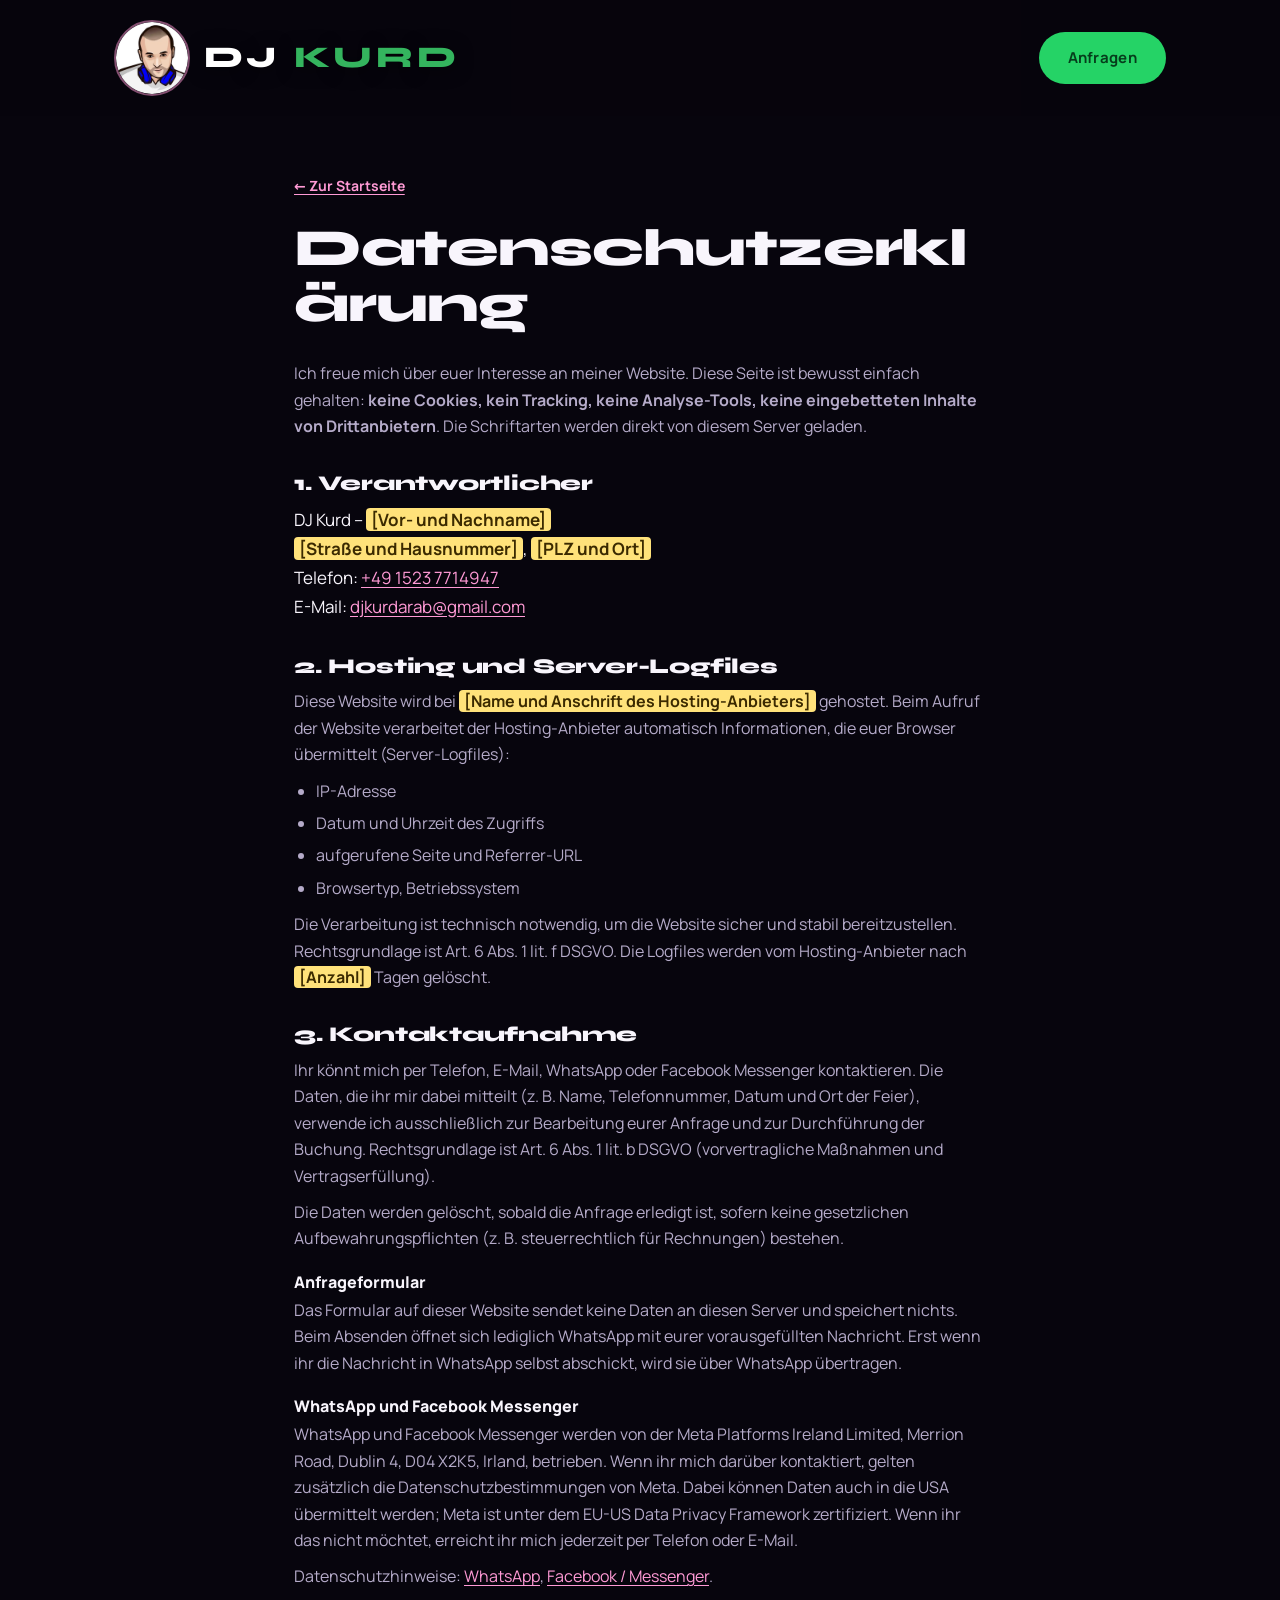
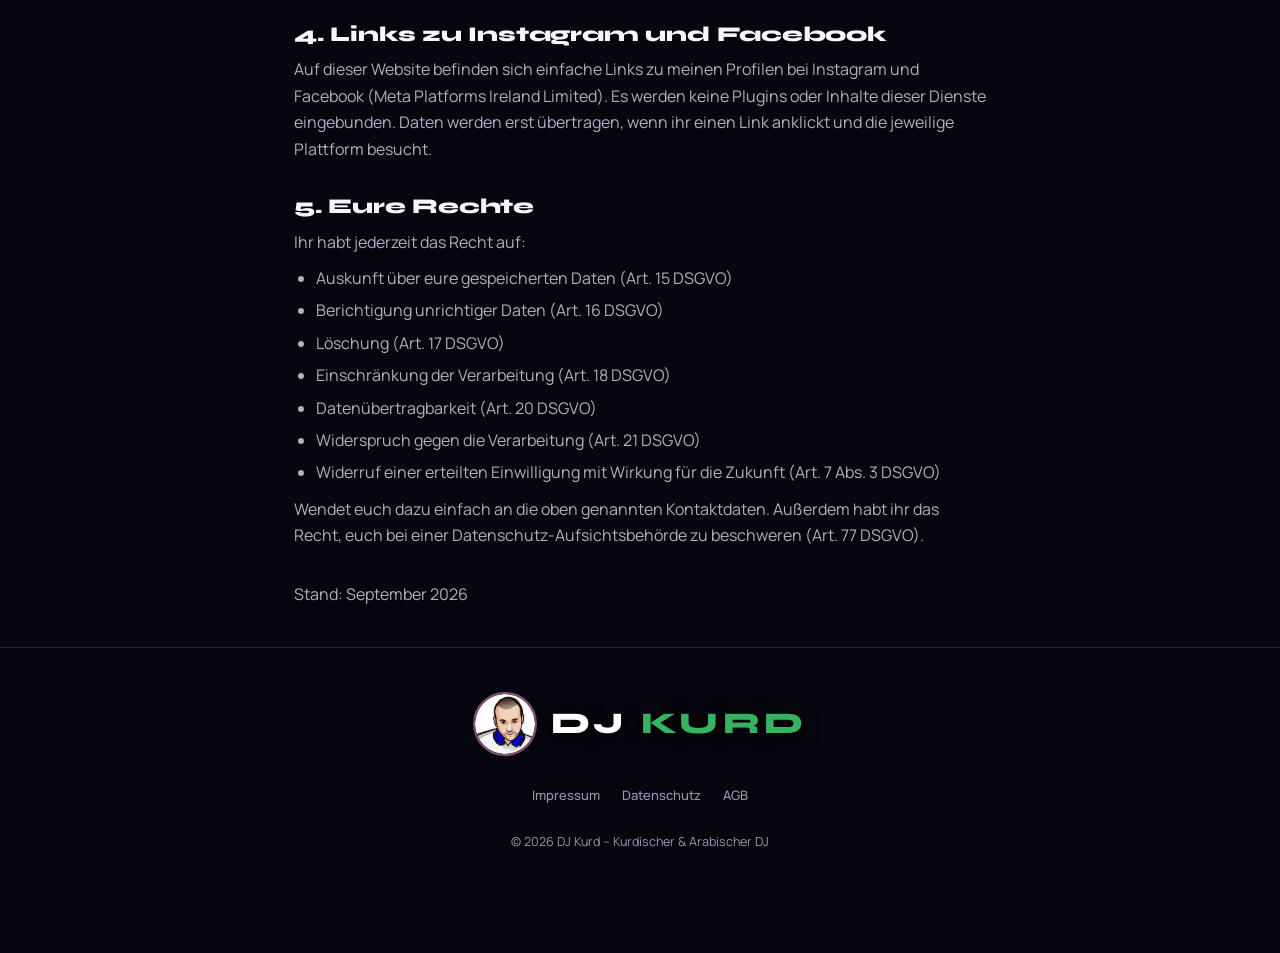
<file: datenschutz.html>
<!DOCTYPE html>
<html lang="de" dir="ltr">
<head>
<meta charset="utf-8">
<meta name="viewport" content="width=device-width, initial-scale=1, viewport-fit=cover">
<title>Datenschutzerklärung – DJ Kurd</title>
<meta name="robots" content="noindex, follow">
<link rel="canonical" href="https://www.djkurd.de/datenschutz.html">
<meta name="theme-color" content="#07050d">
<link rel="icon" href="favicon.ico" sizes="any">
<link rel="apple-touch-icon" href="apple-touch-icon.png">
<link rel="stylesheet" href="assets/site.css?v=7">
</head>
<body class="legal-page">
<a class="skip" href="#main">Zum Inhalt springen</a>
<div class="top">
  <header class="nav">
    <div class="wrap">
      <a class="brand" href="index.html"><img src="apple-touch-icon.png" alt="" width="36" height="36">DJ <b>KURD</b></a>
      <a class="btn btn-wa" href="index.html#kontakt">Anfragen</a>
    </div>
  </header>
</div>
<main id="main" class="legal-main">
  <div class="wrap">
    <a class="back" href="index.html">← Zur Startseite</a>
    <h1>Datenschutzerklärung</h1>
    <p>Ich freue mich über euer Interesse an meiner Website. Diese Seite ist bewusst einfach gehalten: <strong>keine Cookies, kein Tracking, keine Analyse-Tools, keine eingebetteten Inhalte von Drittanbietern</strong>. Die Schriftarten werden direkt von diesem Server geladen.</p>

    <h2>1. Verantwortlicher</h2>
    <address>
      DJ Kurd – <span class="todo">[Vor- und Nachname]</span><br>
      <span class="todo">[Straße und Hausnummer]</span>, <span class="todo">[PLZ und Ort]</span><br>
      Telefon: <a href="tel:+4915237714947">+49 1523 7714947</a><br>
      E-Mail: <a href="mailto:djkurdarab@gmail.com">djkurdarab@gmail.com</a>
    </address>

    <h2>2. Hosting und Server-Logfiles</h2>
    <p>Diese Website wird bei <span class="todo">[Name und Anschrift des Hosting-Anbieters]</span> gehostet. Beim Aufruf der Website verarbeitet der Hosting-Anbieter automatisch Informationen, die euer Browser übermittelt (Server-Logfiles):</p>
    <ul>
      <li>IP-Adresse</li>
      <li>Datum und Uhrzeit des Zugriffs</li>
      <li>aufgerufene Seite und Referrer-URL</li>
      <li>Browsertyp, Betriebssystem</li>
    </ul>
    <p>Die Verarbeitung ist technisch notwendig, um die Website sicher und stabil bereitzustellen. Rechtsgrundlage ist Art. 6 Abs. 1 lit. f DSGVO. Die Logfiles werden vom Hosting-Anbieter nach <span class="todo">[Anzahl]</span> Tagen gelöscht.</p>

    <h2>3. Kontaktaufnahme</h2>
    <p>Ihr könnt mich per Telefon, E-Mail, WhatsApp oder Facebook Messenger kontaktieren. Die Daten, die ihr mir dabei mitteilt (z. B. Name, Telefonnummer, Datum und Ort der Feier), verwende ich ausschließlich zur Bearbeitung eurer Anfrage und zur Durchführung der Buchung. Rechtsgrundlage ist Art. 6 Abs. 1 lit. b DSGVO (vorvertragliche Maßnahmen und Vertragserfüllung).</p>
    <p>Die Daten werden gelöscht, sobald die Anfrage erledigt ist, sofern keine gesetzlichen Aufbewahrungspflichten (z. B. steuerrechtlich für Rechnungen) bestehen.</p>

    <h3>Anfrageformular</h3>
    <p>Das Formular auf dieser Website sendet keine Daten an diesen Server und speichert nichts. Beim Absenden öffnet sich lediglich WhatsApp mit eurer vorausgefüllten Nachricht. Erst wenn ihr die Nachricht in WhatsApp selbst abschickt, wird sie über WhatsApp übertragen.</p>

    <h3>WhatsApp und Facebook Messenger</h3>
    <p>WhatsApp und Facebook Messenger werden von der Meta Platforms Ireland Limited, Merrion Road, Dublin 4, D04 X2K5, Irland, betrieben. Wenn ihr mich darüber kontaktiert, gelten zusätzlich die Datenschutzbestimmungen von Meta. Dabei können Daten auch in die USA übermittelt werden; Meta ist unter dem EU-US Data Privacy Framework zertifiziert. Wenn ihr das nicht möchtet, erreicht ihr mich jederzeit per Telefon oder E-Mail.</p>
    <p>Datenschutzhinweise: <a href="https://www.whatsapp.com/legal/privacy-policy-eea" rel="noopener" target="_blank">WhatsApp</a>, <a href="https://www.facebook.com/privacy/policy/" rel="noopener" target="_blank">Facebook / Messenger</a>.</p>

    <h2>4. Links zu Instagram und Facebook</h2>
    <p>Auf dieser Website befinden sich einfache Links zu meinen Profilen bei Instagram und Facebook (Meta Platforms Ireland Limited). Es werden keine Plugins oder Inhalte dieser Dienste eingebunden. Daten werden erst übertragen, wenn ihr einen Link anklickt und die jeweilige Plattform besucht.</p>

    <h2>5. Eure Rechte</h2>
    <p>Ihr habt jederzeit das Recht auf:</p>
    <ul>
      <li>Auskunft über eure gespeicherten Daten (Art. 15 DSGVO)</li>
      <li>Berichtigung unrichtiger Daten (Art. 16 DSGVO)</li>
      <li>Löschung (Art. 17 DSGVO)</li>
      <li>Einschränkung der Verarbeitung (Art. 18 DSGVO)</li>
      <li>Datenübertragbarkeit (Art. 20 DSGVO)</li>
      <li>Widerspruch gegen die Verarbeitung (Art. 21 DSGVO)</li>
      <li>Widerruf einer erteilten Einwilligung mit Wirkung für die Zukunft (Art. 7 Abs. 3 DSGVO)</li>
    </ul>
    <p>Wendet euch dazu einfach an die oben genannten Kontaktdaten. Außerdem habt ihr das Recht, euch bei einer Datenschutz-Aufsichtsbehörde zu beschweren (Art. 77 DSGVO).</p>

    <p style="margin-top:32px">Stand: September 2026</p>

  </div>
</main>
<footer class="site">
  <div class="wrap">
    <a class="brand" href="index.html"><img src="apple-touch-icon.png" alt="" width="36" height="36">DJ <b>KURD</b></a>
    <nav class="legal-links" aria-label="Rechtliches">
      <a href="impressum.html">Impressum</a>
      <a href="datenschutz.html">Datenschutz</a>
      <a href="agb.html">AGB</a>
    </nav>
    <small>© 2026 DJ Kurd – Kurdischer &amp; Arabischer DJ</small>
  </div>
</footer>
</body>
</html>
</file>
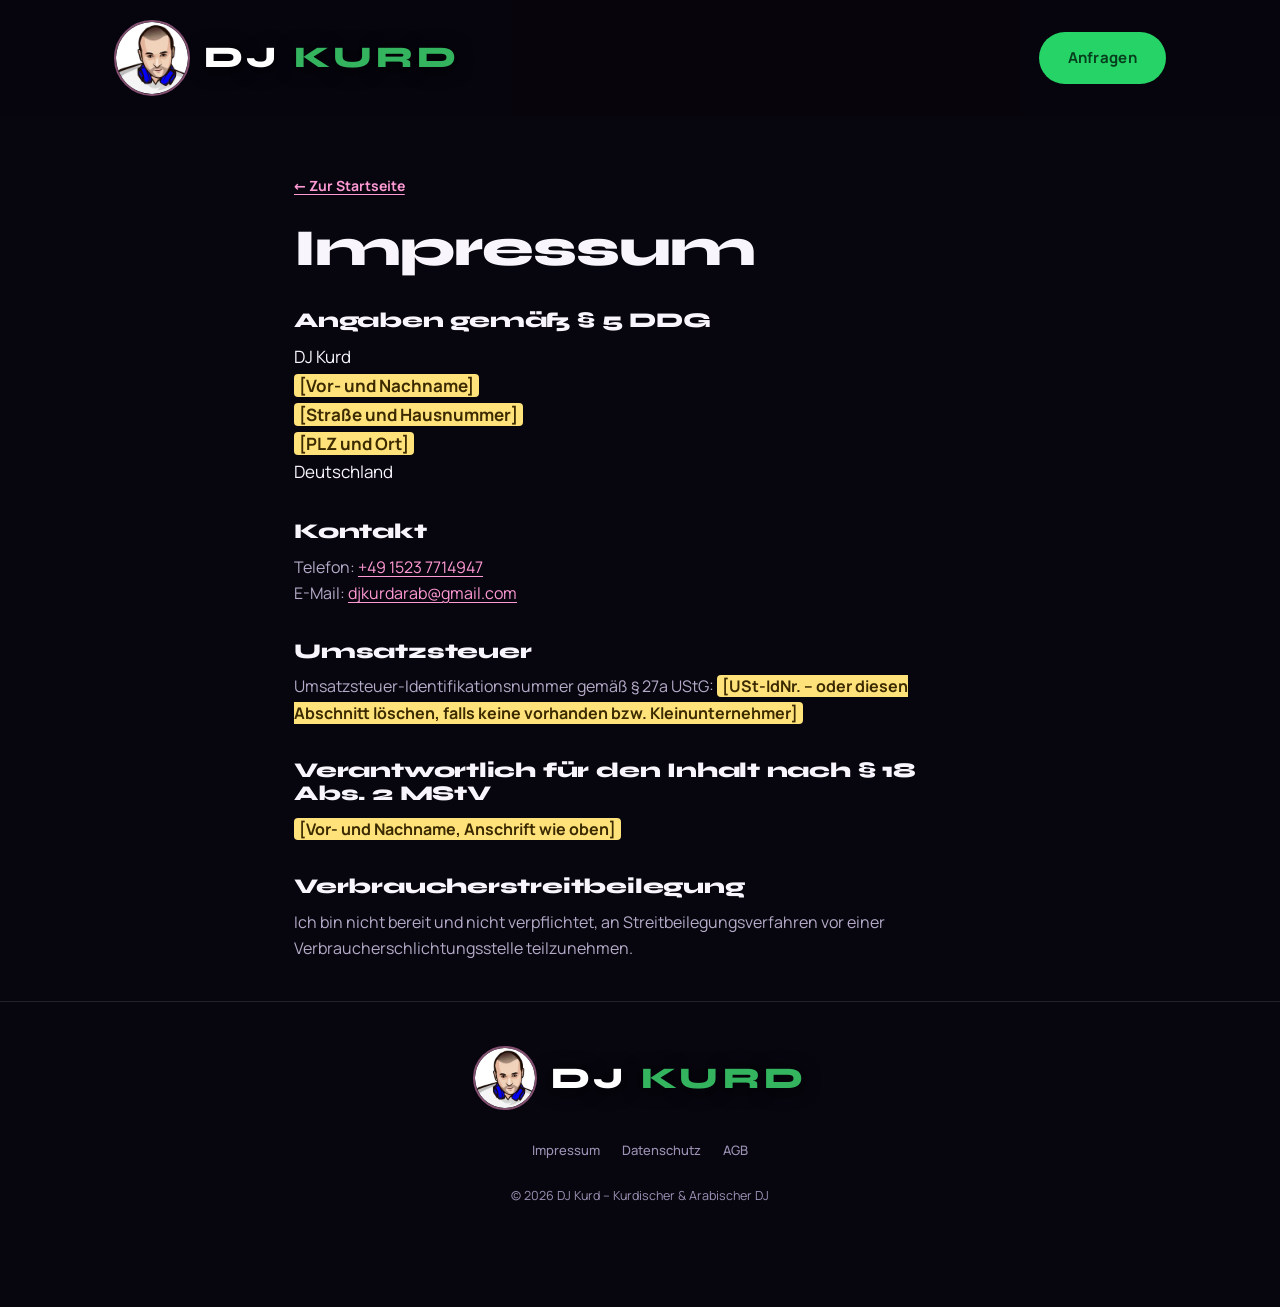
<file: impressum.html>
<!DOCTYPE html>
<html lang="de" dir="ltr">
<head>
<meta charset="utf-8">
<meta name="viewport" content="width=device-width, initial-scale=1, viewport-fit=cover">
<title>Impressum – DJ Kurd</title>
<meta name="robots" content="noindex, follow">
<link rel="canonical" href="https://www.djkurd.de/impressum.html">
<meta name="theme-color" content="#07050d">
<link rel="icon" href="favicon.ico" sizes="any">
<link rel="apple-touch-icon" href="apple-touch-icon.png">
<link rel="stylesheet" href="assets/site.css?v=7">
</head>
<body class="legal-page">
<a class="skip" href="#main">Zum Inhalt springen</a>
<div class="top">
  <header class="nav">
    <div class="wrap">
      <a class="brand" href="index.html"><img src="apple-touch-icon.png" alt="" width="36" height="36">DJ <b>KURD</b></a>
      <a class="btn btn-wa" href="index.html#kontakt">Anfragen</a>
    </div>
  </header>
</div>
<main id="main" class="legal-main">
  <div class="wrap">
    <a class="back" href="index.html">← Zur Startseite</a>
    <h1>Impressum</h1>
    <h2>Angaben gemäß § 5 DDG</h2>
    <address>
      DJ Kurd<br>
      <span class="todo">[Vor- und Nachname]</span><br>
      <span class="todo">[Straße und Hausnummer]</span><br>
      <span class="todo">[PLZ und Ort]</span><br>
      Deutschland
    </address>

    <h2>Kontakt</h2>
    <p>Telefon: <a href="tel:+4915237714947">+49 1523 7714947</a><br>
    E-Mail: <a href="mailto:djkurdarab@gmail.com">djkurdarab@gmail.com</a></p>

    <h2>Umsatzsteuer</h2>
    <p>Umsatzsteuer-Identifikationsnummer gemäß § 27a UStG: <span class="todo">[USt-IdNr. – oder diesen Abschnitt löschen, falls keine vorhanden bzw. Kleinunternehmer]</span></p>

    <h2>Verantwortlich für den Inhalt nach § 18 Abs. 2 MStV</h2>
    <p><span class="todo">[Vor- und Nachname, Anschrift wie oben]</span></p>

    <h2>Verbraucherstreitbeilegung</h2>
    <p>Ich bin nicht bereit und nicht verpflichtet, an Streitbeilegungsverfahren vor einer Verbraucherschlichtungsstelle teilzunehmen.</p>

  </div>
</main>
<footer class="site">
  <div class="wrap">
    <a class="brand" href="index.html"><img src="apple-touch-icon.png" alt="" width="36" height="36">DJ <b>KURD</b></a>
    <nav class="legal-links" aria-label="Rechtliches">
      <a href="impressum.html">Impressum</a>
      <a href="datenschutz.html">Datenschutz</a>
      <a href="agb.html">AGB</a>
    </nav>
    <small>© 2026 DJ Kurd – Kurdischer &amp; Arabischer DJ</small>
  </div>
</footer>
</body>
</html>
</file>
<file: assets/site.css>
/* DJ Kurd — shared styles. Mobile-first: base = phones, min-width queries enhance.
   Logical properties (inline/block) are used so an RTL copy (dir="rtl") works unchanged. */
@import url("fonts.css");

:root{
  --bg:#07050d;--surface:#130e1f;--surface-2:#1a1329;--steel:#9a8fb4;
  --text:#f8f5fc;--muted:#b5abc9;--dim:#9d92b6;
  --line:rgba(255,255,255,.12);--line-2:rgba(255,255,255,.22);
  --violet:#7b3fe4;--pink:#e5399b;--pink-2:#ff9ad5;--pink-ink:#a6277f;
  --paper:#f6f3fa;--ink:#150e22;--ink-2:#4d4366;--paper-line:rgba(21,14,34,.1);
  --wa:#25d366;--wa-ink:#063d1c;--ms:#0a7cff;
  --display:"Syne",sans-serif;--body:"Manrope",system-ui,sans-serif;--script:"Playfair Display",Georgia,serif;
  --grad:linear-gradient(120deg,#d42c8c,#7a30d8);
  --grad-badge:linear-gradient(120deg,#c02780,#6d2fc4);
  --pad:max(16px,env(safe-area-inset-left));--wrap:1180px;--head-h:78px;
  color-scheme:dark;
}
@media (prefers-color-scheme:dark){:root:not([data-theme="light"]){--bg:#07050d;--text:#f8f5fc;color-scheme:dark}}
:root[data-theme="dark"],:root[data-theme="light"]{--bg:#07050d;--text:#f8f5fc;color-scheme:dark}

*{box-sizing:border-box}
html{-webkit-text-size-adjust:100%;scroll-behavior:smooth;scroll-padding-top:calc(var(--head-h) + var(--hint-h,0px) + 12px)}
body{margin:0;background:var(--bg);color:var(--text);font-family:var(--body);font-size:16px;line-height:1.65;-webkit-font-smoothing:antialiased;overflow-x:hidden}
img,svg{display:block;max-width:100%}
img{height:auto}
a{color:inherit;text-decoration:none}
p{margin:0}
ul{margin:0;padding:0;list-style:none}
h1,h2,h3{font-family:var(--display);font-weight:800;letter-spacing:-.02em;margin:0;line-height:1.08;overflow-wrap:break-word;hyphens:auto}
:focus-visible{outline:2px solid var(--pink-2);outline-offset:3px;border-radius:6px}
.skip{position:absolute;inset-inline-start:-999px;top:12px;background:var(--pink);color:#fff;padding:10px 16px;border-radius:999px;font-weight:700;z-index:200}
.skip:focus{inset-inline-start:12px}
.wrap{max-width:var(--wrap);margin:0 auto;padding-inline:var(--pad)}
.sec{padding:64px 0}
.todo{background:#ffe27a;color:#3b2a00;padding:0 .3em;border-radius:4px;font-weight:700}

/* Buttons */
.btn{display:inline-flex;align-items:center;justify-content:center;gap:10px;min-height:52px;padding:14px 28px;border-radius:999px;font-weight:700;font-size:15px;letter-spacing:.02em;line-height:1.1;border:1px solid transparent;cursor:pointer;font-family:inherit;text-align:center}
.btn svg{width:20px;height:20px;flex:none}
.btn-pink{background:var(--grad);color:#fff;box-shadow:0 14px 34px rgba(229,57,155,.32),inset 0 1px 0 rgba(255,255,255,.28)}
.btn-pink:hover{filter:brightness(1.1)}
.btn-ghost{background:rgba(255,255,255,.08);border-color:var(--line-2);color:#fff;backdrop-filter:blur(8px);-webkit-backdrop-filter:blur(8px)}
.btn-ghost:hover{background:rgba(255,255,255,.15);border-color:rgba(255,255,255,.4)}
.btn-ink{background:var(--ink);color:#fff}
.btn-ink:hover{background:#231738}
.btn-wa{background:var(--wa);color:var(--wa-ink)}
.btn-wa:hover{filter:brightness(1.06)}
.btn-block{width:100%}
.link{display:inline-flex;align-items:center;gap:8px;min-height:44px;font-weight:700;font-size:13px;letter-spacing:.14em;text-transform:uppercase;color:var(--pink-2)}
.link span{border-bottom:1px solid currentColor;padding-bottom:3px}
.link:hover{color:#fff}

/* Section headings */
.script{display:block;font-family:var(--script);font-style:italic;font-weight:500;font-size:21px;line-height:1.1;letter-spacing:0;color:var(--pink-2);margin-bottom:12px}
.head{text-align:center;max-width:680px;margin:0 auto 36px}
.head h2{font-size:clamp(30px,8vw,58px)}
.head p{color:var(--muted);font-size:16px;margin-top:14px}
.paper{background:var(--paper);color:var(--ink)}
.paper h2,.paper h3{color:var(--ink)}
.paper .head p{color:var(--ink-2)}
.paper .script{color:var(--pink-ink)}
.paper .link{color:var(--pink-ink)}
.paper .link:hover{color:var(--ink)}

/* Header — mobile: fixed compact bar; desktop: over the hero */
.top{position:fixed;inset-block-start:0;inset-inline:0;z-index:50}
.topbar{display:none}
.nav{background:rgba(7,5,13,.82);backdrop-filter:blur(12px);-webkit-backdrop-filter:blur(12px);border-bottom:1px solid var(--line);padding-top:env(safe-area-inset-top)}
.nav .wrap{position:relative;display:flex;align-items:center;justify-content:space-between;gap:16px;height:var(--head-h)}
.brand{display:inline-flex;align-items:center;gap:12px;font-family:var(--display);font-weight:800;font-size:22px;letter-spacing:.14em;color:#fff;white-space:nowrap}
.brand img{width:52px;height:52px;border-radius:50%;border:2px solid rgba(255,154,213,.5)}
.brand b{color:#34b45e;font-weight:800}
.nav-end{display:flex;align-items:center;gap:8px}
.icon-btn{display:inline-flex;align-items:center;justify-content:center;width:44px;height:44px;border-radius:999px;border:1px solid var(--line-2);background:rgba(255,255,255,.06);color:#fff}
.icon-btn svg{width:20px;height:20px}
.menu-check{position:absolute;opacity:0;width:1px;height:1px;pointer-events:none}
.menu-btn{display:flex;flex-direction:column;justify-content:center;align-items:center;gap:5px;cursor:pointer}
.menu-btn span{display:block;width:18px;height:2px;background:#fff;border-radius:2px;transition:transform .2s,opacity .2s}
.menu-check:checked ~ .nav-end .menu-btn span:first-child{transform:translateY(3.5px) rotate(45deg)}
.menu-check:checked ~ .nav-end .menu-btn span:last-child{transform:translateY(-3.5px) rotate(-45deg)}
.menu-check:focus-visible ~ .nav-end .menu-btn{outline:2px solid var(--pink-2);outline-offset:3px}
.nav-menu{display:none;position:absolute;inset-inline:0;top:var(--head-h);max-height:calc(100svh - var(--head-h));overflow-y:auto;padding:6px var(--pad) 24px;background:#0a0713;border-bottom:1px solid var(--line);box-shadow:0 26px 44px rgba(0,0,0,.6)}
.menu-check:checked ~ .nav-menu{display:block}
.nav-menu nav{display:flex;flex-direction:column;font-size:15px;font-weight:600;letter-spacing:.12em;text-transform:uppercase}
.nav-menu nav a{padding:14px 0;border-bottom:1px solid var(--line)}
.nav-menu nav a:hover{color:var(--pink-2)}
.nav-menu .btn{margin-top:18px;width:100%}
.lang{display:flex;gap:8px;margin:12px 0 6px}
.lang a{flex:1;min-height:44px;display:inline-flex;align-items:center;justify-content:center;border:1px solid var(--line-2);border-radius:999px;font-size:14px;font-weight:700}
.lang a[aria-current="true"]{background:#fff;color:var(--ink);border-color:#fff}
.lang-inline{display:flex;gap:2px;padding-inline-start:16px;border-inline-start:1px solid rgba(255,255,255,.22)}
.lang-inline a{padding:3px 7px;border-radius:6px;font-weight:700;letter-spacing:.08em}
.lang-inline a[aria-current="true"]{background:rgba(255,255,255,.16);color:#fff}
.lang-hint{position:relative;display:flex;align-items:center;justify-content:center;min-height:42px;padding-block:6px;padding-inline:16px 48px;background:var(--grad);color:#fff;font-size:14px;font-weight:700;text-align:center}
.lang-hint[hidden]{display:none}
.lang-hint a{text-decoration:underline;text-underline-offset:3px}
.lang-hint button{position:absolute;inset-inline-end:4px;top:50%;transform:translateY(-50%);width:40px;height:40px;border:0;border-radius:999px;background:none;color:#fff;font:inherit;font-size:22px;line-height:1;cursor:pointer}
html.has-hint{--hint-h:42px}

/* Hero */
.hero{position:relative;overflow:hidden;min-height:100svh;display:flex;align-items:center;justify-content:center;text-align:center;padding:calc(var(--head-h) + var(--hint-h,0px) + 48px) 0 180px}
.hero-art{position:absolute;inset:0;z-index:0}
.hero-art .stage{position:absolute;inset:0;width:100%;height:100%;object-fit:cover;object-position:50% 100%}
.hero::before{content:"";position:absolute;inset:0;z-index:1;background:radial-gradient(ellipse 80% 55% at 50% 44%,rgba(5,3,11,.84),rgba(5,3,11,.4) 60%,rgba(5,3,11,0) 82%)}
.hero::after{content:"";position:absolute;inset:0;z-index:1;background:linear-gradient(180deg,rgba(5,3,11,.7) 0%,rgba(5,3,11,.25) 26%,rgba(5,3,11,.15) 56%,rgba(5,3,11,.72) 92%,#07050d 100%)}
.hero .wrap{position:relative;z-index:2}
.eyebrow{font-size:11.5px;font-weight:700;letter-spacing:.32em;text-transform:uppercase;color:var(--pink-2);text-shadow:0 2px 14px rgba(0,0,0,.6)}
.hero h1{font-size:clamp(30px,8vw,62px);line-height:1.02;margin:18px auto 18px;max-width:14ch;text-shadow:0 6px 40px rgba(0,0,0,.75);hyphens:manual}
.hero h1 em{font-family:var(--script);font-style:italic;font-weight:500;color:var(--pink-2)}
.hero .sub{color:rgba(255,255,255,.94);font-size:13px;font-weight:600;letter-spacing:.22em;text-transform:uppercase;text-shadow:0 2px 16px rgba(0,0,0,.7)}
.hero-actions{display:flex;flex-direction:column;gap:12px;margin:32px auto 0;max-width:340px}
.trust{display:flex;flex-wrap:wrap;justify-content:center;gap:8px;margin-top:28px}
.trust li{padding:7px 13px;border-radius:999px;background:rgba(5,3,11,.55);border:1px solid var(--line-2);font-size:12.5px;font-weight:600;color:rgba(255,255,255,.9);backdrop-filter:blur(6px);-webkit-backdrop-filter:blur(6px)}

/* Leistungen */
.services{padding-bottom:32px}
.svc-grid{display:grid;grid-template-columns:minmax(0,1fr);gap:16px}
.svc{background:#fff;border-radius:20px;overflow:hidden;box-shadow:0 18px 40px rgba(38,16,64,.10);display:flex;flex-direction:column}
.svc .shot{position:relative;aspect-ratio:2/1;background:#0a0713}
.svc .shot img{position:absolute;inset:0;width:100%;height:100%;object-fit:cover}
.svc .body{padding:20px 22px 12px;display:flex;flex-direction:column;gap:8px;flex:1}
.svc h3{font-size:14px;letter-spacing:.14em;text-transform:uppercase}
.svc p{font-size:15px;color:var(--ink-2);flex:1}
.svc .link{align-self:flex-start}

/* Preise */
.pricing{padding-top:32px}
.price-grid{display:grid;grid-template-columns:minmax(0,1fr);gap:28px;max-width:480px;margin:0 auto}
.pk{position:relative;padding:34px 24px 26px;border-radius:22px;background:#fff;border:1px solid var(--paper-line);display:flex;flex-direction:column;box-shadow:0 14px 34px rgba(38,16,64,.08)}
.pk h3{font-size:12.5px;letter-spacing:.2em;text-transform:uppercase;color:var(--ink-2);font-family:var(--body);font-weight:700}
.pk .amount{font-family:var(--display);font-weight:800;font-size:40px;letter-spacing:-.03em;line-height:1.05;margin:14px 0 22px;color:var(--ink)}
.pk .amount small{display:block;font-family:var(--body);font-size:12.5px;font-weight:600;letter-spacing:.14em;text-transform:uppercase;color:var(--ink-2);margin-bottom:6px}
.pk ul{display:grid;gap:11px;margin-bottom:28px;flex:1;align-content:start;font-size:15.5px;color:var(--ink-2)}
.pk li{padding-inline-start:24px;position:relative}
.pk li::before{content:"";position:absolute;inset-inline-start:0;top:11px;width:12px;height:2px;border-radius:2px;background:var(--pink-ink);opacity:.55}
.pk .btn{width:100%}
.pk.featured{background:linear-gradient(165deg,#241239,#100a1d);border-color:transparent;box-shadow:0 30px 60px rgba(38,16,64,.3)}
.pk.featured h3{color:var(--pink-2)}
.pk.featured .amount{color:#fff}
.pk.featured .amount small{color:rgba(255,255,255,.72)}
.pk.featured ul{color:rgba(255,255,255,.88)}
.pk.featured li::before{background:var(--pink-2);opacity:1}
.pk.silver{background:linear-gradient(160deg,#fbfbfc 0%,#dfe2e7 45%,#c3c8d0 100%);border-color:#b9bec7}
.pk.silver h3{color:#565c6b}
.pk.silver li::before{background:#7d8494;opacity:1}
.pk.gold{background:linear-gradient(160deg,#fff4c9 0%,#ebc766 42%,#c9962c 100%);border-color:#c9962c;box-shadow:0 30px 60px rgba(150,105,20,.32)}
.pk.gold h3{color:#6b4a06}
.pk.gold .amount{color:#2b1d02}
.pk.gold .amount small,.pk.gold ul{color:#4a3508}
.pk.gold li::before{background:#6b4a06;opacity:.8}
.pk.gold .badge{background:#2b1d02;box-shadow:0 10px 24px rgba(43,29,2,.35)}
.pk.platinum{background:linear-gradient(160deg,#ffffff 0%,#f4f6fa 55%,#e6eaf1 100%);border-color:#d5dbe5;box-shadow:0 14px 34px rgba(60,80,120,.12)}
.pk.platinum h3{color:#5a6a86;display:flex;align-items:center;gap:6px}
.pk.platinum li::before{background:#8fa3c4;opacity:1}
.gem{width:12px;height:12px;color:#6f8fc9;flex:none}
.badge{position:absolute;top:-14px;inset-inline-start:24px;padding:8px 15px;border-radius:999px;background:var(--grad-badge);color:#fff;font-size:10.5px;font-weight:800;letter-spacing:.14em;text-transform:uppercase;box-shadow:0 10px 24px rgba(229,57,155,.4)}
.note{text-align:center;color:var(--ink-2);font-size:14px;margin:28px auto 0;max-width:560px}
.note a{text-decoration:underline;text-underline-offset:3px}

/* Musik */
.region-grid{display:grid;grid-template-columns:minmax(0,1fr);gap:14px}
.region{padding:22px 20px;border-radius:20px;background:linear-gradient(160deg,var(--surface-2),var(--surface));border:1px solid var(--line)}
.region h3{font-size:21px;display:flex;align-items:baseline;justify-content:space-between;gap:12px}
.region h3 small{font-family:var(--body);font-size:11.5px;font-weight:700;letter-spacing:.16em;text-transform:uppercase;color:var(--dim);white-space:nowrap}
.region p{color:var(--muted);font-size:15px;margin-top:8px}
.chips{display:flex;flex-wrap:wrap;gap:8px;margin-top:14px}
.chips li{padding:6px 12px;border-radius:999px;background:rgba(255,154,213,.08);border:1px solid rgba(255,154,213,.24);color:#ffd2ec;font-size:13.5px;font-weight:600;line-height:1.3}
.region.wide{background:linear-gradient(140deg,rgba(212,44,140,.22),rgba(122,48,216,.22)),var(--surface)}

/* Technik */
.stats{display:grid;grid-template-columns:repeat(2,minmax(0,1fr));gap:12px;margin:0 auto 28px;max-width:560px}
.stat{padding:18px 16px;border-radius:18px;background:#fff;border:1px solid var(--paper-line);text-align:center}
.stat b{display:block;font-family:var(--display);font-size:30px;line-height:1.1;color:var(--pink-ink)}
.stat span{font-size:13px;font-weight:600;color:var(--ink-2)}
.gear-grid{display:grid;grid-template-columns:repeat(2,minmax(0,1fr));gap:12px}
.gear{background:#fff;border-radius:18px;border:1px solid var(--paper-line);overflow:hidden;display:flex;flex-direction:column}
.gear .pic{position:relative;aspect-ratio:1;background:#fff}
.gear .pic img{position:absolute;inset:14px;width:calc(100% - 28px);height:calc(100% - 28px);object-fit:contain}
.gear .body{padding:12px 14px 16px;border-top:1px solid var(--paper-line)}
.gear h3{font-family:var(--body);font-size:14.5px;font-weight:800;letter-spacing:0;line-height:1.3}
.gear p{font-size:13px;color:var(--ink-2);margin-top:4px;line-height:1.45}
.gear.lead{grid-column:1/-1}
.gear.lead .pic{aspect-ratio:2/1}

/* Effekte */
.fx-grid{display:grid;grid-template-columns:minmax(0,1fr);gap:14px}
.fx{position:relative;border-radius:20px;overflow:hidden;background:#0a0713;border:1px solid var(--line);min-height:220px}
.fx img{position:absolute;inset:0;width:100%;height:100%;object-fit:cover}
.fx figcaption{position:absolute;inset-inline:0;bottom:0;padding:40px 18px 16px;background:linear-gradient(180deg,rgba(5,3,11,0),rgba(5,3,11,.9));}
.fx figcaption b{display:block;font-family:var(--display);font-size:20px}
.fx figcaption span{font-size:14px;color:var(--muted)}
.fx.hero-fx{min-height:340px}
.fx.hero-fx img{object-position:50% 70%}
figure{margin:0}

/* Über mich */
.about-wrap{display:grid;grid-template-columns:minmax(0,1fr);gap:32px;align-items:center}
.portrait{position:relative;aspect-ratio:4/5;border-radius:24px;overflow:hidden;background:#0a0713;border:1px solid var(--line);box-shadow:0 30px 70px rgba(0,0,0,.55);max-width:420px;width:100%;margin:0 auto}
.portrait img{position:absolute;inset:0;width:100%;height:100%;object-fit:cover;object-position:50% 20%}
.about h2{font-size:clamp(30px,8vw,50px);margin-bottom:20px}
.about p{color:var(--muted);max-width:56ch;font-size:16.5px}
.about p + p{margin-top:14px}
.about .sign{font-family:var(--script);font-style:italic;font-size:26px;color:var(--pink-2);margin-top:22px}

/* Instagram band */
.insta{padding:0 0 64px}
.insta-card{display:grid;gap:18px;padding:28px 22px;border-radius:24px;background:linear-gradient(130deg,rgba(212,44,140,.3),rgba(122,48,216,.3)),var(--surface);border:1px solid var(--line-2);text-align:center}
.insta-card h2{font-size:clamp(26px,7vw,40px)}
.insta-card p{color:var(--muted)}

/* Einsatzgebiete */
.areas{padding-top:0}
.city-list{display:flex;flex-wrap:wrap;justify-content:center;gap:8px;max-width:900px;margin:0 auto}
.city-list li{padding:8px 14px;border-radius:999px;border:1px solid var(--line-2);font-size:14px;font-weight:600;color:var(--muted)}
.city-list li.country{color:#fff;border-color:rgba(255,154,213,.5)}

/* Kontakt */
.contact{border-top:1px solid var(--line);background:linear-gradient(180deg,#0b0716,#07050d);padding-bottom:110px}
.quick{display:grid;gap:12px;max-width:780px;margin:0 auto 28px}
.direct{display:flex;flex-direction:column;align-items:center;gap:6px;margin-top:34px;font-size:15px;color:var(--muted)}
.direct a{display:inline-flex;align-items:center;gap:10px;min-height:44px}
.direct a:hover{color:#fff}
.direct svg{width:18px;height:18px;color:var(--pink-2)}

/* Footer */
.site{border-top:1px solid var(--line);padding:44px 0 calc(100px + env(safe-area-inset-bottom));text-align:center}
.site .brand{justify-content:center}
.site nav{display:flex;justify-content:center;gap:4px 22px;flex-wrap:wrap;margin:20px 0 12px;font-size:12.5px;font-weight:600;letter-spacing:.12em;text-transform:uppercase;color:var(--muted)}
.site nav a{min-height:44px;display:inline-flex;align-items:center}
.site nav a:hover{color:#fff}
.site .social{display:flex;justify-content:center;gap:10px;color:var(--steel)}
.site .social a{width:44px;height:44px;display:inline-flex;align-items:center;justify-content:center}
.site .social svg{width:20px;height:20px}
.site .social a:hover{color:var(--pink-2)}
.site .legal-links{font-size:13px;color:var(--dim);margin-top:10px;text-transform:none;letter-spacing:0;font-weight:500}
.site small{display:block;margin-top:14px;color:var(--dim);font-size:12.5px}

/* Chat button (WhatsApp / Messenger) */
.chat{position:fixed;right:max(16px,env(safe-area-inset-right));bottom:max(16px,env(safe-area-inset-bottom));z-index:90}
.chat summary{list-style:none;display:flex;align-items:center;gap:10px;height:58px;padding:0 20px 0 16px;border-radius:999px;background:var(--wa);color:var(--wa-ink);font-weight:800;font-size:15px;cursor:pointer;box-shadow:0 14px 34px rgba(0,0,0,.45),0 0 0 4px rgba(37,211,102,.18)}
.chat summary::-webkit-details-marker{display:none}
.chat summary svg{width:28px;height:28px;flex:none}
.chat summary .x{display:none}
.chat[open] summary{background:#fff;color:var(--ink);box-shadow:0 14px 34px rgba(0,0,0,.45)}
.chat[open] summary .open-ic{display:none}
.chat[open] summary .x{display:block;width:22px;height:22px}
.chat-menu{position:absolute;right:0;bottom:70px;width:min(300px,calc(100vw - 32px));padding:16px;border-radius:20px;background:#fff;color:var(--ink);box-shadow:0 24px 60px rgba(0,0,0,.55);transform-origin:100% 100%;animation:pop .18s ease-out}
.chat-menu p{font-size:14px;color:var(--ink-2);margin:0 4px 12px;line-height:1.45}
.chat-menu p b{display:block;color:var(--ink);font-size:16px}
.chat-menu a{display:flex;align-items:center;gap:12px;min-height:56px;padding:10px 14px;border-radius:14px;font-weight:700;font-size:15px;color:#fff}
.chat-menu a + a{margin-top:8px}
.chat-menu a svg{width:26px;height:26px;flex:none}
.chat-menu a small{display:block;font-weight:500;font-size:12.5px;opacity:.85}
.chat-menu .wa{background:var(--wa);color:var(--wa-ink)}
.chat-menu .ms{background:var(--ms)}
.chat-menu a:hover{filter:brightness(1.06)}
@keyframes pop{from{opacity:0;transform:scale(.92) translateY(8px)}to{opacity:1;transform:none}}

/* Legal pages */
.legal-page .top{position:sticky}
.legal-main{padding:48px 0 40px}
.legal-main .wrap{max-width:820px}
.legal-main h1{font-size:clamp(32px,8vw,52px);margin-bottom:28px}
.legal-main h2{font-size:21px;margin:34px 0 10px;letter-spacing:-.01em}
.legal-main h3{font-family:var(--body);font-size:16px;font-weight:800;letter-spacing:0;margin:22px 0 6px}
.legal-main p,.legal-main li{color:var(--muted);font-size:16px}
.legal-main p + p{margin-top:10px}
.legal-main ul{list-style:disc;padding-inline-start:22px;margin:10px 0}
.legal-main li + li{margin-top:6px}
.legal-main a{color:var(--pink-2);text-decoration:underline;text-underline-offset:3px}
.legal-main address{font-style:normal;color:var(--text);line-height:1.7}
.back{display:inline-flex;align-items:center;gap:8px;min-height:44px;color:var(--pink-2);font-weight:700;font-size:14px;margin-bottom:12px}

/* ≥620px: small tablets */
@media (min-width:620px){
  :root{--pad:clamp(24px,5vw,64px)}
  .sec{padding:88px 0}
  .script{font-size:24px}
  .hero-actions{flex-direction:row;justify-content:center;max-width:none}
  .svc-grid{grid-template-columns:repeat(2,minmax(0,1fr));gap:20px}
  .svc .shot{aspect-ratio:4/3}
  .region-grid{grid-template-columns:repeat(2,minmax(0,1fr))}
  .region.wide,.region:first-child{grid-column:1/-1}
  .stats{grid-template-columns:repeat(4,minmax(0,1fr));max-width:none}
  .gear-grid{grid-template-columns:repeat(4,minmax(0,1fr));gap:16px}
  .gear.lead{grid-column:span 4}
  .fx-grid{grid-template-columns:repeat(2,minmax(0,1fr))}
  .fx.hero-fx{grid-column:1/-1;min-height:420px}
  .fx.wide{grid-column:1/-1}
  .quick{grid-template-columns:repeat(2,minmax(0,1fr))}
  .direct{flex-direction:row;justify-content:center;flex-wrap:wrap;gap:6px 34px}
  .insta-card{grid-template-columns:1fr auto;align-items:center;text-align:start;padding:36px 40px}
}

/* ≥860px: desktop header over the hero */
@media (min-width:860px){
  :root{--head-h:116px}
  html{scroll-padding-top:20px}
  body{font-size:17px}
  .top{position:absolute}
  .topbar{display:block;background:rgba(5,3,11,.68);border-bottom:1px solid rgba(255,255,255,.1);font-size:12.5px;color:rgba(255,255,255,.82);backdrop-filter:blur(10px);-webkit-backdrop-filter:blur(10px)}
  .topbar .wrap{display:flex;align-items:center;gap:6px 24px;min-height:34px;flex-wrap:wrap}
  .topbar a,.topbar span{display:inline-flex;align-items:center;gap:7px}
  .topbar a:hover{color:#fff}
  .topbar svg{width:14px;height:14px;color:var(--pink-2)}
  .topbar .end{margin-inline-start:auto}
  .nav{background:none;backdrop-filter:none;-webkit-backdrop-filter:none;border:0;padding-top:0}
  .nav .wrap{display:grid;grid-template-columns:minmax(0,1fr) auto minmax(0,1fr);height:var(--head-h)}
  .brand{grid-column:2;grid-row:1;justify-self:center;font-size:30px;gap:14px;text-shadow:0 2px 18px rgba(0,0,0,.6)}
  .nav-end{display:none}
  .nav-menu{display:contents}
  .nav-menu nav{flex-direction:row;align-items:center;gap:26px;font-size:12.5px;letter-spacing:.16em;grid-row:1;text-shadow:0 1px 12px rgba(0,0,0,.55)}
  .nav-menu nav a{padding:10px 0;border:0;color:rgba(255,255,255,.9)}
  .nav-menu .nav-start{grid-column:1}
  .nav-menu .nav-end-links{grid-column:3;justify-content:flex-end}
  .nav-menu .btn,.nav-menu .lang{display:none}
  .brand img{width:76px;height:76px}
  .site .brand img{width:64px;height:64px}
  .hero{min-height:min(96vh,940px);padding:calc(190px + var(--hint-h,0px)) 0 200px}
  .eyebrow{font-size:12.5px;letter-spacing:.46em}
  .hero .sub{font-size:14.5px;letter-spacing:.3em}
  .head{margin-bottom:60px}
  .svc-grid{grid-template-columns:repeat(4,minmax(0,1fr))}
  .price-grid{grid-template-columns:repeat(3,minmax(0,1fr));max-width:none;gap:20px}
  .pk{padding:38px 30px 30px}
  .region-grid{grid-template-columns:repeat(3,minmax(0,1fr));gap:18px}
  .region:first-child{grid-column:auto}
  .gear-grid{grid-template-columns:repeat(4,minmax(0,1fr))}
  .gear.lead{grid-column:span 2;grid-row:span 2}
  .gear.lead .pic{flex:1;aspect-ratio:auto;min-height:240px}
  .fx-grid{grid-template-columns:repeat(3,minmax(0,1fr));grid-auto-rows:260px}
  .fx.hero-fx{grid-column:span 2;grid-row:span 2;min-height:0}
  .fx.wide{grid-column:1/-1}
  .fx{min-height:0}
  .about-wrap{grid-template-columns:minmax(0,.8fr) minmax(0,1.2fr);gap:clamp(40px,5vw,72px)}
  .portrait{max-width:none}
  .legal-page .nav{background:rgba(7,5,13,.9)}
  .legal-page .nav .wrap{display:flex}
}

/* Arabic: Cairo font, no letter-spacing (it breaks joined letters), roomier line height */
html[lang="ar"]{--display:"Cairo",sans-serif;--body:"Cairo",system-ui,sans-serif;--script:"Cairo",sans-serif}
html[lang="ar"] body{line-height:1.8}
html[lang="ar"] *{letter-spacing:0!important}
html[lang="ar"] h1,html[lang="ar"] h2,html[lang="ar"] h3{line-height:1.35;hyphens:none}
html[lang="ar"] .hero h1{line-height:1.3}
html[lang="ar"] .hero h1 em,html[lang="ar"] .script{font-style:normal;font-weight:700}
html[lang="ar"] .brand{font-family:"Syne",sans-serif;letter-spacing:.14em!important}
html[lang="ar"] .eyebrow,html[lang="ar"] .hero .sub{font-size:15px}

@media (prefers-reduced-motion:reduce){
  html{scroll-behavior:auto}
  *,*::before,*::after{animation:none!important;transition:none!important}
}
</file>
